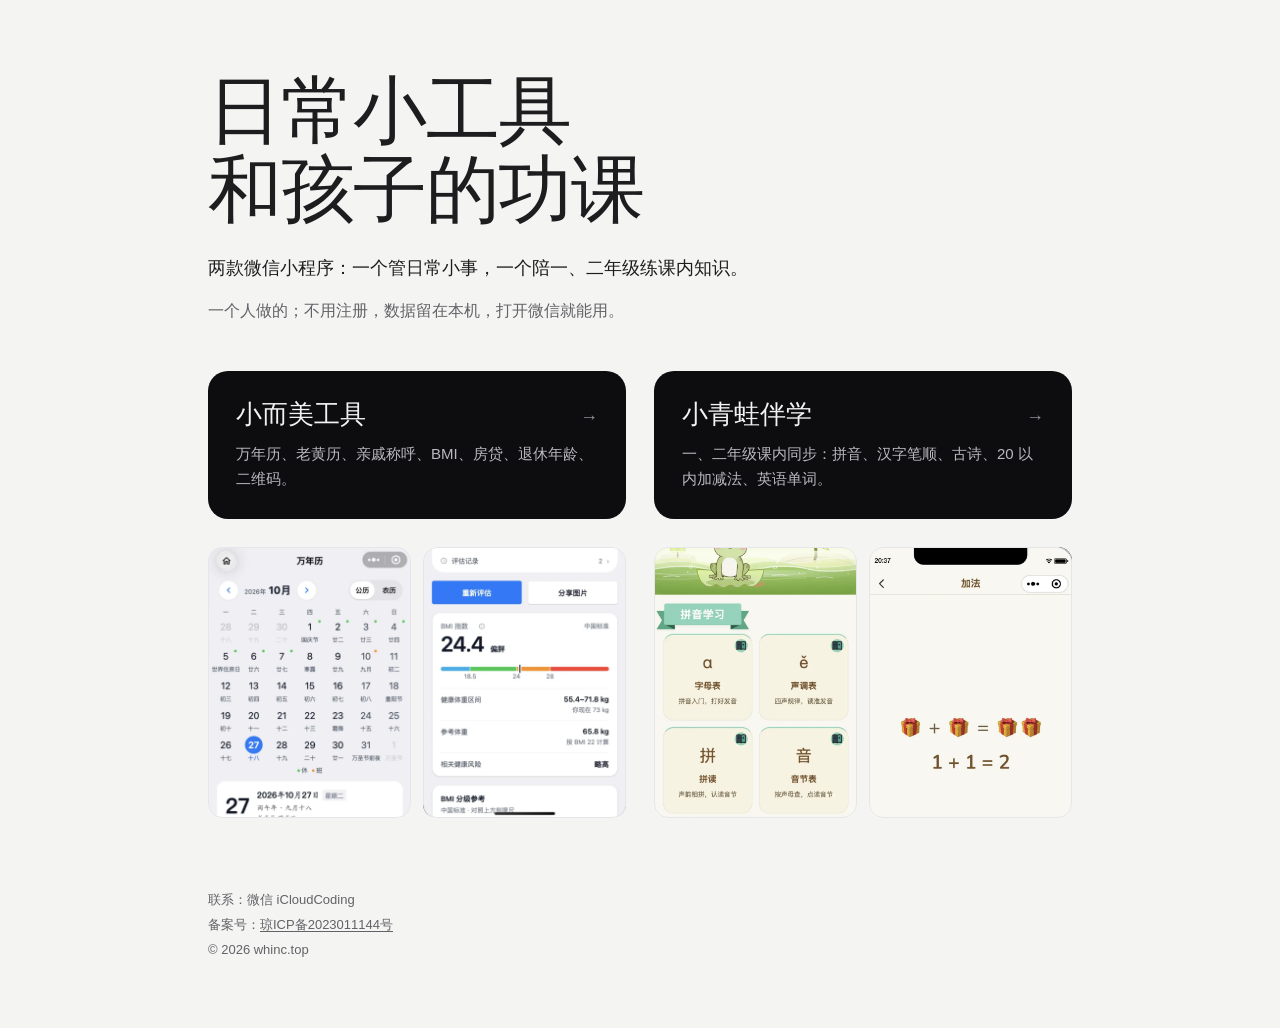
<file: site/index.html>
<!doctype html>
<html lang="zh-CN">
<head>
  <meta charset="utf-8">
  <meta name="viewport" content="width=device-width, initial-scale=1">
  <title>whinc.top — 两款微信小程序：日常小工具与儿童课内练习</title>
  <meta name="description" content="小而美工具管日常小事：万年历、房贷、BMI 等 27 款；小青蛙伴学陪一、二年级练拼音、汉字、古诗与加减法。都无需注册，数据留在本机。">
  <link rel="canonical" href="https://whinc.top/">
  <meta name="robots" content="index,follow">
  <meta name="theme-color" content="#f4f4f2">
  <link rel="icon" href="./xiaoermei/assets/brand/app-icon-144.png" sizes="144x144">
  <link rel="apple-touch-icon" href="./xiaoermei/assets/brand/app-icon-144.png">
  <meta property="og:type" content="website">
  <meta property="og:locale" content="zh_CN">
  <meta property="og:site_name" content="whinc.top">
  <meta property="og:title" content="whinc.top — 两款微信小程序：日常小工具与儿童课内练习">
  <meta property="og:description" content="小而美工具管日常小事：万年历、房贷、BMI 等 27 款；小青蛙伴学陪一、二年级练拼音、汉字、古诗与加减法。都无需注册，数据留在本机。">
  <meta property="og:url" content="https://whinc.top/">
  <meta property="og:image" content="https://whinc.top/xiaoermei/assets/brand/share.jpg">
  <link rel="stylesheet" href="./portal.css">
  <script type="application/ld+json">
  {
    "@context": "https://schema.org",
    "@graph": [
      {
        "@type": "WebSite",
        "@id": "https://whinc.top/#website",
        "url": "https://whinc.top/",
        "name": "whinc.top",
        "description": "两款微信小程序：日常小工具与儿童课内练习。",
        "inLanguage": "zh-CN"
      },
      {
        "@type": "ItemList",
        "name": "作品",
        "itemListElement": [
          {
            "@type": "ListItem",
            "position": 1,
            "name": "小而美工具",
            "url": "https://whinc.top/xiaoermei/"
          },
          {
            "@type": "ListItem",
            "position": 2,
            "name": "小青蛙伴学",
            "url": "https://whinc.top/xiaoqingwa/"
          }
        ]
      }
    ]
  }
  </script>
</head>
<body>
  <main class="page">
    <section class="intro">
      <h1>日常小工具<br>和孩子的功课</h1>
      <p class="lede">两款微信小程序：一个管日常小事，一个陪一、二年级练课内知识。</p>
      <p class="lede-sub">一个人做的；不用注册，数据留在本机，打开微信就能用。</p>
    </section>

    <section class="works" aria-label="作品">
      <h2 class="sr-only">两款小程序</h2>
      <a class="work" href="./xiaoermei/">
        <span class="work-head">
          <span class="work-name">小而美工具</span>
          <span class="work-go" aria-hidden="true">→</span>
        </span>
        <span class="work-desc">万年历、老黄历、亲戚称呼、BMI、房贷、退休年龄、二维码。</span>
      </a>
      <a class="work" href="./xiaoqingwa/">
        <span class="work-head">
          <span class="work-name">小青蛙伴学</span>
          <span class="work-go" aria-hidden="true">→</span>
        </span>
        <span class="work-desc">一、二年级课内同步：拼音、汉字笔顺、古诗、20 以内加减法、英语单词。</span>
      </a>
    </section>

    <div class="shots" role="group" aria-label="两款小程序的界面">
      <h2 class="sr-only">界面预览</h2>
      <div class="shot-group">
        <a class="shot-link" href="./xiaoermei/" aria-label="查看小而美工具">
          <figure data-ui><img src="./xiaoermei/assets/shots/preview-calendar.webp" alt="小而美工具万年历界面：公历农历、假期与节气" width="828" height="1104" decoding="async"></figure>
        </a>
        <a class="shot-link" href="./xiaoermei/" aria-label="查看小而美工具">
          <figure data-ui><img src="./xiaoermei/assets/shots/preview-bmi.webp" alt="小而美工具儿童身高体重界面：0–7 岁生长水平" width="828" height="1104" decoding="async"></figure>
        </a>
      </div>
      <div class="shot-group">
        <a class="shot-link" href="./xiaoqingwa/" aria-label="查看小青蛙伴学">
          <figure data-ui><img src="./xiaoqingwa/assets/shots/preview-home.webp" alt="小青蛙伴学首页：语文、数学、英语三个学习板块" width="698" height="930" decoding="async"></figure>
        </a>
        <a class="shot-link" href="./xiaoqingwa/" aria-label="查看小青蛙伴学">
          <figure data-ui><img src="./xiaoqingwa/assets/shots/preview-add.webp" alt="小青蛙伴学加法学习页：用图形演示加法" width="698" height="930" decoding="async"></figure>
        </a>
      </div>
    </div>

    <footer class="foot">
      <p>联系：微信 iCloudCoding</p>
      <p>备案号：<a class="icp" href="https://beian.miit.gov.cn/" target="_blank" rel="noopener">琼ICP备2023011144号</a></p>
      <p>© 2026 whinc.top</p>
    </footer>
  </main>
</body>
</html>
</file>
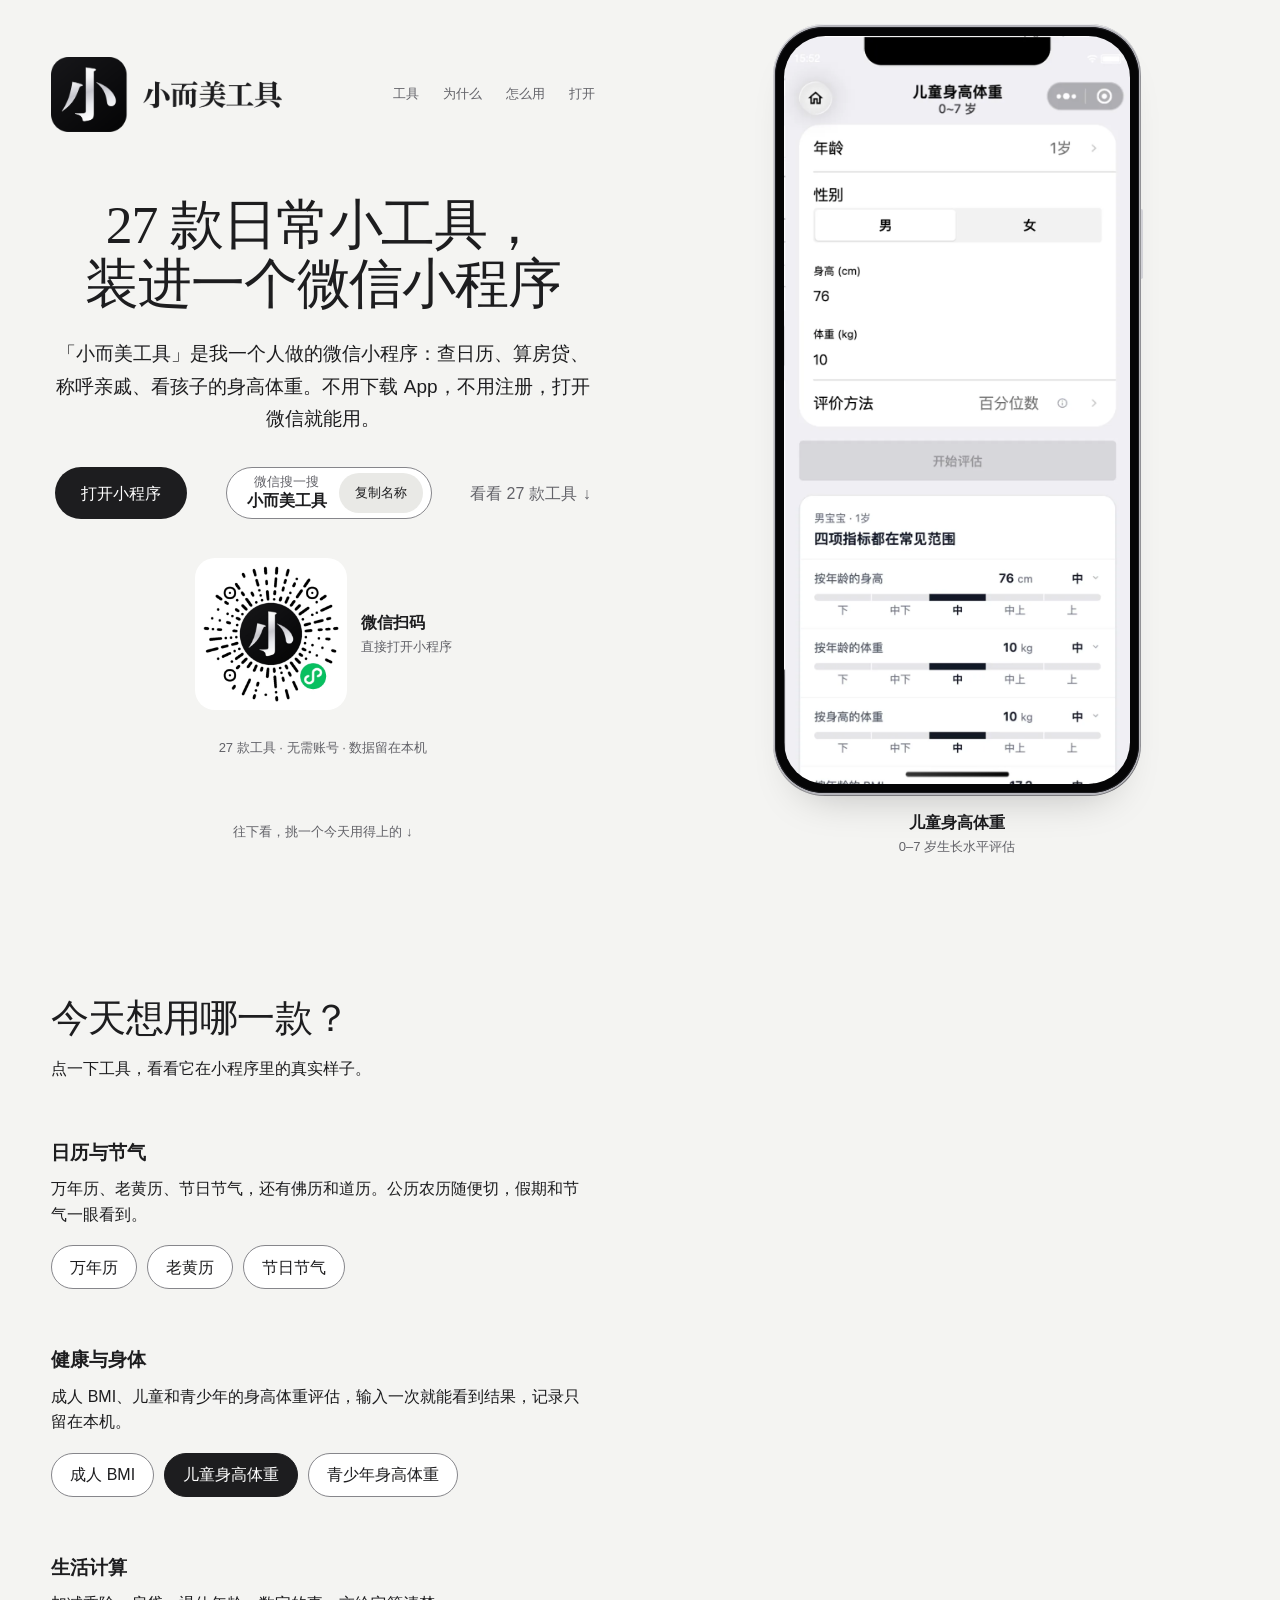
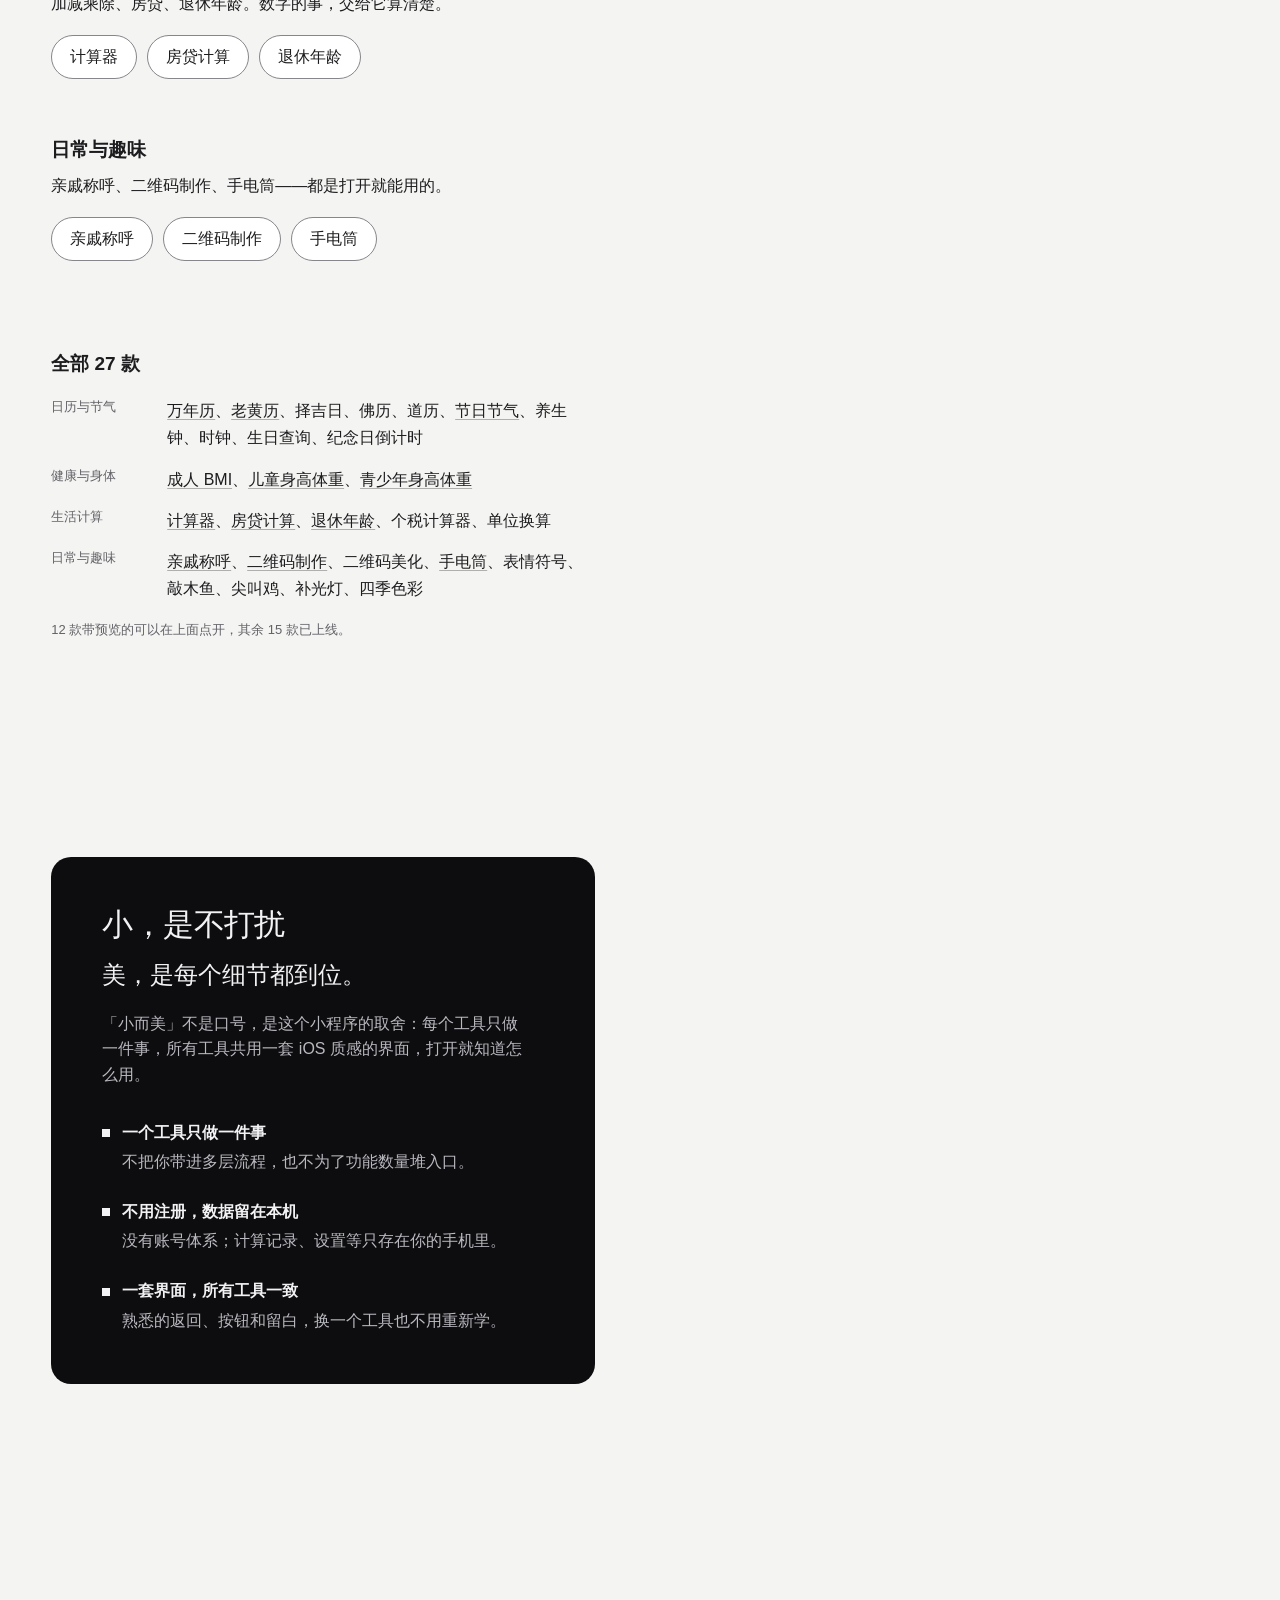
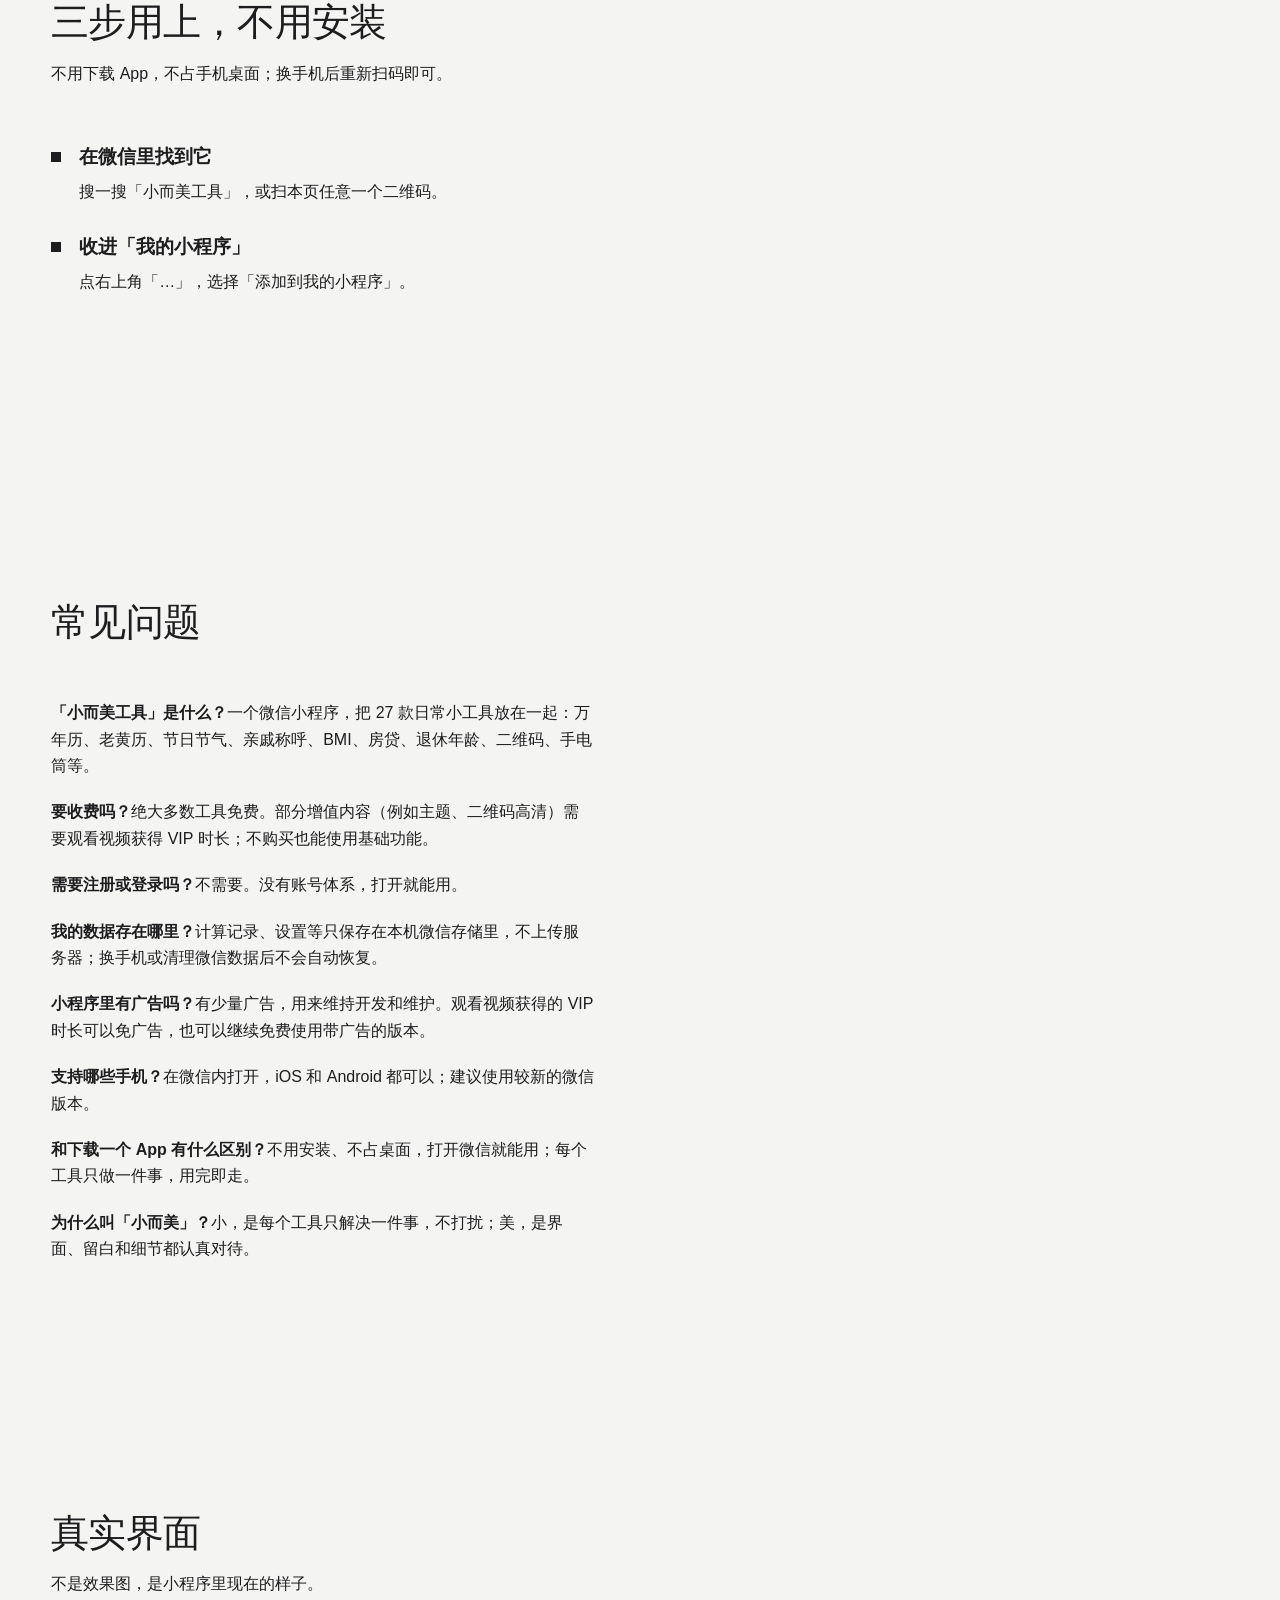
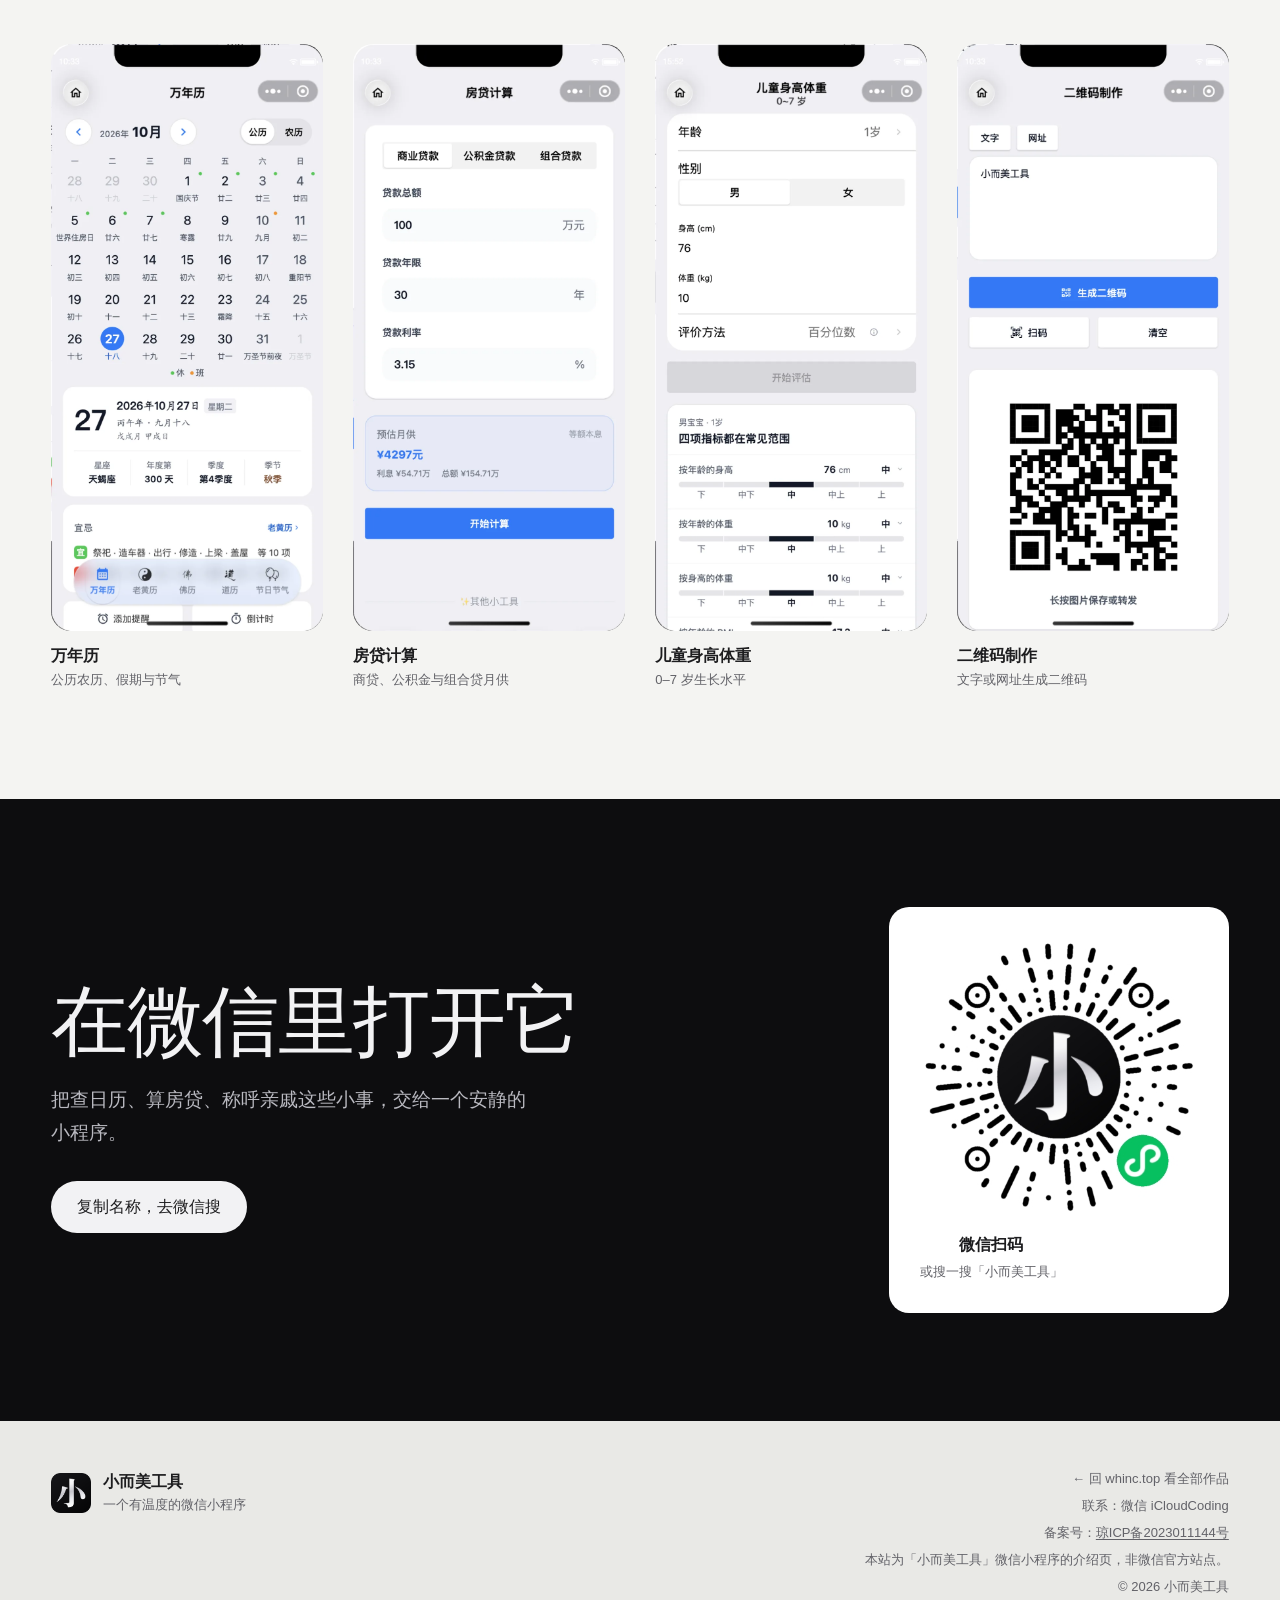
<file: site/xiaoermei/index.html>
<!doctype html>
<html lang="zh-CN">
<head>
  <meta charset="utf-8">
  <meta name="viewport" content="width=device-width, initial-scale=1">
  <title>小而美工具 - 27 款日常小工具微信小程序｜万年历·亲戚称呼·BMI·房贷</title>
  <meta name="description" content="小而美工具是一个微信小程序，集合万年历、老黄历、节日节气、亲戚称呼、BMI、房贷、退休年龄、二维码等 27 款日常工具。无需注册登录，数据留在本机，打开即用。">
  <link rel="canonical" href="https://whinc.top/xiaoermei/">
  <meta name="robots" content="index,follow,max-image-preview:large">
  <meta name="theme-color" content="#f4f4f2">
  <link rel="icon" href="./assets/brand/app-icon-144.png" sizes="144x144">
  <link rel="apple-touch-icon" href="./assets/brand/app-icon-144.png">
  <meta property="og:type" content="website">
  <meta property="og:locale" content="zh_CN">
  <meta property="og:site_name" content="小而美工具">
  <meta property="og:title" content="小而美工具 - 27 款日常小工具微信小程序">
  <meta property="og:description" content="万年历、老黄历、亲戚称呼、BMI、房贷、退休年龄、二维码等 27 款日常工具。无需注册登录，数据留在本机，打开即用。">
  <meta property="og:url" content="https://whinc.top/xiaoermei/">
  <meta property="og:image" content="https://whinc.top/xiaoermei/assets/brand/share.jpg">
  <meta property="og:image:width" content="500">
  <meta property="og:image:height" content="400">
  <meta name="twitter:card" content="summary_large_image">
  <meta name="twitter:title" content="小而美工具 - 27 款日常小工具微信小程序">
  <meta name="twitter:description" content="万年历、老黄历、亲戚称呼、BMI、房贷、退休年龄、二维码等 27 款日常工具。无需注册登录，数据留在本机。">
  <meta name="twitter:image" content="https://whinc.top/xiaoermei/assets/brand/share.jpg">
  <link rel="preload" as="image" href="./assets/shots/calendar.webp" fetchpriority="high">
  <link rel="stylesheet" href="./styles.css">
  <script type="application/ld+json">
  {
    "@context": "https://schema.org",
    "@graph": [
      {
        "@type": "WebSite",
        "@id": "https://whinc.top/#website",
        "url": "https://whinc.top/xiaoermei/",
        "name": "小而美工具",
        "description": "一个微信小程序，集合 27 款日常小工具。",
        "inLanguage": "zh-CN"
      },
      {
        "@type": "SoftwareApplication",
        "@id": "https://whinc.top/xiaoermei/#app",
        "name": "小而美工具",
        "url": "https://whinc.top/xiaoermei/",
        "image": "https://whinc.top/xiaoermei/assets/brand/share.jpg",
        "applicationCategory": "UtilitiesApplication",
        "operatingSystem": "微信小程序",
        "description": "集合万年历、老黄历、节日节气、亲戚称呼、BMI、房贷、退休年龄、二维码等 27 款日常工具的微信小程序。",
        "isAccessibleForFree": true,
        "offers": {
          "@type": "Offer",
          "price": "0",
          "priceCurrency": "CNY"
        },
        "featureList": [
          "万年历",
          "老黄历",
          "节日节气",
          "亲戚称呼",
          "成人 BMI",
          "儿童身高体重",
          "青少年身高体重",
          "计算器",
          "房贷",
          "退休年龄",
          "二维码制作",
          "手电筒"
        ]
      },
      {
        "@type": "FAQPage",
        "@id": "https://whinc.top/xiaoermei/#faq",
        "mainEntity": [
          {
            "@type": "Question",
            "name": "「小而美工具」是什么？",
            "acceptedAnswer": {
              "@type": "Answer",
              "text": "一个微信小程序，把 27 款日常小工具放在一起：万年历、老黄历、节日节气、亲戚称呼、BMI、房贷、退休年龄、二维码、手电筒等。"
            }
          },
          {
            "@type": "Question",
            "name": "要收费吗？",
            "acceptedAnswer": {
              "@type": "Answer",
              "text": "绝大多数工具免费。部分增值内容（例如主题、二维码高清）需要观看视频获得 VIP 时长；不购买也能使用基础功能。"
            }
          },
          {
            "@type": "Question",
            "name": "需要注册或登录吗？",
            "acceptedAnswer": {
              "@type": "Answer",
              "text": "不需要。没有账号体系，打开就能用。"
            }
          },
          {
            "@type": "Question",
            "name": "我的数据存在哪里？",
            "acceptedAnswer": {
              "@type": "Answer",
              "text": "计算记录、设置等只保存在本机微信存储里，不上传服务器；换手机或清理微信数据后不会自动恢复。"
            }
          },
          {
            "@type": "Question",
            "name": "小程序里有广告吗？",
            "acceptedAnswer": {
              "@type": "Answer",
              "text": "有少量广告，用来维持开发和维护。观看视频获得的 VIP 时长可以免广告，也可以继续免费使用带广告的版本。"
            }
          },
          {
            "@type": "Question",
            "name": "支持哪些手机？",
            "acceptedAnswer": {
              "@type": "Answer",
              "text": "在微信内打开，iOS 和 Android 都可以；建议使用较新的微信版本。"
            }
          },
          {
            "@type": "Question",
            "name": "和下载一个 App 有什么区别？",
            "acceptedAnswer": {
              "@type": "Answer",
              "text": "不用安装、不占桌面，打开微信就能用；每个工具只做一件事，用完即走。"
            }
          },
          {
            "@type": "Question",
            "name": "为什么叫「小而美」？",
            "acceptedAnswer": {
              "@type": "Answer",
              "text": "小，是每个工具只解决一件事，不打扰；美，是界面、留白和细节都认真对待。"
            }
          }
        ]
      }
    ]
  }
  </script>
</head>
<body>
  <a class="skip" href="#main">跳到正文</a>

  <div class="split">
    <main id="main" class="reading">
      <section class="hero" aria-labelledby="hero-title">
        <div class="hero-top">
          <img class="lockup" src="./assets/brand/lockup.png" alt="小而美工具" width="1200" height="393">
          <nav class="page-nav" aria-label="页面导航">
            <a href="#tools">工具</a>
            <a href="#why">为什么</a>
            <a href="#how">怎么用</a>
            <a href="#open">打开</a>
          </nav>
        </div>
        <div class="hero-body">
          <h1 id="hero-title">27 款日常小工具，<br>装进一个微信小程序</h1>
          <p class="lead">「小而美工具」是我一个人做的微信小程序：查日历、算房贷、称呼亲戚、看孩子的身高体重。不用下载 App，不用注册，打开微信就能用。</p>
          <div class="hero-actions">
            <button type="button" class="button" data-open-mini aria-haspopup="dialog" aria-expanded="false">打开小程序</button>
            <div class="search-pill">
              <span class="search-group">
                <span class="search-label">微信搜一搜</span>
                <strong>小而美工具</strong>
              </span>
              <button type="button" class="search-copy" id="copy-hero">复制名称</button>
              <span class="copy-status" id="copy-hero-status" role="status" aria-live="polite"></span>
            </div>
            <a class="text-link" href="#tools">看看 27 款工具 <span aria-hidden="true">↓</span></a>
            <button type="button" class="qr-inline" data-open-mini aria-haspopup="dialog" aria-expanded="false">
              <img src="./assets/brand/qrcode.png" alt="小而美工具微信小程序码，扫码打开" width="430" height="430">
              <span class="qr-cap">
                <strong class="only-desktop">微信扫码</strong>
                <strong class="only-mobile">长按识别</strong>
                <span class="only-desktop">直接打开小程序</span>
                <span class="only-mobile">或搜「小而美工具」</span>
              </span>
            </button>
          </div>
          <p class="facts">27 款工具 · 无需账号 · 数据留在本机</p>
        </div>
        <p class="scroll-note">往下看，挑一个今天用得上的 <span aria-hidden="true">↓</span></p>
      </section>

      <section id="tools" class="section" aria-labelledby="tools-title">
        <header class="section-head" data-reveal>
          <h2 id="tools-title">今天想用哪一款？</h2>
          <p>点一下工具，看看它在小程序里的真实样子。</p>
        </header>

        <div class="mobile-stage" data-stage aria-hidden="true">
          <div class="device" data-ui>
            <div class="device-body">
              <div class="stage-shot">
                <img class="shot is-active" src="./assets/shots/calendar.webp" alt="" width="828" height="1792" loading="lazy" decoding="async">
                <img class="shot" alt="" width="828" height="1792" loading="lazy" decoding="async">
              </div>
            </div>
          </div>
          <div class="mobile-stage-foot"><strong data-stage-title>万年历</strong><span data-stage-note>公历农历、假期与节气</span></div>
        </div>

        <div class="tool-groups" data-reveal-group>
          <article class="tool-group" data-reveal>
            <h3>日历与节气</h3>
            <p>万年历、老黄历、节日节气，还有佛历和道历。公历农历随便切，假期和节气一眼看到。</p>
            <div class="chips" role="group" aria-label="日历与节气工具">
              <button type="button" class="chip is-active" aria-pressed="true" data-shot="./assets/shots/calendar.webp" data-title="万年历" data-note="公历农历、假期与节气" data-alt="万年历界面：公历农历与假期">万年历</button>
              <button type="button" class="chip" aria-pressed="false" data-shot="./assets/shots/calendar_lunar.webp" data-title="老黄历" data-note="每日宜忌与农历信息" data-alt="老黄历界面：每日宜忌与农历信息">老黄历</button>
              <button type="button" class="chip" aria-pressed="false" data-shot="./assets/shots/calendar_query.webp" data-title="节日节气" data-note="节日、节气与放假安排" data-alt="节日节气界面：节日与节气查询">节日节气</button>
            </div>
          </article>

          <article class="tool-group" data-reveal>
            <h3>健康与身体</h3>
            <p>成人 BMI、儿童和青少年的身高体重评估，输入一次就能看到结果，记录只留在本机。</p>
            <div class="chips" role="group" aria-label="健康与身体工具">
              <button type="button" class="chip" aria-pressed="false" data-shot="./assets/shots/bmi_adult.webp" data-title="成人 BMI" data-note="输入身高体重，算出 BMI 与范围" data-alt="成人 BMI 界面：身高体重与结果">成人 BMI</button>
              <button type="button" class="chip" aria-pressed="false" data-shot="./assets/shots/bmi_child.webp" data-title="儿童身高体重" data-note="0–7 岁生长水平评估" data-alt="儿童身高体重界面：生长水平评估">儿童身高体重</button>
              <button type="button" class="chip" aria-pressed="false" data-shot="./assets/shots/bmi_teenager.webp" data-title="青少年身高体重" data-note="7–18 岁发育等级与遗传身高" data-alt="青少年身高体重界面：发育等级与遗传身高">青少年身高体重</button>
            </div>
          </article>

          <article class="tool-group" data-reveal>
            <h3>生活计算</h3>
            <p>加减乘除、房贷、退休年龄。数字的事，交给它算清楚。</p>
            <div class="chips" role="group" aria-label="生活计算工具">
              <button type="button" class="chip" aria-pressed="false" data-shot="./assets/shots/basic.webp" data-title="计算器" data-note="加减乘除、括号与历史记录" data-alt="计算器界面：按键与历史记录">计算器</button>
              <button type="button" class="chip" aria-pressed="false" data-shot="./assets/shots/mortgage.webp" data-title="房贷计算" data-note="商贷、公积金与组合贷月供" data-alt="房贷计算界面：贷款金额与月供结果">房贷计算</button>
              <button type="button" class="chip" aria-pressed="false" data-shot="./assets/shots/calc_retirement_age.webp" data-title="退休年龄" data-note="按出生年月测算退休时间" data-alt="退休年龄界面：出生年月与测算结果">退休年龄</button>
            </div>
          </article>

          <article class="tool-group" data-reveal>
            <h3>日常与趣味</h3>
            <p>亲戚称呼、二维码制作、手电筒——都是打开就能用的。</p>
            <div class="chips" role="group" aria-label="日常查询工具">
              <button type="button" class="chip" aria-pressed="false" data-shot="./assets/shots/relationship.webp" data-title="亲戚称呼" data-note="输入关系，算出该叫什么" data-alt="亲戚称呼界面：关系输入与称呼结果">亲戚称呼</button>
              <button type="button" class="chip" aria-pressed="false" data-shot="./assets/shots/qrcode.webp" data-title="二维码制作" data-note="生成并美化二维码" data-alt="二维码制作界面：二维码生成与美化">二维码制作</button>
              <button type="button" class="chip" aria-pressed="false" data-shot="./assets/shots/torch.webp" data-title="手电筒" data-note="一触即亮的补光工具" data-alt="手电筒界面：补光开关">手电筒</button>
            </div>
          </article>
        </div>

        <div class="tool-index" data-reveal>
          <h3>全部 27 款</h3>
          <dl>
            <div><dt>日历与节气</dt><dd><button type="button" class="tool-link" data-shot="./assets/shots/calendar.webp" data-title="万年历" data-note="公历农历、假期与节气" data-alt="万年历界面：公历农历与假期">万年历</button>、<button type="button" class="tool-link" data-shot="./assets/shots/calendar_lunar.webp" data-title="老黄历" data-note="每日宜忌与农历信息" data-alt="老黄历界面：每日宜忌与农历信息">老黄历</button>、择吉日、佛历、道历、<button type="button" class="tool-link" data-shot="./assets/shots/calendar_query.webp" data-title="节日节气" data-note="节日、节气与放假安排" data-alt="节日节气界面：节日与节气查询">节日节气</button>、养生钟、时钟、生日查询、纪念日倒计时</dd></div>
            <div><dt>健康与身体</dt><dd><button type="button" class="tool-link" data-shot="./assets/shots/bmi_adult.webp" data-title="成人 BMI" data-note="输入身高体重，算出 BMI 与范围" data-alt="成人 BMI 界面：身高体重与结果">成人 BMI</button>、<button type="button" class="tool-link" data-shot="./assets/shots/bmi_child.webp" data-title="儿童身高体重" data-note="0–7 岁生长水平评估" data-alt="儿童身高体重界面：生长水平评估">儿童身高体重</button>、<button type="button" class="tool-link" data-shot="./assets/shots/bmi_teenager.webp" data-title="青少年身高体重" data-note="7–18 岁发育等级与遗传身高" data-alt="青少年身高体重界面：发育等级与遗传身高">青少年身高体重</button></dd></div>
            <div><dt>生活计算</dt><dd><button type="button" class="tool-link" data-shot="./assets/shots/basic.webp" data-title="计算器" data-note="加减乘除、括号与历史记录" data-alt="计算器界面：按键与历史记录">计算器</button>、<button type="button" class="tool-link" data-shot="./assets/shots/mortgage.webp" data-title="房贷计算" data-note="商贷、公积金与组合贷月供" data-alt="房贷计算界面：贷款金额与月供结果">房贷计算</button>、<button type="button" class="tool-link" data-shot="./assets/shots/calc_retirement_age.webp" data-title="退休年龄" data-note="按出生年月测算退休时间" data-alt="退休年龄界面：出生年月与测算结果">退休年龄</button>、个税计算器、单位换算</dd></div>
            <div><dt>日常与趣味</dt><dd><button type="button" class="tool-link" data-shot="./assets/shots/relationship.webp" data-title="亲戚称呼" data-note="输入关系，算出该叫什么" data-alt="亲戚称呼界面：关系输入与称呼结果">亲戚称呼</button>、<button type="button" class="tool-link" data-shot="./assets/shots/qrcode.webp" data-title="二维码制作" data-note="生成并美化二维码" data-alt="二维码制作界面：二维码生成与美化">二维码制作</button>、二维码美化、<button type="button" class="tool-link" data-shot="./assets/shots/torch.webp" data-title="手电筒" data-note="一触即亮的补光工具" data-alt="手电筒界面：补光开关">手电筒</button>、表情符号、敲木鱼、尖叫鸡、补光灯、四季色彩</dd></div>
          </dl>
          <p class="tool-index-note">12 款带预览的可以在上面点开，其余 15 款已上线。</p>
        </div>
      </section>

      <section id="why" class="section" aria-labelledby="why-title" data-stage-shot="./assets/shots/calendar_lunar.webp" data-stage-title="老黄历" data-stage-note="每日宜忌与农历信息" data-stage-alt="老黄历界面：每日宜忌与农历信息">
        <div class="panel-dark" data-reveal>
          <h2 id="why-title">小，是不打扰</h2>
          <p class="statement">美，是每个细节都到位。</p>
          <p>「小而美」不是口号，是这个小程序的取舍：每个工具只做一件事，所有工具共用一套 iOS 质感的界面，打开就知道怎么用。</p>
          <ul class="principles">
            <li><strong>一个工具只做一件事</strong><span>不把你带进多层流程，也不为了功能数量堆入口。</span></li>
            <li><strong>不用注册，数据留在本机</strong><span>没有账号体系；计算记录、设置等只存在你的手机里。</span></li>
            <li><strong>一套界面，所有工具一致</strong><span>熟悉的返回、按钮和留白，换一个工具也不用重新学。</span></li>
          </ul>
        </div>
      </section>

      <section id="how" class="section" aria-labelledby="how-title" data-stage-shot="./assets/shots/qrcode.webp" data-stage-title="二维码制作" data-stage-note="生成并美化二维码" data-stage-alt="二维码制作界面：二维码生成与美化">
        <header class="section-head" data-reveal>
          <h2 id="how-title">三步用上，不用安装</h2>
          <p>不用下载 App，不占手机桌面；换手机后重新扫码即可。</p>
        </header>
        <ol class="steps" data-reveal-group>
          <li data-reveal>
            <h3>在微信里找到它</h3>
            <p>搜一搜「小而美工具」，或扫本页任意一个二维码。</p>
          </li>
          <li data-reveal>
            <h3>收进「我的小程序」</h3>
            <p>点右上角「…」，选择「添加到我的小程序」。</p>
          </li>
          <li data-reveal>
            <h3>下次下拉就打开</h3>
            <p>在微信首页下拉，从「我的小程序」里直接进来。</p>
          </li>
        </ol>
      </section>

      <section id="faq" class="section" aria-labelledby="faq-title" data-stage-shot="./assets/shots/bmi_child.webp" data-stage-title="儿童身高体重" data-stage-note="0–7 岁生长水平评估" data-stage-alt="儿童身高体重界面：生长水平评估">
        <header class="section-head" data-reveal>
          <h2 id="faq-title">常见问题</h2>
        </header>
        <div class="faq" data-reveal>
          <p><strong>「小而美工具」是什么？</strong>一个微信小程序，把 27 款日常小工具放在一起：万年历、老黄历、节日节气、亲戚称呼、BMI、房贷、退休年龄、二维码、手电筒等。</p>
          <p><strong>要收费吗？</strong>绝大多数工具免费。部分增值内容（例如主题、二维码高清）需要观看视频获得 VIP 时长；不购买也能使用基础功能。</p>
          <p><strong>需要注册或登录吗？</strong>不需要。没有账号体系，打开就能用。</p>
          <p><strong>我的数据存在哪里？</strong>计算记录、设置等只保存在本机微信存储里，不上传服务器；换手机或清理微信数据后不会自动恢复。</p>
          <p><strong>小程序里有广告吗？</strong>有少量广告，用来维持开发和维护。观看视频获得的 VIP 时长可以免广告，也可以继续免费使用带广告的版本。</p>
          <p><strong>支持哪些手机？</strong>在微信内打开，iOS 和 Android 都可以；建议使用较新的微信版本。</p>
          <p><strong>和下载一个 App 有什么区别？</strong>不用安装、不占桌面，打开微信就能用；每个工具只做一件事，用完即走。</p>
          <p><strong>为什么叫「小而美」？</strong>小，是每个工具只解决一件事，不打扰；美，是界面、留白和细节都认真对待。</p>
        </div>
      </section>
    </main>

    <aside class="stage" aria-label="小程序界面预览">
      <div class="device" data-ui>
        <div class="device-body">
          <div class="stage-shot" data-stage data-ui>
            <img class="shot is-active" src="./assets/shots/calendar.webp" alt="万年历界面：公历农历与假期" width="828" height="1792" fetchpriority="high" decoding="async">
            <img class="shot" alt="" width="828" height="1792" loading="lazy" decoding="async">
          </div>
        </div>
      </div>
      <div class="stage-foot" aria-live="polite">
        <strong data-stage-title>万年历</strong>
        <span data-stage-note>公历农历、假期与节气</span>
      </div>
    </aside>
  </div>

  <section class="strip" aria-labelledby="strip-title">
    <div class="strip-head" data-reveal>
      <h2 id="strip-title">真实界面</h2>
      <p>不是效果图，是小程序里现在的样子。</p>
    </div>
    <div class="strip-track" data-reveal-group>
      <figure data-reveal>
        <img src="./assets/shots/calendar.webp" alt="万年历界面：公历农历、假期与节气" width="828" height="1792" loading="lazy" decoding="async">
        <figcaption><strong>万年历</strong><span>公历农历、假期与节气</span></figcaption>
      </figure>
      <figure data-reveal>
        <img src="./assets/shots/mortgage.webp" alt="房贷计算界面：贷款金额、年限、利率与预估月供" width="828" height="1792" loading="lazy" decoding="async">
        <figcaption><strong>房贷计算</strong><span>商贷、公积金与组合贷月供</span></figcaption>
      </figure>
      <figure data-reveal>
        <img src="./assets/shots/bmi_child.webp" alt="儿童身高体重界面：0–7 岁生长水平评估" width="828" height="1792" loading="lazy" decoding="async">
        <figcaption><strong>儿童身高体重</strong><span>0–7 岁生长水平</span></figcaption>
      </figure>
      <figure data-reveal>
        <img src="./assets/shots/qrcode.webp" alt="二维码制作界面：输入文字并生成二维码" width="828" height="1792" loading="lazy" decoding="async">
        <figcaption><strong>二维码制作</strong><span>文字或网址生成二维码</span></figcaption>
      </figure>
    </div>
  </section>

  <section id="open" class="cta" aria-labelledby="cta-title">
    <div class="cta-inner">
      <div class="cta-copy" data-reveal>
        <h2 id="cta-title">在微信里打开它</h2>
        <p>把查日历、算房贷、称呼亲戚这些小事，交给一个安静的小程序。</p>
        <button type="button" class="button button-light" id="copy-name">复制名称，去微信搜</button>
        <span class="copy-status" id="copy-status" role="status" aria-live="polite"></span>
      </div>
      <button type="button" class="cta-qr" data-reveal data-open-mini aria-haspopup="dialog" aria-expanded="false">
        <img src="./assets/brand/qrcode.png" alt="小而美工具微信小程序码，扫码打开" width="430" height="430" loading="lazy" decoding="async">
        <span class="cta-qr-cap">
          <strong class="only-desktop">微信扫码</strong>
          <strong class="only-mobile">长按识别</strong>
          <span>或搜一搜「小而美工具」</span>
        </span>
      </button>
    </div>
  </section>

  <footer class="footer">
    <div class="footer-inner">
      <div class="footer-brand">
        <img src="./assets/brand/mark.png" alt="" width="288" height="288" loading="lazy" decoding="async">
        <div><strong>小而美工具</strong><span>一个有温度的微信小程序</span></div>
      </div>
      <div class="footer-meta">
        <p><a href="../">← 回 whinc.top 看全部作品</a></p>
        <p>联系：微信 iCloudCoding</p>
        <p>备案号：<a class="icp" href="https://beian.miit.gov.cn/" target="_blank" rel="noopener">琼ICP备2023011144号</a></p>
        <p>本站为「小而美工具」微信小程序的介绍页，非微信官方站点。</p>
        <p>© 2026 小而美工具</p>
      </div>
    </div>
  </footer>

  <div class="mini-modal" data-mini-modal hidden>
    <div class="mini-modal-backdrop" data-close-mini></div>
    <div class="mini-modal-card" role="dialog" aria-modal="true" aria-labelledby="mini-modal-title" tabindex="-1">
      <h2 id="mini-modal-title">在微信里打开</h2>
      <p class="mini-modal-lead">扫码，或复制名称去微信搜一搜。</p>
      <img class="mini-modal-qr" src="./assets/brand/qrcode.png" alt="小而美工具微信小程序码" width="430" height="430">
      <div class="mini-modal-actions">
        <button type="button" class="button" data-copy-mini>复制名称</button>
        <button type="button" class="button button-ghost" data-close-mini>关闭</button>
      </div>
      <p class="mini-modal-status" role="status" aria-live="polite"></p>
    </div>
  </div>

  <script src="./main.js" defer></script>
</body>
</html>
</file>
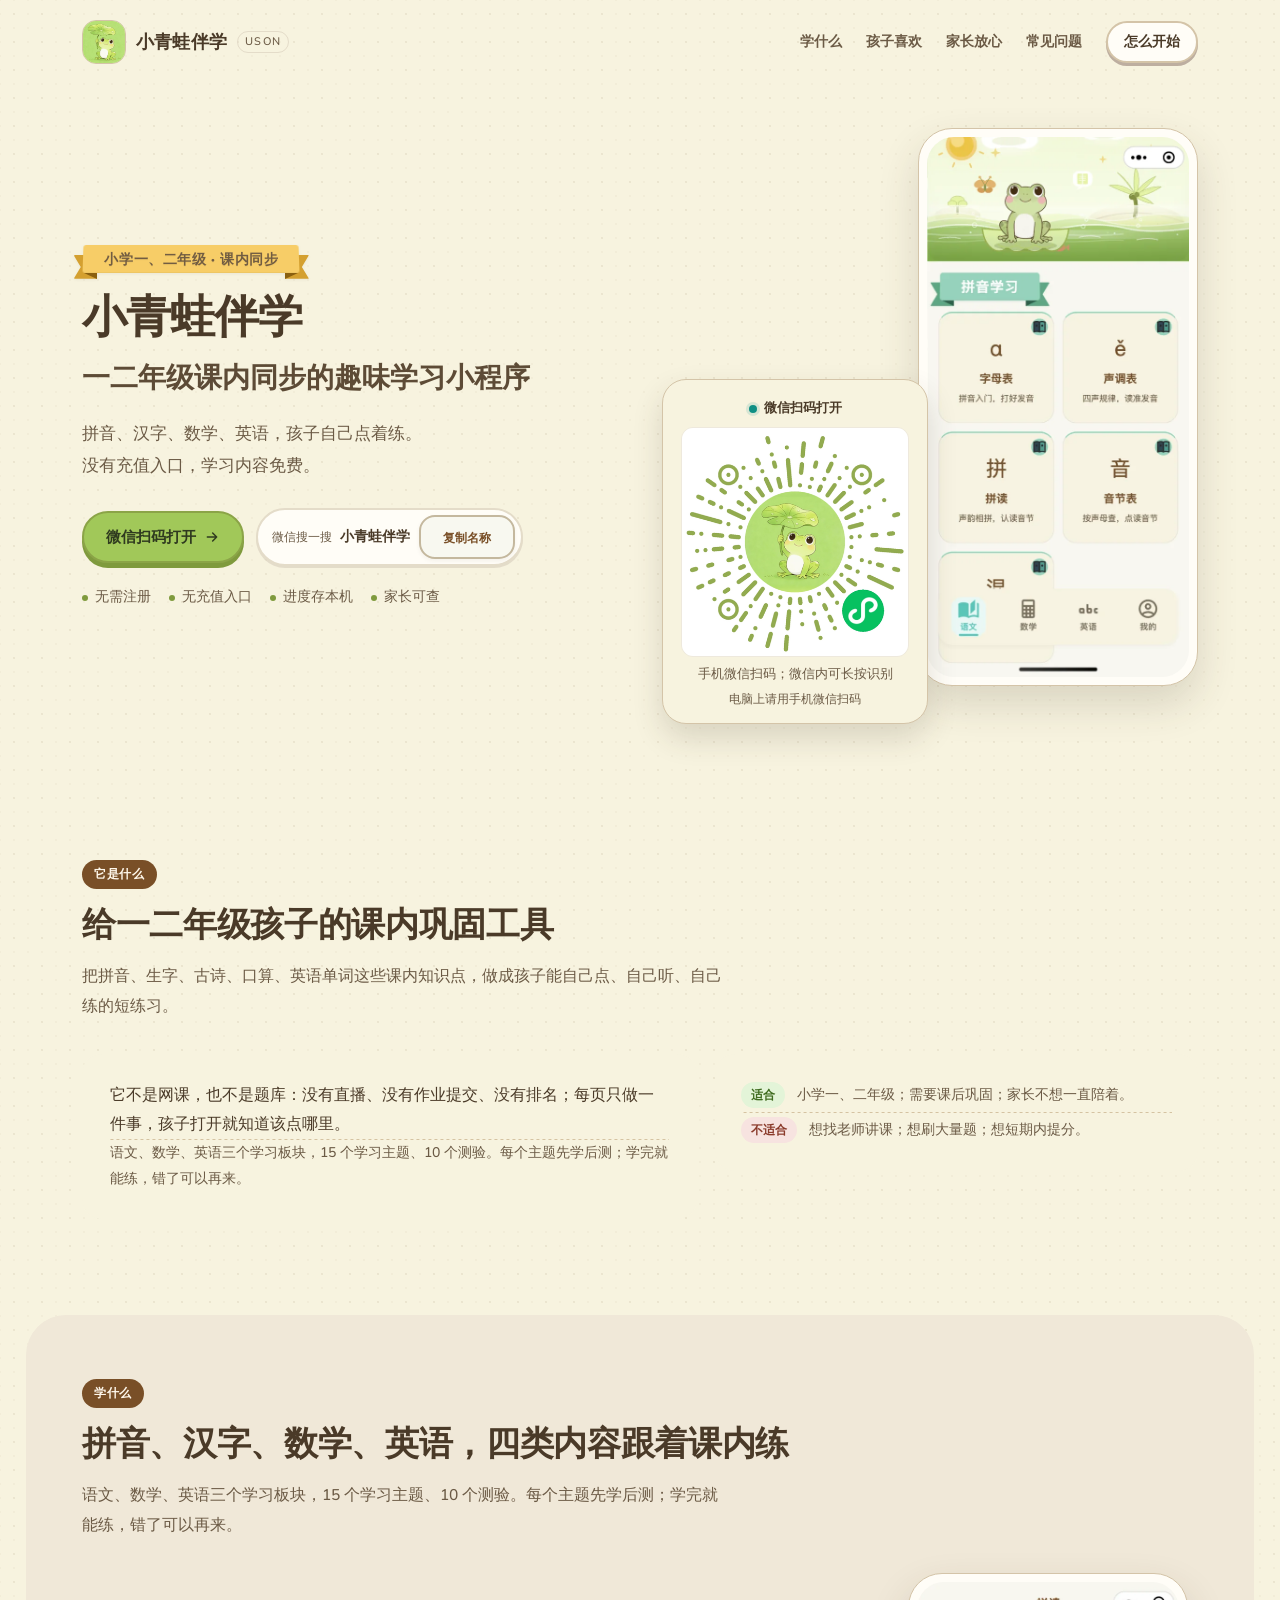
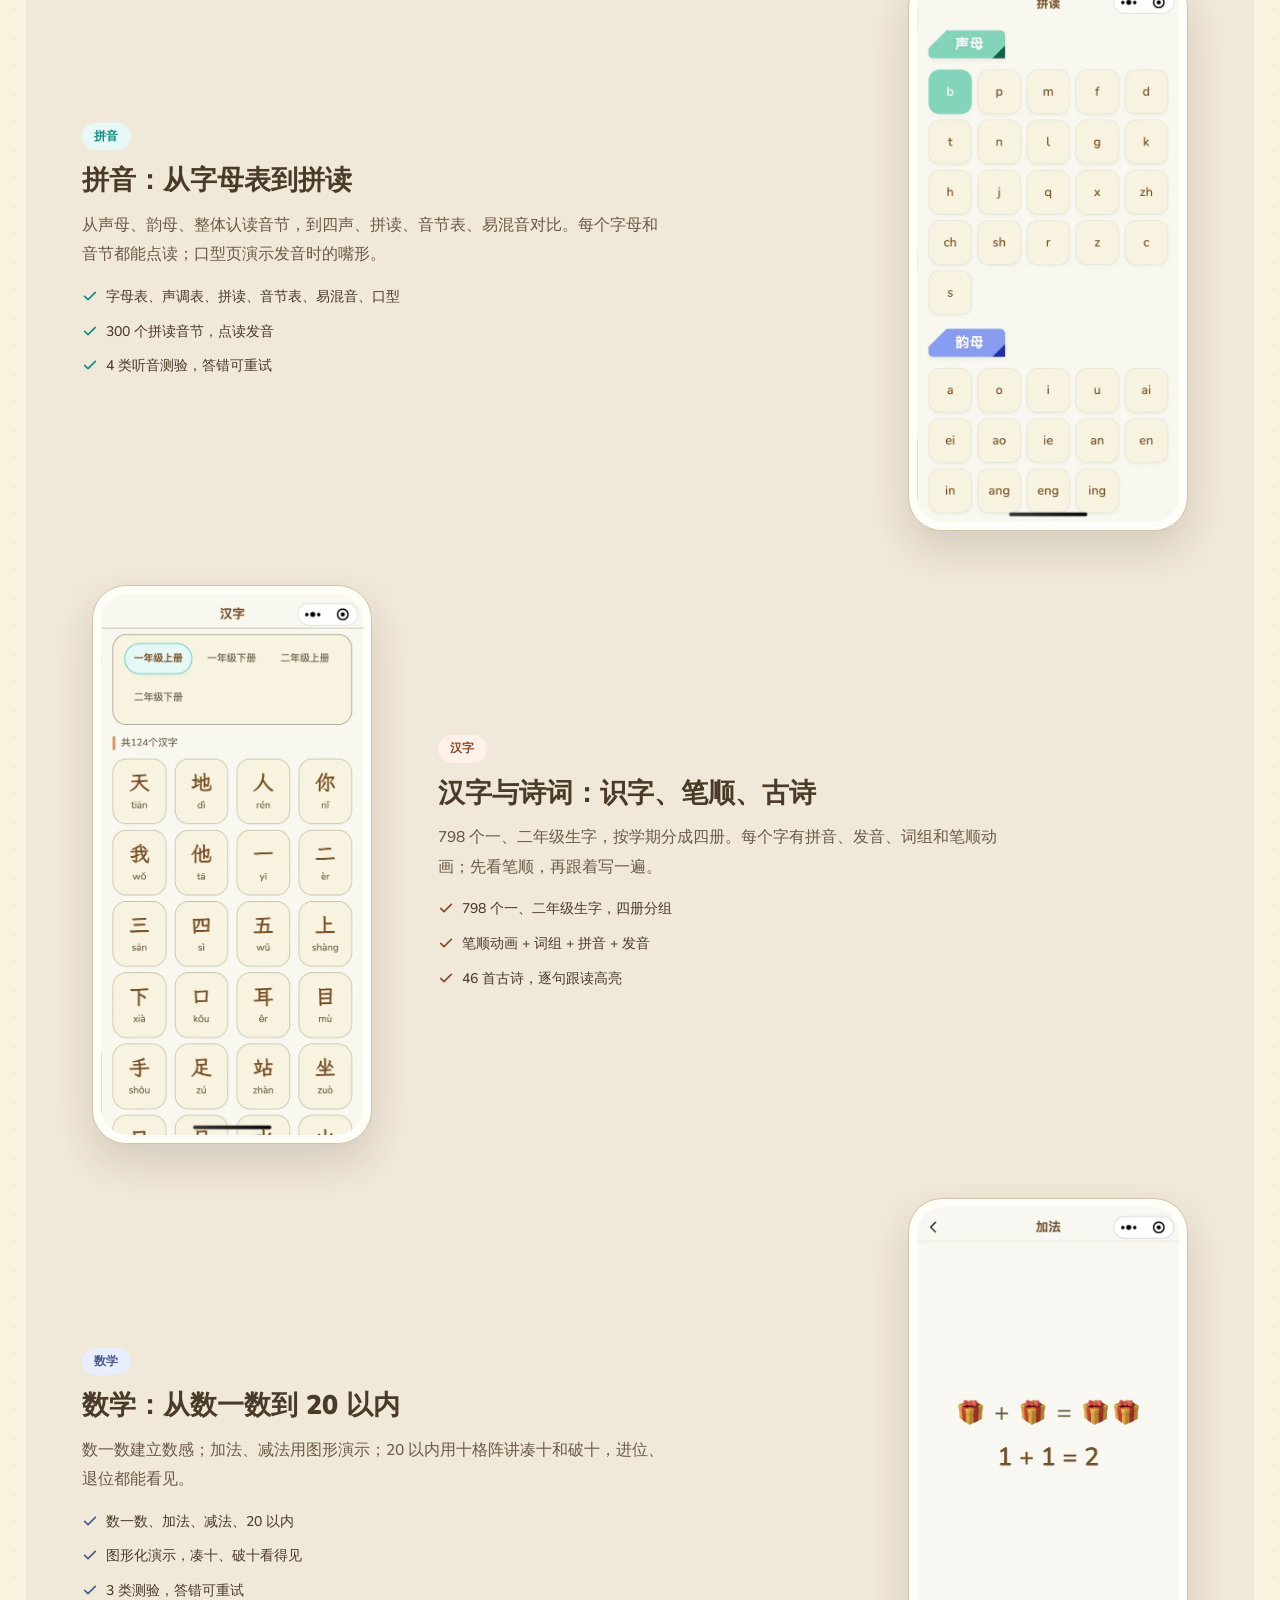
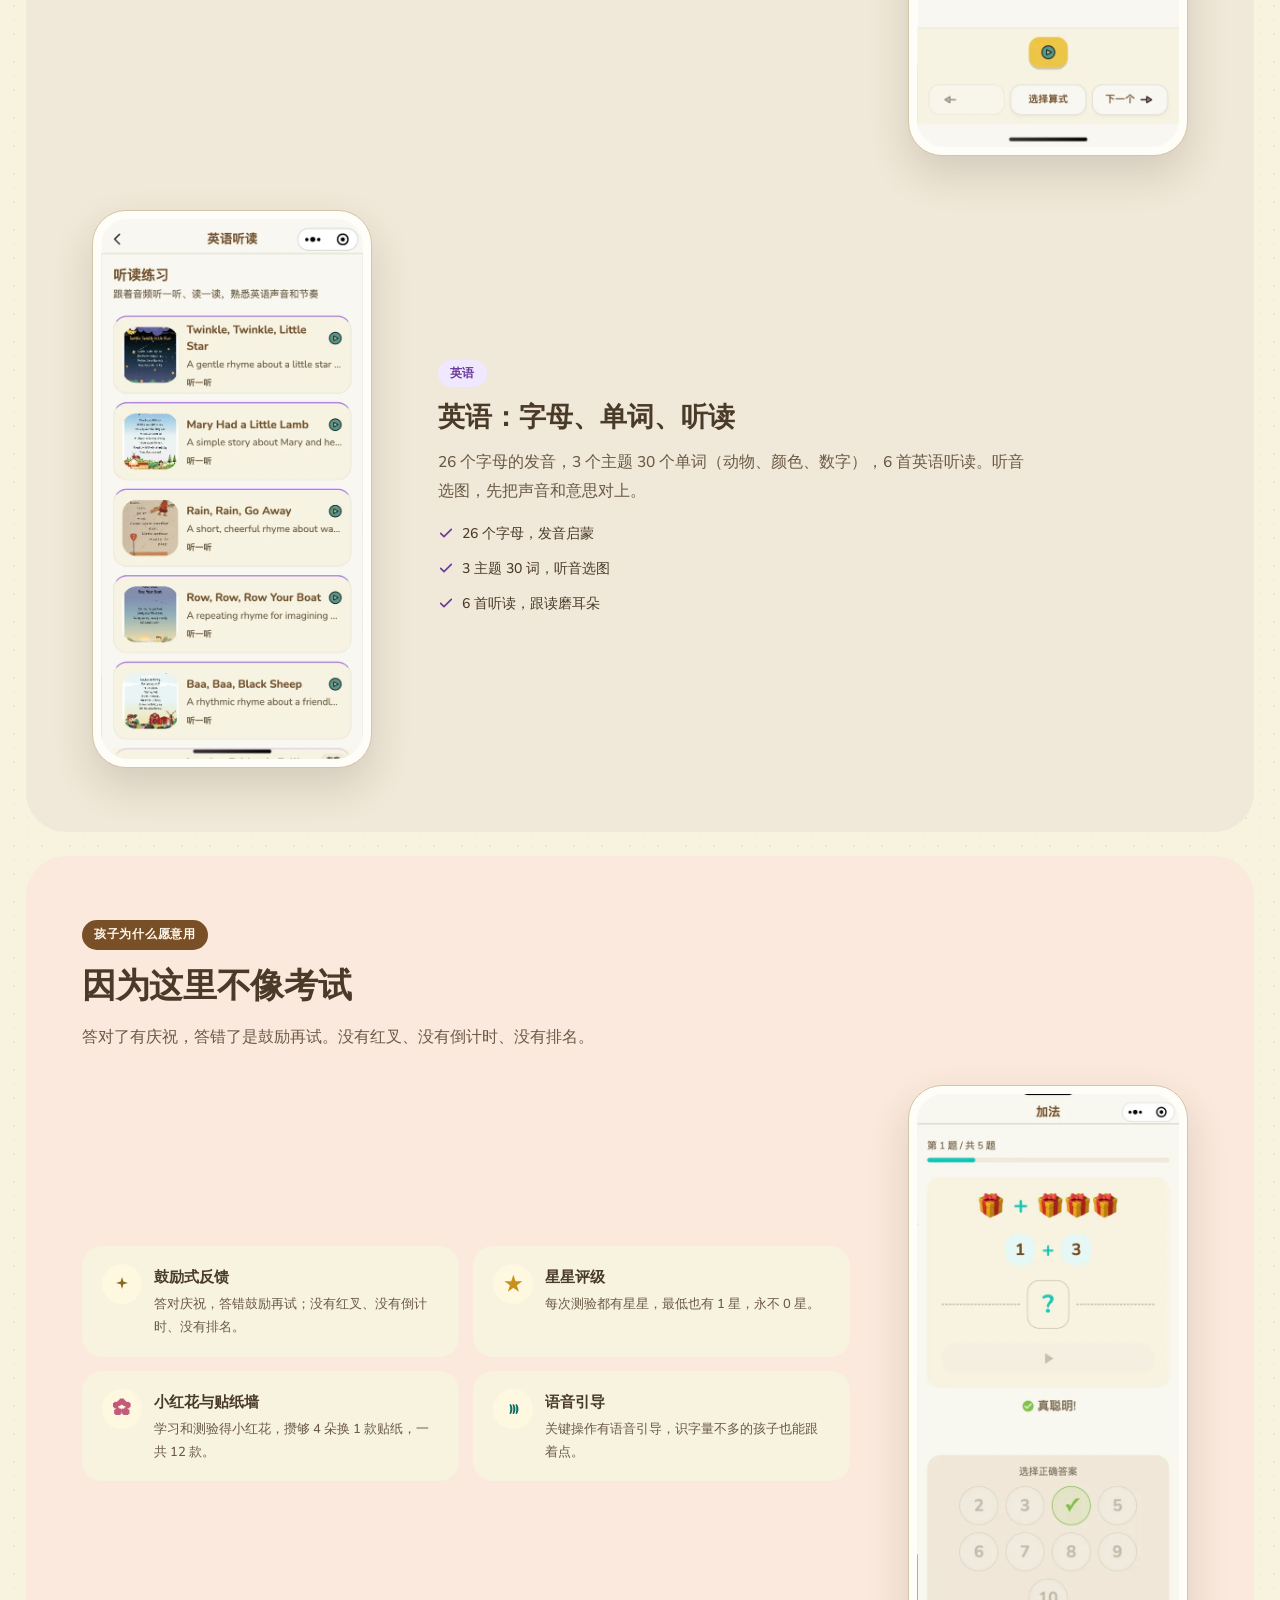
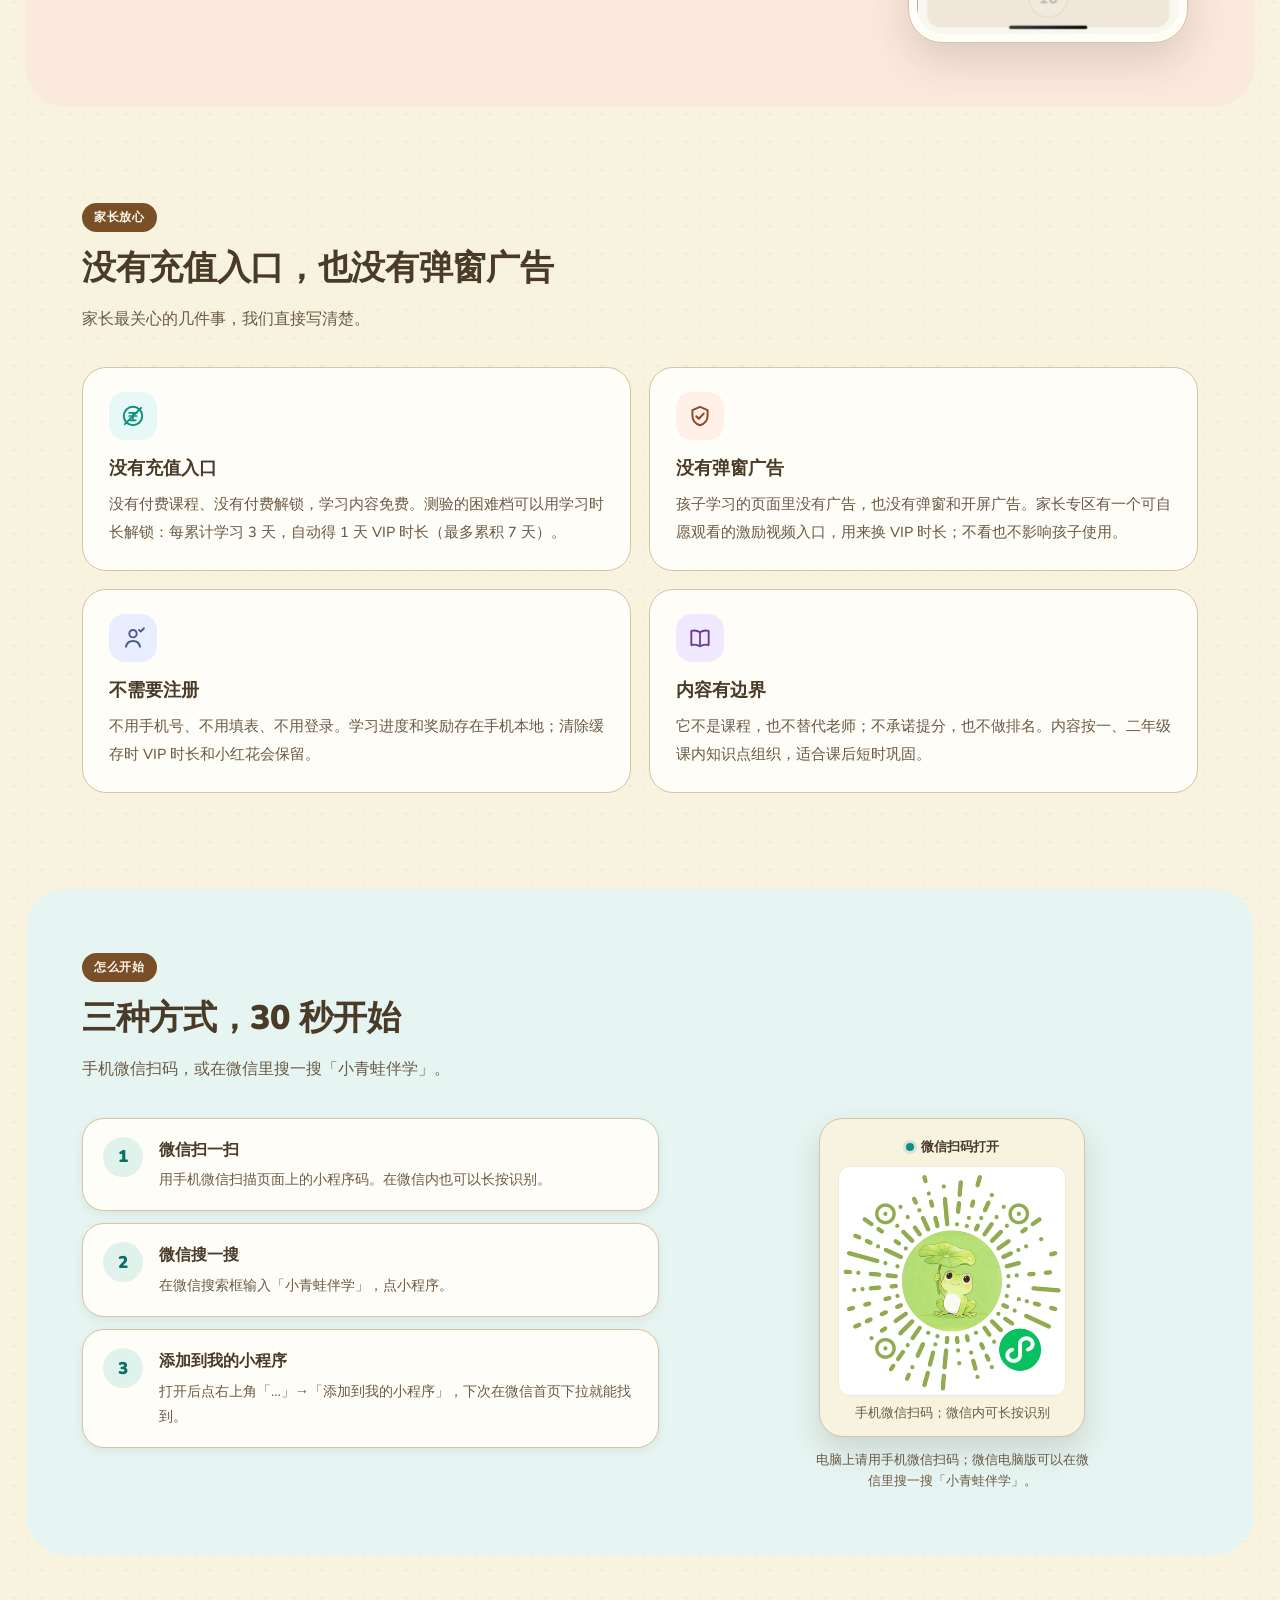
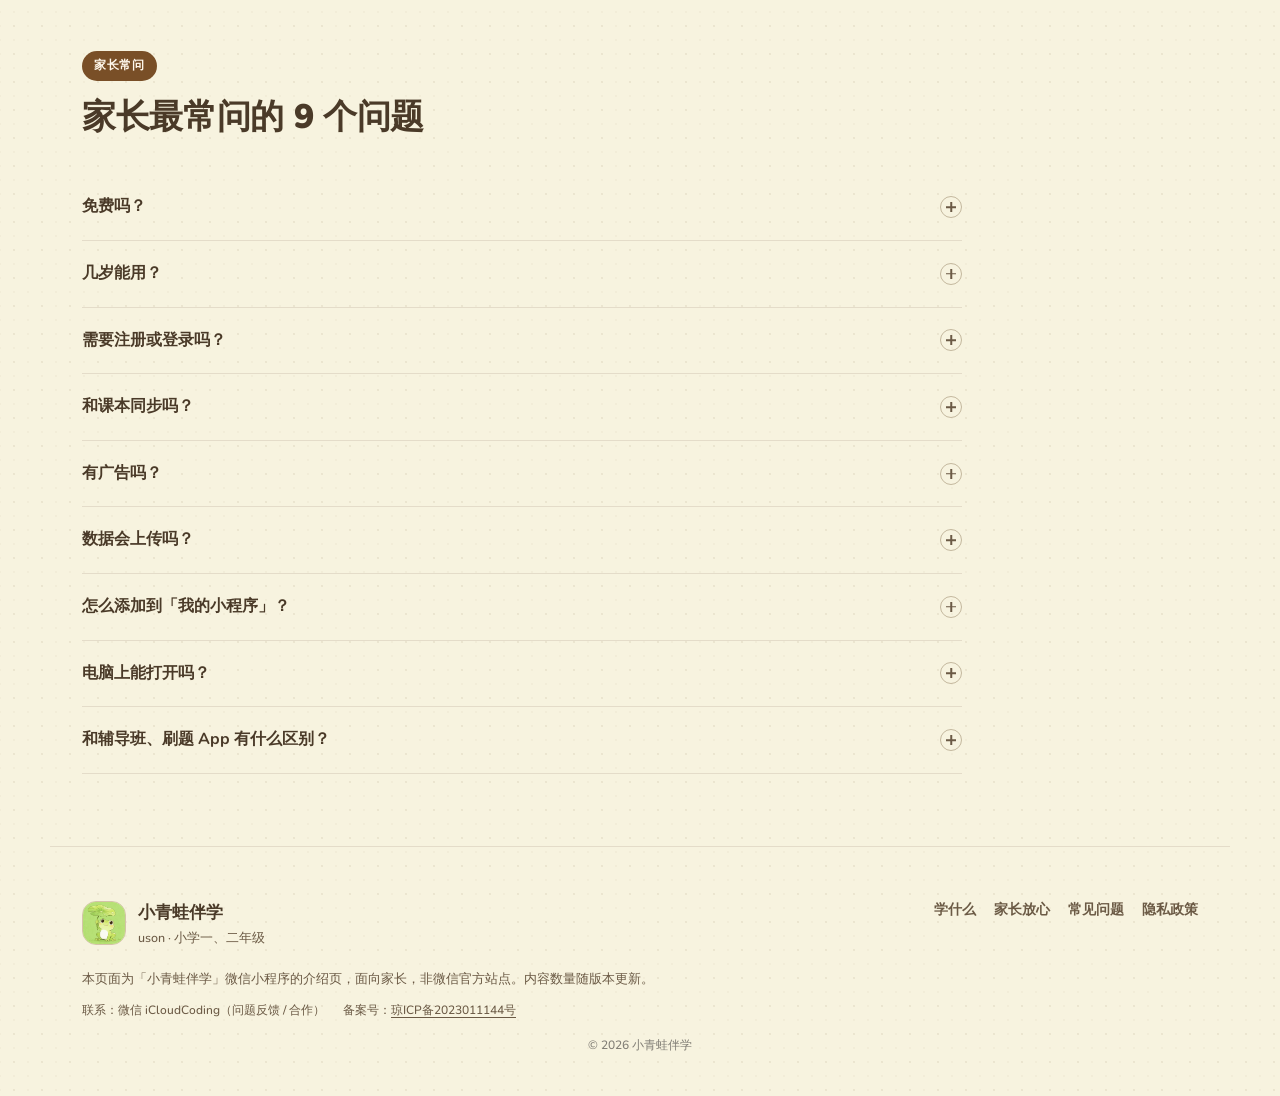
<file: site/xiaoqingwa/index.html>
<!doctype html>
<html lang="zh-CN">
<head>
<meta charset="utf-8" />
<meta name="viewport" content="width=device-width, initial-scale=1" />
<title>小青蛙伴学｜一二年级拼音·识字·口算·英语学习小程序</title>
<meta name="description" content="小青蛙伴学（uson）是面向小学一、二年级的课内同步学习小程序：拼音拼读、汉字识字与笔顺、20 以内加减法、英语字母与单词。没有充值入口，学习内容免费；微信搜一搜「小青蛙伴学」即可打开。" />
<link rel="canonical" href="https://whinc.top/xiaoqingwa/" />
<meta name="robots" content="index,follow" />
<meta name="theme-color" content="#f8f8f0" />
<meta property="og:title" content="小青蛙伴学｜一二年级课内同步学习小程序" />
<meta property="og:description" content="拼音、汉字、数学、英语，孩子自己点着练；没有充值入口，学习内容免费。" />
<meta property="og:type" content="website" />
<meta property="og:url" content="https://whinc.top/xiaoqingwa/" />
<meta property="og:image" content="https://whinc.top/xiaoqingwa/assets/og-1200x630.png" />
<meta property="og:locale" content="zh_CN" />
<meta name="twitter:card" content="summary_large_image" />
<link rel="preload" as="image" href="./assets/home.webp" />
<link rel="stylesheet" href="./assets/animal-island-ui.css" />
<link rel="stylesheet" href="./assets/extra.css" />
<script type="application/ld+json">{"@context":"https://schema.org","@graph":[{"@type":"Organization","name":"小青蛙伴学","url":"https://whinc.top/xiaoqingwa/","logo":"https://whinc.top/xiaoqingwa/assets/logo.webp"},{"@type":"WebSite","name":"小青蛙伴学","url":"https://whinc.top/xiaoqingwa/"},{"@type":"SoftwareApplication","name":"小青蛙伴学","applicationCategory":"EducationalApplication","operatingSystem":"微信小程序","url":"https://whinc.top/xiaoqingwa/","image":"https://whinc.top/xiaoqingwa/assets/home.webp","offers":{"@type":"Offer","price":"0","priceCurrency":"CNY"}}]}</script>
</head>
<body>
<div class="animal-background-tX6OV animal-bg-default-5auWm" style="min-height:100vh"><a class="skip" href="#main">跳到主要内容</a><header class="nav"><a class="brand" href="#top" aria-label="小青蛙伴学首页"><img src="./assets/logo.webp" width="44" height="44" alt="" class="brand-logo"/><span class="brand-name">小青蛙伴学</span><span class="brand-en">uson</span></a><nav class="nav-links" aria-label="页面导航"><a href="#subjects">学什么</a><a href="#why">孩子喜欢</a><a href="#trust">家长放心</a><a href="#faq">常见问题</a><a class="nav-cta" href="#how">怎么开始</a></nav></header><main id="main"><section class="hero hero-a" id="top"><div class="hero-copy"><div class="eyebrow"><span class="animal-title-3j08r"><span class="animal-ribbon-S4CL0 animal-color-app-yellow-JDjDu" style="font-size:14px"><span class="animal-ribbonBack-cW93o animal-ribbonBackLeft-TZiON" aria-hidden="true"></span><span class="animal-ribbonBack-cW93o animal-ribbonBackRight-AipiN" aria-hidden="true"></span><span class="animal-ribbonFold-qTBSV animal-ribbonFoldLeft-gVuCs" aria-hidden="true"></span><span class="animal-ribbonFold-qTBSV animal-ribbonFoldRight-94--n" aria-hidden="true"></span><span class="animal-ribbonFront-qihIp" aria-hidden="true"></span><span class="animal-ribbonText-FUXBT">小学一、二年级 · 课内同步</span></span></span></div><h1>小青蛙伴学<span class="h1-sub">一二年级课内同步的趣味学习小程序</span></h1><p class="lede">拼音、汉字、数学、英语，孩子自己点着练。<span class="nowrap">没有充值入口，学习内容免费。</span></p><div class="hero-actions"><a class="btn-cta" href="#how"><span class="cta-desktop">微信扫码打开</span><span class="cta-mobile">微信内长按识别</span><svg width="16" height="16" viewBox="0 0 24 24" fill="none" aria-hidden="true"><path d="M5 12h14M13 6l6 6-6 6" stroke="currentColor" stroke-width="2.2" stroke-linecap="round" stroke-linejoin="round"></path></svg></a><div class="search-pill"><span class="search-group"><span class="search-label">微信搜一搜</span><strong>小青蛙伴学</strong></span><button type="button" class="animal-btn-QoKe1 animal-btn-default-L7yE6 animal-btn-small-6Srsd" data-copy="小青蛙伴学"><span>复制名称</span></button></div></div><ul class="chips"><li>无需注册</li><li>无充值入口</li><li>进度存本机</li><li>家长可查</li></ul></div><div class="hero-visual hero-visual-a"><figure class="phone phone-hero"><img src="./assets/home.webp" width="280" height="578" alt="小青蛙伴学小程序首页：语文、数学、英语三个学习板块" loading="eager"/></figure><div class="animal-card-DJ515 qr-card" style="padding:18px 18px 14px"><div class="qr-title"><span class="qr-dot"></span>微信扫码打开</div><img class="qr-img" src="./assets/qr.png" width="230" height="230" alt="小青蛙伴学小程序码"/><p class="qr-note">手机微信扫码；微信内可长按识别</p><p class="qr-note qr-note-muted">电脑上请用手机微信扫码</p></div></div></section><section id="what" class="section section-what"><div class="section-head"><span class="kicker">它是什么</span><h2>给一二年级孩子的课内巩固工具</h2><p class="section-lead">把拼音、生字、古诗、口算、英语单词这些课内知识点，做成孩子能自己点、自己听、自己练的短练习。</p></div><div class="what-grid"><div class="animal-card-DJ515 what-card" style="padding:26px 28px"><p>它不是网课，也不是题库：没有直播、没有作业提交、没有排名；每页只做一件事，孩子打开就知道该点哪里。</p><div class="animal-divider-ZBhpE animal-hairline-J020Y"></div><p class="muted">语文、数学、英语三个学习板块，15 个学习主题、10 个测验。每个主题先学后测；学完就能练，错了可以再来。</p></div><div class="animal-card-DJ515 fit-card" style="padding:24px 26px"><div class="fit-row"><span class="fit-label fit-good">适合</span><p>小学一、二年级；需要课后巩固；家长不想一直陪着。</p></div><div class="animal-divider-ZBhpE animal-hairline-J020Y"></div><div class="fit-row"><span class="fit-label fit-bad">不适合</span><p>想找老师讲课；想刷大量题；想短期内提分。</p></div></div></div></section><section id="subjects" class="band band-sand"><div class="section-head"><span class="kicker">学什么</span><h2>拼音、汉字、数学、英语，四类内容跟着课内练</h2><p class="section-lead">语文、数学、英语三个学习板块，15 个学习主题、10 个测验。每个主题先学后测；学完就能练，错了可以再来。</p></div><div class="subjects"><article id="pinyin" class="subject-row"><div class="subject-copy"><span class="subject-pill" style="color:#0f8f84;background:#e6f9f6">拼音</span><h3>拼音：从字母表到拼读</h3><p>从声母、韵母、整体认读音节，到四声、拼读、音节表、易混音对比。每个字母和音节都能点读；口型页演示发音时的嘴形。</p><ul class="checks"><li><span style="color:#0f8f84"><svg width="16" height="16" viewBox="0 0 24 24" fill="none" aria-hidden="true"><path d="M4 12.5l5 5L20 6.5" stroke="currentColor" stroke-width="2.4" stroke-linecap="round" stroke-linejoin="round"></path></svg></span>字母表、声调表、拼读、音节表、易混音、口型</li><li><span style="color:#0f8f84"><svg width="16" height="16" viewBox="0 0 24 24" fill="none" aria-hidden="true"><path d="M4 12.5l5 5L20 6.5" stroke="currentColor" stroke-width="2.4" stroke-linecap="round" stroke-linejoin="round"></path></svg></span>300 个拼读音节，点读发音</li><li><span style="color:#0f8f84"><svg width="16" height="16" viewBox="0 0 24 24" fill="none" aria-hidden="true"><path d="M4 12.5l5 5L20 6.5" stroke="currentColor" stroke-width="2.4" stroke-linecap="round" stroke-linejoin="round"></path></svg></span>4 类听音测验，答错可重试</li></ul></div><figure class="phone phone-subject"><img src="./assets/pinyin.webp" width="280" height="578" alt="拼音拼读页：声母、韵母分组排列，点一下就能听发音" loading="lazy"/></figure></article><article id="hanzi" class="subject-row reverse"><div class="subject-copy"><span class="subject-pill" style="color:#8a4a2a;background:#fff0e8">汉字</span><h3>汉字与诗词：识字、笔顺、古诗</h3><p>798 个一、二年级生字，按学期分成四册。每个字有拼音、发音、词组和笔顺动画；先看笔顺，再跟着写一遍。</p><ul class="checks"><li><span style="color:#8a4a2a"><svg width="16" height="16" viewBox="0 0 24 24" fill="none" aria-hidden="true"><path d="M4 12.5l5 5L20 6.5" stroke="currentColor" stroke-width="2.4" stroke-linecap="round" stroke-linejoin="round"></path></svg></span>798 个一、二年级生字，四册分组</li><li><span style="color:#8a4a2a"><svg width="16" height="16" viewBox="0 0 24 24" fill="none" aria-hidden="true"><path d="M4 12.5l5 5L20 6.5" stroke="currentColor" stroke-width="2.4" stroke-linecap="round" stroke-linejoin="round"></path></svg></span>笔顺动画 + 词组 + 拼音 + 发音</li><li><span style="color:#8a4a2a"><svg width="16" height="16" viewBox="0 0 24 24" fill="none" aria-hidden="true"><path d="M4 12.5l5 5L20 6.5" stroke="currentColor" stroke-width="2.4" stroke-linecap="round" stroke-linejoin="round"></path></svg></span>46 首古诗，逐句跟读高亮</li></ul></div><figure class="phone phone-subject"><img src="./assets/hanzi.webp" width="280" height="578" alt="汉字页：按学期分册的生字，点开可看笔顺、拼音和词组" loading="lazy"/></figure></article><article id="math" class="subject-row"><div class="subject-copy"><span class="subject-pill" style="color:#4a5a8a;background:#e8edff">数学</span><h3>数学：从数一数到 20 以内</h3><p>数一数建立数感；加法、减法用图形演示；20 以内用十格阵讲凑十和破十，进位、退位都能看见。</p><ul class="checks"><li><span style="color:#4a5a8a"><svg width="16" height="16" viewBox="0 0 24 24" fill="none" aria-hidden="true"><path d="M4 12.5l5 5L20 6.5" stroke="currentColor" stroke-width="2.4" stroke-linecap="round" stroke-linejoin="round"></path></svg></span>数一数、加法、减法、20 以内</li><li><span style="color:#4a5a8a"><svg width="16" height="16" viewBox="0 0 24 24" fill="none" aria-hidden="true"><path d="M4 12.5l5 5L20 6.5" stroke="currentColor" stroke-width="2.4" stroke-linecap="round" stroke-linejoin="round"></path></svg></span>图形化演示，凑十、破十看得见</li><li><span style="color:#4a5a8a"><svg width="16" height="16" viewBox="0 0 24 24" fill="none" aria-hidden="true"><path d="M4 12.5l5 5L20 6.5" stroke="currentColor" stroke-width="2.4" stroke-linecap="round" stroke-linejoin="round"></path></svg></span>3 类测验，答错可重试</li></ul></div><figure class="phone phone-subject"><img src="./assets/math.webp" width="280" height="578" alt="加法学习页：用图形演示加法" loading="lazy"/></figure></article><article id="english" class="subject-row reverse"><div class="subject-copy"><span class="subject-pill" style="color:#6a3a9a;background:#f0e8ff">英语</span><h3>英语：字母、单词、听读</h3><p>26 个字母的发音，3 个主题 30 个单词（动物、颜色、数字），6 首英语听读。听音选图，先把声音和意思对上。</p><ul class="checks"><li><span style="color:#6a3a9a"><svg width="16" height="16" viewBox="0 0 24 24" fill="none" aria-hidden="true"><path d="M4 12.5l5 5L20 6.5" stroke="currentColor" stroke-width="2.4" stroke-linecap="round" stroke-linejoin="round"></path></svg></span>26 个字母，发音启蒙</li><li><span style="color:#6a3a9a"><svg width="16" height="16" viewBox="0 0 24 24" fill="none" aria-hidden="true"><path d="M4 12.5l5 5L20 6.5" stroke="currentColor" stroke-width="2.4" stroke-linecap="round" stroke-linejoin="round"></path></svg></span>3 主题 30 词，听音选图</li><li><span style="color:#6a3a9a"><svg width="16" height="16" viewBox="0 0 24 24" fill="none" aria-hidden="true"><path d="M4 12.5l5 5L20 6.5" stroke="currentColor" stroke-width="2.4" stroke-linecap="round" stroke-linejoin="round"></path></svg></span>6 首听读，跟读磨耳朵</li></ul></div><figure class="phone phone-subject"><img src="./assets/english.webp" width="280" height="578" alt="英语听读页：跟着音频听和读" loading="lazy"/></figure></article></div></section><section id="why" class="band band-peach"><div class="section-head"><span class="kicker">孩子为什么愿意用</span><h2>因为这里不像考试</h2><p class="section-lead">答对了有庆祝，答错了是鼓励再试。没有红叉、没有倒计时、没有排名。</p></div><div class="why-grid"><div class="why-cards"><div class="animal-card-DJ515 why-card" style="padding:18px 20px"><span class="why-icon"><svg width="18" height="18" viewBox="0 0 24 24" fill="currentColor" aria-hidden="true"><path d="M12 2.5l1.8 6.1 6.2 1.9-6.2 1.9-1.8 6.1-1.8-6.1L4 10.5l6.2-1.9L12 2.5z"></path></svg></span><div><h3>鼓励式反馈</h3><p>答对庆祝，答错鼓励再试；没有红叉、没有倒计时、没有排名。</p></div></div><div class="animal-card-DJ515 why-card" style="padding:18px 20px"><span class="why-icon"><span class="star">★</span></span><div><h3>星星评级</h3><p>每次测验都有星星，最低也有 1 星，永不 0 星。</p></div></div><div class="animal-card-DJ515 why-card" style="padding:18px 20px"><span class="why-icon"><span class="flower">✿</span></span><div><h3>小红花与贴纸墙</h3><p>学习和测验得小红花，攒够 4 朵换 1 款贴纸，一共 12 款。</p></div></div><div class="animal-card-DJ515 why-card" style="padding:18px 20px"><span class="why-icon"><span class="sound">)))</span></span><div><h3>语音引导</h3><p>关键操作有语音引导，识字量不多的孩子也能跟着点。</p></div></div></div><figure class="phone phone-why"><img src="./assets/quiz.webp" width="280" height="578" alt="加法测验页：答对后显示「真聪明！」的鼓励反馈" loading="lazy"/></figure></div></section><section id="trust" class="section section-trust"><div class="section-head"><span class="kicker">家长放心</span><h2>没有充值入口，也没有弹窗广告</h2><p class="section-lead">家长最关心的几件事，我们直接写清楚。</p></div><div class="trust-grid"><div class="animal-card-DJ515 trust-card" style="padding:24px 26px"><span class="trust-icon" style="color:#0f8f84;background:#e6f9f6"><svg width="26" height="26" viewBox="0 0 24 24" fill="none" aria-hidden="true"><circle cx="12" cy="12" r="8.5" stroke="currentColor" stroke-width="1.8"></circle><path d="M8.5 9.2h7M8.5 12h7M12 9.2V16M9.5 16h5" stroke="currentColor" stroke-width="1.6" stroke-linecap="round"></path><path d="M4.5 19.5l15-15" stroke="currentColor" stroke-width="1.8" stroke-linecap="round"></path></svg></span><h3>没有充值入口</h3><p>没有付费课程、没有付费解锁，学习内容免费。测验的困难档可以用学习时长解锁：每累计学习 3 天，自动得 1 天 VIP 时长（最多累积 7 天）。</p></div><div class="animal-card-DJ515 trust-card" style="padding:24px 26px"><span class="trust-icon" style="color:#8a4a2a;background:#fff0e8"><svg width="26" height="26" viewBox="0 0 24 24" fill="none" aria-hidden="true"><path d="M12 3.5l7 3v5.2c0 4.1-2.8 7.4-7 8.8-4.2-1.4-7-4.7-7-8.8V6.5l7-3z" stroke="currentColor" stroke-width="1.8" stroke-linejoin="round"></path><path d="M8.6 12.2l2.3 2.3 4.5-4.7" stroke="currentColor" stroke-width="1.9" stroke-linecap="round" stroke-linejoin="round"></path></svg></span><h3>没有弹窗广告</h3><p>孩子学习的页面里没有广告，也没有弹窗和开屏广告。家长专区有一个可自愿观看的激励视频入口，用来换 VIP 时长；不看也不影响孩子使用。</p></div><div class="animal-card-DJ515 trust-card" style="padding:24px 26px"><span class="trust-icon" style="color:#4a5a8a;background:#e8edff"><svg width="26" height="26" viewBox="0 0 24 24" fill="none" aria-hidden="true"><circle cx="12" cy="8" r="3.4" stroke="currentColor" stroke-width="1.8"></circle><path d="M5.5 20c.8-3.4 3.4-5.3 6.5-5.3 3.1 0 5.7 1.9 6.5 5.3" stroke="currentColor" stroke-width="1.8" stroke-linecap="round"></path><path d="M17.5 4.5l1.6 1.6 3-3.1" stroke="currentColor" stroke-width="1.7" stroke-linecap="round" stroke-linejoin="round"></path></svg></span><h3>不需要注册</h3><p>不用手机号、不用填表、不用登录。学习进度和奖励存在手机本地；清除缓存时 VIP 时长和小红花会保留。</p></div><div class="animal-card-DJ515 trust-card" style="padding:24px 26px"><span class="trust-icon" style="color:#6a3a9a;background:#f0e8ff"><svg width="26" height="26" viewBox="0 0 24 24" fill="none" aria-hidden="true"><path d="M4 5.5c2.6-.8 5.2-.6 8 1.2 2.8-1.8 5.4-2 8-1.2v13c-2.6-.8-5.2-.6-8 1.2-2.8-1.8-5.4-2-8-1.2v-13z" stroke="currentColor" stroke-width="1.7" stroke-linejoin="round"></path><path d="M12 6.7v13" stroke="currentColor" stroke-width="1.6"></path></svg></span><h3>内容有边界</h3><p>它不是课程，也不替代老师；不承诺提分，也不做排名。内容按一、二年级课内知识点组织，适合课后短时巩固。</p></div></div></section><section id="how" class="band band-mint"><div class="section-head"><span class="kicker">怎么开始</span><h2>三种方式，30 秒开始</h2><p class="section-lead">手机微信扫码，或在微信里搜一搜「小青蛙伴学」。</p></div><div class="how-grid"><ol class="steps"><li><span class="step-n">1</span><div><h3>微信扫一扫</h3><p>用手机微信扫描页面上的小程序码。在微信内也可以长按识别。</p></div></li><li><span class="step-n">2</span><div><h3>微信搜一搜</h3><p>在微信搜索框输入「小青蛙伴学」，点小程序。</p></div></li><li><span class="step-n">3</span><div><h3>添加到我的小程序</h3><p>打开后点右上角「…」→「添加到我的小程序」，下次在微信首页下拉就能找到。</p></div></li></ol><div class="how-qr"><div class="animal-card-DJ515 qr-card" style="padding:18px 18px 14px"><div class="qr-title"><span class="qr-dot"></span>微信扫码打开</div><img class="qr-img" src="./assets/qr.png" width="230" height="230" alt="小青蛙伴学小程序码"/><p class="qr-note">手机微信扫码；微信内可长按识别</p><p class="qr-note qr-note-muted">电脑上请用手机微信扫码</p></div><p class="how-note">电脑上请用手机微信扫码；微信电脑版可以在微信里搜一搜「小青蛙伴学」。</p></div></div></section><section id="faq" class="section section-faq"><div class="section-head"><span class="kicker">家长常问</span><h2>家长最常问的 9 个问题</h2></div><div class="faq"><details><summary><span>免费吗？</span><span class="faq-plus" aria-hidden="true"></span></summary><p>学习内容免费，没有充值入口。测验的困难档需要 VIP 时长，可以用学习时长解锁：每累计学习 3 天，自动得 1 天；家长也可以在家长专区自愿看激励视频换时长。VIP 时长最多累积 7 天。</p></details><details><summary><span>几岁能用？</span><span class="faq-plus" aria-hidden="true"></span></summary><p>小学一、二年级（6-8 岁）。内容按一年级识字量设计，学龄前可以向下兼容；如果孩子还没学拼音，建议家长陪第一遍。</p></details><details><summary><span>需要注册或登录吗？</span><span class="faq-plus" aria-hidden="true"></span></summary><p>不需要。没有账号、手机号或表单；学习进度和奖励存在手机本地。</p></details><details><summary><span>和课本同步吗？</span><span class="faq-plus" aria-hidden="true"></span></summary><p>内容按一、二年级课内知识点组织：拼音、识字、20 以内加减法、英语字母和单词。不是某一版教材的逐页配套，也不按学校进度自动推送。</p></details><details><summary><span>有广告吗？</span><span class="faq-plus" aria-hidden="true"></span></summary><p>孩子学习的页面里没有广告，也没有弹窗和开屏广告。家长专区有一个可自愿观看的激励视频入口，用来换 VIP 时长；不看也不影响孩子使用。</p></details><details><summary><span>数据会上传吗？</span><span class="faq-plus" aria-hidden="true"></span></summary><p>不需要账号，学习进度、VIP 时长和小红花都存在本机，不上传服务器。清除缓存时 VIP 时长和小红花会保留，其他进度会清空。</p></details><details><summary><span>怎么添加到「我的小程序」？</span><span class="faq-plus" aria-hidden="true"></span></summary><p>在微信里打开小程序后，点右上角「…」→「添加到我的小程序」；以后在微信首页下拉就能找到。</p></details><details><summary><span>电脑上能打开吗？</span><span class="faq-plus" aria-hidden="true"></span></summary><p>落地页可以在电脑上看；小程序要在手机微信里打开。电脑上用手机微信扫小程序码，或用微信电脑版搜一搜「小青蛙伴学」。</p></details><details><summary><span>和辅导班、刷题 App 有什么区别？</span><span class="faq-plus" aria-hidden="true"></span></summary><p>它不是课程，也不是题库；是把课内知识点做成孩子能自己操作的短练习，重点在愿意练、练得懂，不承诺提分。</p></details></div></section></main><div class="footer"><div class="footer-main"><div class="footer-brand"><img src="./assets/logo.webp" width="52" height="52" alt="" class="brand-logo"/><div><strong>小青蛙伴学</strong><span>uson · 小学一、二年级</span></div></div><nav class="footer-links" aria-label="页脚导航"><a href="#subjects">学什么</a><a href="#trust">家长放心</a><a href="#faq">常见问题</a><a href="./privacy.html">隐私政策</a></nav></div><p class="footer-note">本页面为「小青蛙伴学」微信小程序的介绍页，面向家长，非微信官方站点。内容数量随版本更新。</p><div class="footer-legal"><span>联系：微信 iCloudCoding（问题反馈 / 合作）</span><span>备案号：<a class="icp" href="https://beian.miit.gov.cn/" target="_blank" rel="noopener">琼ICP备2023011144号</a></span></div><footer class="animal-footer-5DMOR">© 2026 小青蛙伴学</footer></div></div>
<script>
(function () {
  function fallback(text, done) {
    var a = document.createElement('textarea');
    a.value = text;
    a.style.position = 'fixed';
    a.style.opacity = '0';
    document.body.appendChild(a);
    a.select();
    try { document.execCommand('copy'); done(); } catch (e) {}
    document.body.removeChild(a);
  }
  var btns = document.querySelectorAll('[data-copy]');
  for (var i = 0; i < btns.length; i++) {
    (function (b) {
      b.addEventListener('click', function () {
        var text = b.getAttribute('data-copy');
        var old = b.innerHTML;
        function done() {
          b.innerHTML = '已复制';
          setTimeout(function () { b.innerHTML = old; }, 1600);
        }
        if (navigator.clipboard && navigator.clipboard.writeText) {
          navigator.clipboard.writeText(text).then(done).catch(function () { fallback(text, done); });
        } else {
          fallback(text, done);
        }
      });
    })(btns[i]);
  }
})();
</script>
</body>
</html>
</file>
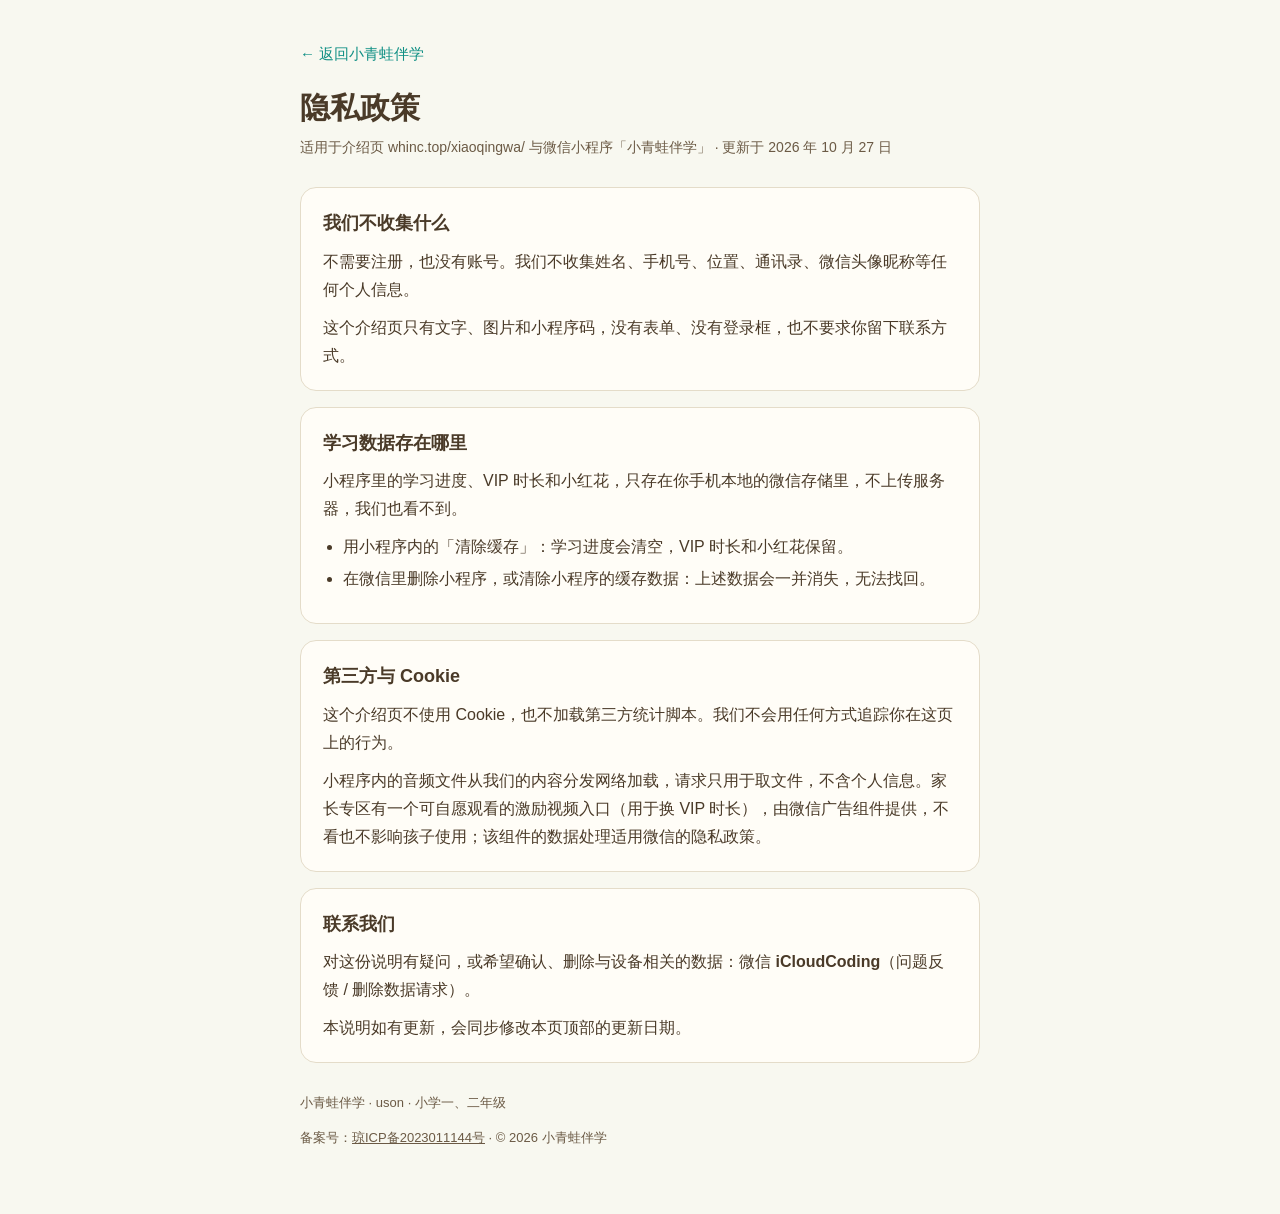
<file: site/xiaoqingwa/privacy.html>
<!doctype html>
<html lang="zh-CN">
<head>
<meta charset="utf-8" />
<meta name="viewport" content="width=device-width, initial-scale=1" />
<title>隐私政策｜小青蛙伴学</title>
<meta name="description" content="小青蛙伴学的隐私说明：不收集个人信息，学习数据只存在手机本地。" />
<meta name="robots" content="noindex,follow" />
<meta name="theme-color" content="#f8f8f0" />
<link rel="icon" href="./assets/logo.webp" />
<style>
:root {
  --ink: #4a3a28;
  --ink-2: #6b5a45;
  --cream: #f8f8f0;
  --paper: #fffdf7;
  --line: #e4dcc9;
  --teal: #0f8f84;
}
* { box-sizing: border-box; }
body {
  margin: 0;
  background: var(--cream);
  color: var(--ink);
  font-family: -apple-system, BlinkMacSystemFont, "PingFang SC", "Hiragino Sans GB", "Microsoft YaHei", "Noto Sans SC", sans-serif;
  line-height: 1.75;
  -webkit-font-smoothing: antialiased;
}
a { color: var(--teal); }
.wrap {
  max-width: 720px;
  margin: 0 auto;
  padding: 32px 20px 64px;
}
.back {
  display: inline-flex;
  align-items: center;
  min-height: 44px;
  font-size: 15px;
  text-decoration: none;
}
h1 {
  font-size: 30px;
  line-height: 1.35;
  margin: 12px 0 6px;
}
.meta {
  margin: 0 0 28px;
  color: var(--ink-2);
  font-size: 14px;
}
section {
  background: var(--paper);
  border: 1.5px solid var(--line);
  border-radius: 16px;
  padding: 20px 22px;
  margin-bottom: 16px;
}
h2 {
  font-size: 18px;
  margin: 0 0 8px;
}
p { margin: 0 0 10px; }
p:last-child { margin-bottom: 0; }
ul { margin: 0 0 10px; padding-left: 20px; }
li { margin-bottom: 4px; }
.foot {
  margin-top: 28px;
  color: var(--ink-2);
  font-size: 13px;
  line-height: 1.9;
}
.foot a { color: inherit; }
</style>
</head>
<body>
<main class="wrap">
  <a class="back" href="./">← 返回小青蛙伴学</a>
  <h1>隐私政策</h1>
  <p class="meta">适用于介绍页 whinc.top/xiaoqingwa/ 与微信小程序「小青蛙伴学」 · 更新于 2026 年 10 月 27 日</p>

  <section>
    <h2>我们不收集什么</h2>
    <p>不需要注册，也没有账号。我们不收集姓名、手机号、位置、通讯录、微信头像昵称等任何个人信息。</p>
    <p>这个介绍页只有文字、图片和小程序码，没有表单、没有登录框，也不要求你留下联系方式。</p>
  </section>

  <section>
    <h2>学习数据存在哪里</h2>
    <p>小程序里的学习进度、VIP 时长和小红花，只存在你手机本地的微信存储里，不上传服务器，我们也看不到。</p>
    <ul>
      <li>用小程序内的「清除缓存」：学习进度会清空，VIP 时长和小红花保留。</li>
      <li>在微信里删除小程序，或清除小程序的缓存数据：上述数据会一并消失，无法找回。</li>
    </ul>
  </section>

  <section>
    <h2>第三方与 Cookie</h2>
    <p>这个介绍页不使用 Cookie，也不加载第三方统计脚本。我们不会用任何方式追踪你在这页上的行为。</p>
    <p>小程序内的音频文件从我们的内容分发网络加载，请求只用于取文件，不含个人信息。家长专区有一个可自愿观看的激励视频入口（用于换 VIP 时长），由微信广告组件提供，不看也不影响孩子使用；该组件的数据处理适用微信的隐私政策。</p>
  </section>

  <section>
    <h2>联系我们</h2>
    <p>对这份说明有疑问，或希望确认、删除与设备相关的数据：微信 <strong>iCloudCoding</strong>（问题反馈 / 删除数据请求）。</p>
    <p>本说明如有更新，会同步修改本页顶部的更新日期。</p>
  </section>

  <div class="foot">
    <p>小青蛙伴学 · uson · 小学一、二年级</p>
    <p>备案号：<a class="icp" href="https://beian.miit.gov.cn/" target="_blank" rel="noopener">琼ICP备2023011144号</a> · © 2026 小青蛙伴学</p>
  </div>
</main>
</body>
</html>
</file>
<file: site/portal.css>
:root {
  --paper: #f4f4f2;
  --ink: #1d1d1f;
  --muted: #626268;
  --board: #0d0d0f;
  --silver: #f2f2f4;
  --dim: #b9b9c0;
  --font-display:
    "Songti SC", "STSong", "Noto Serif CJK SC", "Source Han Serif SC", serif;
  --font-text:
    -apple-system, BlinkMacSystemFont, "PingFang SC", "Hiragino Sans GB",
    "Microsoft YaHei", sans-serif;
}

*,
*::before,
*::after {
  box-sizing: border-box;
}

html {
  background: var(--paper);
}

body {
  margin: 0;
  background: var(--paper);
  color: var(--ink);
  font-family: var(--font-text);
  font-size: 16px;
  line-height: 1.6;
  -webkit-font-smoothing: antialiased;
}

img {
  display: block;
  max-width: 100%;
}

a {
  color: inherit;
  text-decoration: none;
}

.sr-only {
  position: absolute;
  width: 1px;
  height: 1px;
  margin: -1px;
  padding: 0;
  overflow: hidden;
  clip: rect(0 0 0 0);
  clip-path: inset(50%);
  border: 0;
  white-space: nowrap;
}

::selection {
  background: var(--ink);
  color: var(--paper);
}

:focus-visible {
  outline: 2px solid #007aff;
  outline-offset: 3px;
}

.page {
  max-width: 960px;
  margin: 0 auto;
  padding: clamp(48px, 8vh, 88px) clamp(20px, 4vw, 48px) 64px;
}

h1 {
  margin: 0 0 22px;
  font-family: var(--font-display);
  font-size: clamp(2.6rem, 6.2vw, 4.6rem);
  font-weight: 400;
  line-height: 1.08;
  letter-spacing: -0.02em;
}

.lede {
  max-width: 34em;
  margin: 0;
  color: var(--ink);
  font-size: 18px;
  line-height: 1.7;
}

.lede-sub {
  max-width: 32em;
  margin: 14px 0 0;
  color: var(--muted);
  font-size: 16px;
}

.works {
  display: grid;
  grid-template-columns: repeat(2, minmax(0, 1fr));
  gap: 28px;
  margin-top: 48px;
}

.work {
  display: flex;
  flex-direction: column;
  width: 100%;
  padding: 28px;
  border-radius: 20px;
  background: var(--board);
  color: var(--silver);
  transition: transform 0.2s ease;
}

.work:hover {
  transform: translateY(-2px);
}

.work:active {
  transform: scale(0.995);
}

.work-go {
  color: #8e8e96;
  font-size: 18px;
}

.work:hover .work-go {
  color: var(--silver);
}

.work-name {
  font-family: var(--font-display);
  font-size: 26px;
  line-height: 1.2;
}

.work-desc {
  margin-top: 10px;
  color: var(--dim);
  font-size: 15px;
  line-height: 1.65;
}

.work-head {
  display: flex;
  align-items: baseline;
  justify-content: space-between;
  gap: 12px;
}

.shots {
  display: grid;
  grid-template-columns: repeat(2, minmax(0, 1fr));
  gap: 28px;
  margin-top: 28px;
}

.shot-group {
  display: grid;
  grid-template-columns: repeat(2, minmax(0, 1fr));
  gap: 12px;
}

.shot-group figure {
  margin: 0;
}

.shot-link {
  display: block;
  border-radius: inherit;
  color: inherit;
}

.shot-link:focus-visible {
  outline: 2px solid #007aff;
  outline-offset: 3px;
}

.shot-link img {
  transition:
    transform 0.2s ease,
    filter 0.2s ease;
}

.shot-link:hover img {
  transform: translateY(-2px);
  filter: brightness(1.03);
}

.shot-group img {
  outline: 1px solid #e6e5e9;
  outline-offset: -1px;
}

.shot-group img {
  width: 100%;
  height: auto;
  aspect-ratio: 3 / 4;
  object-fit: cover;
  object-position: top center;
  border-radius: 14px;
  background: #fff;
}

.foot {
  margin-top: 72px;
  color: var(--muted);
  font-size: 13px;
}

.foot p {
  margin: 0 0 4px;
}

.foot .icp {
  text-decoration: underline;
  text-underline-offset: 2px;
}

@media (max-width: 720px) {
  .works {
    grid-template-columns: 1fr;
  }

  .shots {
    grid-template-columns: 1fr;
  }
}

@media (prefers-reduced-motion: reduce) {
  .work {
    transition: none;
  }

  .shot-link img {
    transition: none;
  }
}

@keyframes rise {
  from {
    opacity: 0;
    transform: translateY(14px);
  }
  to {
    opacity: 1;
    transform: none;
  }
}

.intro > *,
.works > *,
.shot-group > * {
  animation: rise 0.7s cubic-bezier(0.2, 0.7, 0.2, 1) both;
}

.intro > *:nth-child(2) {
  animation-delay: 0.06s;
}
.intro > *:nth-child(3) {
  animation-delay: 0.12s;
}
.intro > *:nth-child(4) {
  animation-delay: 0.18s;
}
.intro > *:nth-child(5) {
  animation-delay: 0.24s;
}
.works > *:nth-child(2) {
  animation-delay: 0.1s;
}
.works > *:nth-child(3) {
  animation-delay: 0.16s;
}
.works > *:nth-child(4) {
  animation-delay: 0.22s;
}

@media (prefers-reduced-motion: reduce) {
  .intro > *,
  .works > *,
  .shot-group > * {
    animation: none;
  }
}

.foot a {
  text-decoration: none;
}

.foot a:hover {
  text-decoration: underline;
}
</file>
<file: site/xiaoermei/styles.css>
:root {
  --paper: #f4f4f2;
  --paper-2: #e9e9e6;
  --white: #ffffff;
  --ink: #1d1d1f;
  --muted: #626268;
  --stage: #0d0d0f;
  --silver: #f2f2f4;
  --silver-2: #b9b9c0;
  --accent: #007aff;
  --radius: 20px;
  --pad: clamp(20px, 4vw, 64px);
  --font-display:
    "Songti SC", "STSong", "Noto Serif CJK SC", "Source Han Serif SC", serif;
  --font-text:
    -apple-system, BlinkMacSystemFont, "PingFang SC", "Hiragino Sans GB",
    "Microsoft YaHei", sans-serif;
}

*,
*::before,
*::after {
  box-sizing: border-box;
}

html {
  background: var(--paper);
  scroll-behavior: smooth;
}

body {
  margin: 0;
  background: var(--paper);
  color: var(--ink);
  font-family: var(--font-text);
  font-size: 16px;
  line-height: 1.6;
  -webkit-font-smoothing: antialiased;
  text-rendering: optimizeLegibility;
}

img {
  display: block;
  max-width: 100%;
}

a {
  color: inherit;
}

button {
  font: inherit;
  color: inherit;
}

::selection {
  background: var(--ink);
  color: var(--paper);
}

:focus-visible {
  outline: 2px solid var(--accent);
  outline-offset: 3px;
}

.skip {
  position: fixed;
  top: 12px;
  left: 12px;
  z-index: 50;
  padding: 10px 16px;
  border-radius: 999px;
  background: var(--ink);
  color: var(--white);
  text-decoration: none;
  transform: translateY(-200%);
  transition: transform 0.2s ease;
}

.skip:focus {
  transform: none;
}

/* The split stage */
.split {
  display: grid;
  grid-template-columns: minmax(0, 1fr) minmax(0, 1fr);
  gap: 12px;
  align-items: start;
  max-width: 1600px;
  margin: 0 auto;
  padding: 12px;
}

.reading {
  min-width: 0;
}

.stage {
  position: sticky;
  top: 12px;
  display: flex;
  flex-direction: column;
  align-items: center;
  justify-content: center;
  height: calc(100svh - 24px);
  color: var(--ink);
  align-self: start;
  padding: 12px 16px;
}

/* iPhone 13 外壳：屏幕 390x844 逻辑像素 + 10px 黑内框 + 3px 金属边 */
.device {
  /* 130px = 舞台上下内边距 24 + 说明区 80 + 设备内框 26，保证最长说明下手机不被压扁 */
  --screen-h: min(844px, calc(100svh - 24px - 130px));
  /* 外壳几何随整机等比缩放：--device-h 等于设计高度 870 时即 1:1。
     固定 px 会让窄屏（宽 150–230px）的圆角占宽 39%、内框吃掉 17%，
     手机框读成胶囊、屏幕被挤成 1:2.32 而出现黑边。
     （CSS 里长度不能除以长度，所以用 --device-h × 比例，而不是一个无单位系数） */
  --device-h: calc(var(--screen-h) + 26px);
  position: relative;
  flex: 0 1 auto;
  min-height: 0;
  height: var(--device-h);
  aspect-ratio: 416 / 870;
  /* 金属边有下限：缩到 150px 宽时 1.08px 会渲染成亚像素，边框退化成纯黑一圈 */
  padding: max(1.5px, calc(var(--device-h) * 3 / 870));
  border-radius: calc(var(--device-h) * 58 / 870);
  background: #b4b4ba;
  box-shadow: /* taste-skill-ignore: 金属边高光与设备落地阴影，设备框例外已登记 */
    0 24px 44px -28px rgba(0, 0, 0, 0.28),
    inset 0 calc(var(--device-h) / 870) 0 rgba(255, 255, 255, 0.72),
    inset 0 calc(var(--device-h) / -870) 0 rgba(0, 0, 0, 0.32),
    inset calc(var(--device-h) / 870) 0 0 rgba(255, 255, 255, 0.4),
    inset calc(var(--device-h) / -870) 0 0 rgba(0, 0, 0, 0.22);
  --metal: #d2d2d7;
}

/* 左侧静音 + 音量上下，右侧电源 */
.device::before,
.device::after {
  content: "";
  position: absolute;
  width: calc(var(--device-h) * 3 / 870);
}

.device::before {
  left: calc(var(--device-h) * -2 / 870);
  top: 12%;
  height: 36%;
  border-radius: calc(var(--device-h) * 2 / 870) 0 0 calc(var(--device-h) * 2 / 870);
  background:
    var(--metal) 50% 0 / 100% 12% no-repeat,
    var(--metal) 50% 26% / 100% 26% no-repeat,
    var(--metal) 50% 60% / 100% 26% no-repeat;
}

.device::after {
  right: calc(var(--device-h) * -2 / 870);
  top: 24%;
  height: 9%;
  border-radius: 0 calc(var(--device-h) * 2 / 870) calc(var(--device-h) * 2 / 870) 0;
  background: var(--metal);
}

.device-body {
  height: 100%;
  padding: calc(var(--device-h) * 10 / 870);
  border-radius: calc(var(--device-h) * 55 / 870);
  background: #050506;
  box-shadow: 0 0 0 calc(var(--device-h) * 1 / 870) #1c1c20 inset; /* taste-skill-ignore: 内框高光 */
}

.stage-shot {
  position: relative;
  height: 100%;
  margin: 0;
  overflow: hidden;
  border-radius: calc(var(--device-h) * 47 / 870);
  background: #000;
}

.shot {
  position: absolute;
  inset: 0;
  width: 100%;
  height: 100%;
  object-fit: cover;
  object-position: top center;
  opacity: 0;
  transition: opacity 0.55s ease;
}

.shot.is-active {
  opacity: 1;
}

.stage-foot {
  display: flex;
  flex: 0 0 auto;
  flex-direction: column;
  gap: 2px;
  padding: 14px 22px 18px;
  text-align: center;
}

.stage-foot strong {
  color: var(--ink);
  font-size: 16px;
  font-weight: 600;
}

.stage-foot span {
  color: var(--muted);
  font-size: 13px;
}

/* Hero */
.hero {
  display: flex;
  flex-direction: column;
  justify-content: space-between;
  min-height: calc(100svh - 24px);
  padding: clamp(32px, 5vh, 56px) var(--pad);
}

.hero-top {
  display: flex;
  flex-wrap: wrap;
  align-items: center;
  gap: 12px 24px;
}

.page-nav {
  display: flex;
  flex: 0 0 auto;
  align-items: center;
  gap: clamp(16px, 2vw, 24px);
  margin-left: auto;
}

.page-nav a {
  color: var(--muted);
  font-size: 13px;
  text-decoration: none;
  white-space: nowrap;
  transition: color 0.2s ease;
}

.page-nav a:hover {
  color: var(--ink);
}

.lockup {
  width: clamp(180px, 18vw, 260px);
  height: auto;
}

.hero-body {
  width: 100%;
  max-width: 40rem;
  margin: 0 auto;
  text-align: center;
}

h1,
h2,
h3,
p {
  text-wrap: pretty;
}

h1 {
  margin: 0 0 24px;
  font-family: var(--font-display);
  font-size: clamp(2.4rem, 4.2vw, 4.1rem);
  font-weight: 400;
  line-height: 1.1;
  letter-spacing: -0.02em;
}

.lead {
  max-width: 34rem;
  margin: 0 auto 32px;
  color: var(--ink);
  font-size: 19px;
  line-height: 1.7;
}

.hero-actions {
  display: flex;
  flex-wrap: wrap;
  align-items: center;
  justify-content: center;
  gap: clamp(20px, 3vw, 40px);
}

.button {
  display: inline-flex;
  align-items: center;
  justify-content: center;
  gap: 10px;
  min-height: 52px;
  padding: 0 26px;
  border: 0;
  border-radius: 999px;
  background: var(--ink);
  color: var(--white);
  font-size: 16px;
  font-weight: 500;
  text-decoration: none;
  cursor: pointer;
  transition:
    transform 0.2s ease,
    background 0.2s ease;
}

.button:hover {
  background: #000;
}

.button:active {
  transform: scale(0.98);
}

.text-link {
  display: inline-flex;
  align-items: center;
  gap: 6px;
  color: var(--muted);
  font-size: 16px;
  text-decoration: none;
  text-underline-offset: 3px;
}

.text-link:hover,
.text-link:focus-visible {
  color: var(--ink);
  text-decoration: underline;
}

.search-pill {
  display: inline-flex;
  align-items: center;
  gap: 12px;
  min-height: 52px;
  padding: 0 8px 0 20px;
  border: 1px solid #86868b; /* taste-skill-ignore: 胶囊是控件不是盒子；边界对纸面 3.2:1，满足 WCAG 1.4.11 */
  border-radius: 999px;
  background: var(--white);
}

.search-group {
  display: flex;
  flex-direction: column;
  line-height: 1.3;
}

.search-label {
  color: var(--muted);
  font-size: 13px;
}

.search-group strong {
  font-size: 16px;
  font-weight: 600;
}

.search-copy {
  min-height: 40px;
  padding: 0 16px;
  border: 0;
  border-radius: 999px;
  background: var(--paper-2);
  color: var(--ink);
  font-size: 13px;
  white-space: nowrap;
  cursor: pointer;
  transition: background 0.2s ease;
}

.search-copy:hover {
  background: #dededa;
}

.qr-inline {
  display: flex;
  align-items: center;
  gap: 14px;
  margin: 0;
  padding: 0;
  border: 0;
  background: transparent;
  color: inherit;
  font: inherit;
  text-align: left;
  cursor: pointer;
}

.qr-inline img {
  width: 152px;
  height: 152px;
  padding: 6px;
  border-radius: var(--radius);
  background: var(--white);
}

.qr-cap {
  display: flex;
  flex-direction: column;
  gap: 2px;
}

.qr-cap strong {
  font-size: 16px;
  font-weight: 600;
}

.qr-cap span {
  color: var(--muted);
  font-size: 13px;
}

.only-mobile {
  display: none;
}

@media (max-width: 820px) {
  .only-desktop {
    display: none;
  }

  .only-mobile {
    display: inline;
  }
}

.facts {
  margin: 28px 0 0;
  color: var(--muted);
  font-size: 13px;
}

.scroll-note {
  margin: 0;
  color: var(--muted);
  font-size: 13px;
  text-align: center;
}

/* The reading column sits inside a 12px split gutter; subtract it so its text edge
   lines up with the full-width sections below. */
@media (min-width: 821px) {
  .reading {
    --pad: calc(clamp(20px, 4vw, 64px) - 12px);
  }
}

/* Sections */
.section {
  padding: clamp(80px, 12vh, 140px) var(--pad);
}

.section-head {
  max-width: 42rem;
  margin: 0 auto 56px;
}

h2 {
  margin: 0 0 16px;
  font-family: var(--font-display);
  font-size: clamp(2rem, 3vw, 3rem);
  font-weight: 400;
  line-height: 1.15;
  letter-spacing: -0.02em;
}

.section-head p {
  max-width: 34em;
  margin: 0;
  color: var(--ink);
}

.tool-groups {
  display: flex;
  flex-direction: column;
  gap: 56px;
  max-width: 42rem;
  margin: 0 auto;
}

.tool-group h3 {
  margin: 0 0 8px;
  font-size: 19px;
  font-weight: 600;
}

.tool-group p {
  max-width: 34em;
  margin: 0 0 18px;
  color: var(--ink);
  font-size: 16px;
}

.chips {
  display: flex;
  flex-wrap: wrap;
  gap: 10px;
}

.chip {
  min-height: 44px;
  padding: 0 18px;
  border: 1px solid #86868b; /* taste-skill-ignore: chip 是控件不是盒子；边界对纸面 3.2:1，满足 WCAG 1.4.11 */
  border-radius: 999px;
  background: var(--white);
  color: var(--ink);
  font-size: 16px;
  cursor: pointer;
  transition:
    background 0.2s ease,
    color 0.2s ease,
    border-color 0.2s ease,
    transform 0.2s ease;
}

.chip:hover {
  border-color: var(--ink);
  transform: translateY(-1px);
}

.chip:active {
  transform: scale(0.98);
}

.chip[aria-pressed="true"] {
  background: var(--ink);
  color: var(--white);
  border-color: var(--ink);
}

.tool-index {
  max-width: 42rem;
  margin: 88px auto 0;
}

.tool-index h3 {
  margin: 0 0 18px;
  font-size: 19px;
  font-weight: 600;
}

.tool-index dl {
  display: grid;
  gap: 14px;
  margin: 0;
}

.tool-index dl > div {
  display: grid;
  grid-template-columns: 6.5rem minmax(0, 1fr);
  gap: 12px;
}

.tool-index dt {
  color: var(--muted);
  font-size: 13px;
}

.tool-index dd {
  margin: 0;
  font-size: 16px;
  line-height: 1.7;
}

.tool-link {
  padding: 0;
  border: 0;
  background: none;
  color: inherit;
  font: inherit;
  cursor: pointer;
  text-decoration: underline;
  text-decoration-color: rgba(29, 29, 31, 0.32);
  text-underline-offset: 3px;
  transition: text-decoration-color 0.2s ease;
}

.tool-link:hover,
.tool-link:focus-visible {
  text-decoration-color: currentColor;
}

.tool-index-note {
  margin: 18px 0 0;
  color: var(--muted);
  font-size: 13px;
}

/* Mobile preview inside the tool section */
.mobile-stage {
  display: none;
}

/* Why panel */
.panel-dark {
  max-width: 42rem;
  margin: 0 auto;
  padding: clamp(28px, 4vw, 56px);
  border-radius: var(--radius);
  background: var(--stage);
  color: var(--silver);
}

.panel-dark h2 {
  color: var(--silver);
  font-size: clamp(1.75rem, 2.4vw, 2.25rem);
}

.panel-dark .statement {
  margin: 0 0 20px;
  color: var(--silver);
  font-family: var(--font-display);
  font-size: 24px;
  font-weight: 400;
  line-height: 1.3;
}

.panel-dark > p {
  max-width: 34em;
  color: var(--silver-2);
  font-size: 16px;
}

.principles {
  display: flex;
  flex-direction: column;
  gap: 24px;
  margin: 32px 0 0;
  padding: 0;
  list-style: none;
}

.principles li {
  position: relative;
  display: flex;
  flex-direction: column;
  gap: 4px;
  padding-left: 20px;
}

.principles li::before {
  content: "";
  position: absolute;
  top: 0.6em;
  left: 0;
  width: 8px;
  height: 8px;
  background: var(--silver);
}

.principles strong {
  font-weight: 600;
}

.principles span {
  color: var(--silver-2);
  font-size: 16px;
}

/* How it works */
.steps {
  display: flex;
  flex-direction: column;
  gap: 28px;
  max-width: 42rem;
  margin: 0 auto;
  padding: 0;
  list-style: none;
}

.steps li {
  position: relative;
  padding-left: 28px;
}

.steps li::before {
  content: "";
  position: absolute;
  top: 0.6em;
  left: 0;
  width: 10px;
  height: 10px;
  background: var(--ink);
}

.steps h3 {
  margin: 0 0 6px;
  font-size: 19px;
  font-weight: 600;
}

.steps p {
  max-width: 34em;
  margin: 0;
  color: var(--ink);
  font-size: 16px;
}

/* FAQ */
.faq {
  max-width: 42rem;
  margin: 0 auto;
}

.faq p {
  max-width: 34em;
  margin: 0 0 20px;
  color: var(--ink);
  font-size: 16px;
  line-height: 1.65;
}

.faq strong {
  font-weight: 600;
}

/* Real screens band */
.strip {
  padding: clamp(80px, 12vh, 140px) var(--pad);
}

.strip-head {
  max-width: 1325px;
  margin: 0 auto 48px;
}

.strip-head p {
  max-width: 34em;
  margin: 0;
  color: var(--ink);
}

.strip-track {
  display: grid;
  grid-template-columns: repeat(4, minmax(0, 1fr));
  gap: clamp(16px, 2.4vw, 32px);
  max-width: 1325px;
  margin: 0 auto;
}

.strip figure {
  margin: 0;
}

.strip img {
  width: 100%;
  height: auto;
  border-radius: var(--radius);
  background: var(--white);
}

.strip figcaption {
  display: flex;
  flex-direction: column;
  gap: 2px;
  margin-top: 12px;
}

.strip figcaption strong {
  font-size: 16px;
  font-weight: 600;
}

.strip figcaption span {
  color: var(--muted);
  font-size: 13px;
}

/* Closing call */
.cta {
  padding: clamp(72px, 12vh, 140px) var(--pad);
  background: var(--stage);
  color: var(--silver);
}

.cta-inner {
  display: grid;
  grid-template-columns: minmax(0, 1.1fr) minmax(280px, 0.9fr);
  gap: clamp(40px, 8vw, 120px);
  align-items: center;
  max-width: 1325px;
  margin: 0 auto;
}

.cta h2 {
  margin: 0 0 24px;
  color: var(--silver);
  font-size: clamp(3.2rem, 6vw, 6rem);
  line-height: 0.95;
}

.cta-copy > p {
  max-width: 30rem;
  margin: 0 0 32px;
  color: var(--silver-2);
  font-size: 19px;
  line-height: 1.7;
}

.button-light {
  background: var(--silver);
  color: var(--ink);
}

.button-light:hover {
  background: var(--white);
}

.copy-status {
  position: absolute;
  width: 1px;
  height: 1px; /* taste-skill-ignore: 读屏专用状态区，视觉反馈由按钮文案承担 */
  margin: -1px;
  overflow: hidden;
  clip-path: inset(50%);
  white-space: nowrap;
}

.cta-qr {
  display: flex;
  flex-direction: column;
  justify-self: end;
  width: 100%;
  max-width: 340px;
  margin: 0;
  padding: clamp(20px, 2.4vw, 32px);
  border: 0;
  border-radius: var(--radius);
  background: var(--white);
  color: var(--ink);
  font: inherit;
  text-align: center;
  cursor: pointer;
}

.cta-qr img {
  width: 100%;
  height: auto;
}

.cta-qr-cap {
  display: flex;
  flex-direction: column;
  gap: 4px;
  margin-top: 16px;
}

.cta-qr-cap strong {
  font-size: 16px;
  font-weight: 600;
}

.cta-qr-cap span {
  color: var(--muted);
  font-size: 13px;
}

/* Mini program modal */
.mini-modal {
  position: fixed;
  inset: 0;
  z-index: 100;
  display: grid;
  place-items: center;
  padding: 24px;
}

.mini-modal[hidden] {
  display: none;
}

.mini-modal-backdrop {
  position: absolute;
  inset: 0;
  background: rgba(13, 13, 15, 0.72);
}

.mini-modal-card {
  position: relative;
  width: 100%;
  max-width: 380px;
  padding: clamp(24px, 5vw, 36px);
  border-radius: 24px;
  background: var(--paper);
  color: var(--ink);
  text-align: center;
  box-shadow: 0 24px 60px -20px rgba(0, 0, 0, 0.55); /* taste-skill-ignore: 真弹层例外 */
}

.mini-modal-card:focus,
.mini-modal-card:focus-visible {
  outline: none; /* 对话框容器接收初始焦点，不画焦点环 */
}

.mini-modal-card h2 {
  margin: 0 0 8px;
  font-size: 24px;
}

.mini-modal-lead {
  margin: 0 0 20px;
  color: var(--muted);
  font-size: 14px;
}

.mini-modal-qr {
  width: 200px;
  height: 200px;
  margin: 0 auto 20px;
  border-radius: 12px;
  background: var(--white);
}

.mini-modal-actions {
  display: flex;
  justify-content: center;
  gap: 12px;
}

.mini-modal-actions .button {
  flex: 1 1 0;
  min-height: 48px;
  padding: 0 18px;
  font-size: 15px;
}

.button-ghost {
  background: var(--paper-2);
  color: var(--ink);
}

.button-ghost:hover {
  background: #dededa;
}

.button.is-error {
  background: #b3261e;
  color: var(--white);
}

.mini-modal-status {
  min-height: 20px;
  margin: 12px 0 0;
  color: var(--muted);
  font-size: 13px;
}

@media (max-width: 820px) {
  .mini-modal-actions {
    flex-direction: column;
  }
}

/* Footer */
.footer {
  padding: 48px var(--pad);
  background: var(--paper-2);
}

.footer-inner {
  display: flex;
  align-items: flex-start;
  justify-content: space-between;
  gap: 32px;
  max-width: 1325px;
  margin: 0 auto;
}

.footer-brand {
  display: flex;
  align-items: center;
  gap: 12px;
}

.footer-brand img {
  width: 40px;
  height: 40px;
}

.footer-brand div {
  display: flex;
  flex-direction: column;
}

.footer-brand strong {
  font-size: 16px;
  font-weight: 600;
}

.footer-brand span {
  color: var(--muted);
  font-size: 13px;
}

.footer-meta {
  color: var(--muted);
  font-size: 13px;
  text-align: right;
}

.footer-meta p {
  margin: 0 0 6px;
}

.footer-meta .icp {
  text-decoration: underline;
  text-underline-offset: 2px;
}

.footer-meta a {
  text-decoration: none;
}

.footer-meta a:hover {
  text-decoration: underline;
}

/* Motion */
.js-reveal [data-reveal] {
  opacity: 0;
  transform: translateY(20px);
  transition:
    opacity 0.7s cubic-bezier(0.2, 0.7, 0.2, 1),
    transform 0.7s cubic-bezier(0.2, 0.7, 0.2, 1);
  transition-delay: var(--d, 0ms);
}

.js-reveal [data-reveal].is-in {
  opacity: 1;
  transform: none;
}

.js-reveal .hero-body > * {
  animation: rise 0.8s cubic-bezier(0.2, 0.7, 0.2, 1) both;
}

.js-reveal .hero-body > *:nth-child(1) {
  animation-delay: 0.05s;
}
.js-reveal .hero-body > *:nth-child(2) {
  animation-delay: 0.13s;
}
.js-reveal .hero-body > *:nth-child(3) {
  animation-delay: 0.21s;
}
.js-reveal .hero-body > *:nth-child(4) {
  animation-delay: 0.29s;
}

@keyframes rise {
  from {
    opacity: 0;
    transform: translateY(16px);
  }
  to {
    opacity: 1;
    transform: none;
  }
}

/* Tablet and phone */
@media (max-width: 820px) {
  .split {
    display: flex;
    flex-direction: column;
    align-items: stretch;
    gap: 0;
    padding: 0;
  }

  .stage {
    order: -1;
    position: static;
    width: min(calc(100% - 24px), 420px);
    height: auto;
    margin: 12px auto 0;
    padding: 12px 16px 0;
    z-index: 0;
  }

  .device {
    /* 手机预览整屏可见：高度受视口约束，比例由外壳自身维持。
       100svh - 380px = 给说明区 108 + 品牌/导航/标题 240 留出的上屏预算，短屏先让手机变小而不是把标题挤出首屏 */
    --screen-h: min(460px, calc(52svh - 26px), calc(100svh - 380px));
  }

  /* 缩到 200px 宽时，3px 的侧键读起来像贴在纸上的杂点 */
  .device::before,
  .device::after {
    display: none;
  }

  .stage-shot {
    margin: 0;
  }

  .reading {
    position: relative;
    z-index: 1;
    width: 100%;
    margin-top: -24px;
    border-radius: 24px 24px 0 0;
    background: var(--paper);
  }

  .hero {
    min-height: auto;
    padding: 40px var(--pad) 48px;
  }

  .lockup {
    width: clamp(160px, 44vw, 210px);
  }

  h1 {
    font-size: clamp(2rem, 9vw, 2.7rem);
  }

  .lead {
    margin-bottom: 28px;
  }

  .hero-top {
    flex-wrap: wrap;
    justify-content: center;
    gap: 16px;
  }

  .page-nav {
    flex-wrap: wrap;
    justify-content: center;
    width: 100%;
    margin-left: 0;
  }

  .hero-actions {
    flex-direction: column;
    gap: 24px;
  }

  .button {
    width: 100%;
    max-width: 320px;
  }

  .qr-inline {
    justify-content: center;
  }

  .facts {
    text-align: center;
  }

  .scroll-note {
    display: none;
  }

  .section {
    padding: 72px var(--pad);
  }

  .section-head {
    margin-bottom: 40px;
  }

  .tool-groups {
    gap: 40px;
  }

  .mobile-stage {
    display: flex;
    align-items: center;
    gap: 16px;
    position: sticky;
    top: 0;
    z-index: 4;
    width: 100%;
    max-width: 360px;
    height: 40svh;
    margin: 0 auto 28px;
    padding: 12px;
    background: var(--paper); /* 吸顶时遮住从其下方滚过的工具列表 */
  }

  .mobile-stage .device {
    --screen-h: calc(40svh - 50px);
    flex: 0 0 auto;
  }

  .mobile-stage .stage-shot {
    margin: 0;
  }

  /* 移动端整屏可见：外壳比例与实际屏幕略有出入，用 contain 保证不裁画面 */
  .stage .shot,
  .mobile-stage .shot {
    object-fit: contain;
  }

  .mobile-stage-foot {
    display: flex;
    flex-direction: column;
    gap: 2px;
    padding: 0;
  }

  .mobile-stage-foot strong {
    color: var(--ink);
    font-size: 16px;
    font-weight: 600;
  }

  .mobile-stage-foot span {
    color: var(--muted);
    font-size: 13px;
  }

  .panel-dark {
    padding: 28px 24px;
  }

  .strip-track {
    grid-template-columns: repeat(2, minmax(0, 1fr));
    gap: 16px;
  }

  .strip-head {
    margin-bottom: 32px;
  }

  .tool-index dl > div {
    grid-template-columns: 1fr;
    gap: 2px;
  }

  .cta-inner {
    grid-template-columns: 1fr;
    gap: 40px;
  }

  .cta h2 {
    font-size: clamp(2.1rem, 11vw, 3.2rem);
    line-height: 1.02;
  }

  .cta-qr {
    justify-self: start;
    max-width: 300px;
  }

  .footer-inner {
    flex-direction: column;
  }

  .footer-meta {
    text-align: left;
  }
}

@media (max-width: 820px) {
  .stage-foot {
    padding-bottom: 46px;
  }
}

@media (prefers-reduced-motion: reduce) {
  html {
    scroll-behavior: auto;
  }

  *,
  *::before,
  *::after {
    animation-duration: 0.001ms !important;
    animation-iteration-count: 1 !important;
    transition-duration: 0.001ms !important;
  }

  .js-reveal [data-reveal] {
    opacity: 1;
    transform: none;
  }
}
</file>
<file: site/xiaoqingwa/assets/animal-island-ui.css>
@font-face{font-family:Nunito;font-style:normal;font-weight:500;font-display:swap;src:url("files/nunito-latin-500-normal.78b3b3a4.woff2") format("woff2")}@font-face{font-family:Nunito;font-style:normal;font-weight:700;font-display:swap;src:url("files/nunito-latin-700-normal.0b62b606.woff2") format("woff2")}@font-face{font-family:Nunito;font-style:normal;font-weight:900;font-display:swap;src:url("files/nunito-latin-900-normal.8b5d13b8.woff2") format("woff2")}@font-face{font-family:Noto Sans SC;font-style:normal;font-weight:400;font-display:swap;src:url("files/noto-sans-sc-latin-400-normal.d0072abd.woff2") format("woff2")}@font-face{font-family:Noto Sans SC;font-style:normal;font-weight:500;font-display:swap;src:url("files/noto-sans-sc-latin-500-normal.df58f967.woff2") format("woff2")}@font-face{font-family:Noto Sans SC;font-style:normal;font-weight:700;font-display:swap;src:url("files/noto-sans-sc-latin-700-normal.11e48442.woff2") format("woff2")}:root{--animal-primary-color: #19c8b9;--animal-primary-color-hover: #3dd4c6;--animal-primary-color-active: #50b9ab;--animal-primary-color-bg: #e6f9f6;--animal-success-color: #6fba2c;--animal-success-color-hover: #85cc45;--animal-success-color-active: #5a9e1e;--animal-warning-color: #f5c31c;--animal-warning-color-hover: #f7d04a;--animal-warning-color-active: #dba90e;--animal-error-color: #e05a5a;--animal-error-color-hover: #e87878;--animal-error-color-active: #c94444;--animal-text-color: #794f27;--animal-text-color-secondary: #9f927d;--animal-text-color-muted: #794f27;--animal-text-color-disabled: #c4b89e;--animal-border-color: #dcd8d1;--animal-border-color-hover: #827157;--animal-border-color-light: #e8e2d6;--animal-bg-color: #f8f8f0;--animal-bg-color-secondary: #f0e8d8;--animal-bg-color-disabled: #f0ece2;--animal-mask-bg: rgba(0, 0, 0, .35);--animal-font-family: Nunito, "Noto Sans SC", -apple-system, "PingFang SC", "Hiragino Sans GB", "Microsoft YaHei", sans-serif !important;--animal-font-size-sm: 12px;--animal-font-size-base: 14px;--animal-font-size-lg: 16px;--animal-line-height-base: 1.5715;--animal-spacing-xs: 4px;--animal-spacing-sm: 8px;--animal-spacing-md: 12px;--animal-spacing-lg: 16px;--animal-spacing-xl: 24px;--animal-border-radius-sm: 16px;--animal-border-radius-base: 18px;--animal-border-radius-lg: 24px;--animal-border-width: 2px;--animal-shadow-sm: 0 2px 4px 0 rgba(61, 52, 40, .06);--animal-shadow-base: 0 3px 10px 0 rgba(61, 52, 40, .1);--animal-shadow-lg: 0 8px 24px 0 rgba(61, 52, 40, .14);--animal-motion-duration-fast: .15s;--animal-motion-duration-base: .25s;--animal-motion-duration-slow: .35s;--animal-motion-ease: cubic-bezier(.4, 0, .2, 1);--animal-height-sm: 32px;--animal-height-base: 40px;--animal-height-lg: 48px}*,*:before,*:after{box-sizing:border-box}[class^=animal-]{font-family:var(--animal-font-family);color:var(--animal-text-color);-webkit-font-smoothing:antialiased;-moz-osx-font-smoothing:grayscale}

.animal-avatar-UB81K{position:relative;display:inline-flex;align-items:center;justify-content:center;flex-shrink:0;overflow:hidden;vertical-align:middle;user-select:none;background:var(--animal-primary-color-bg);color:var(--animal-primary-color);font-weight:600;border-radius:999px}.animal-shape-square-pqD63{border-radius:8px}.animal-img-AhJ5z{display:block;width:100%;height:100%;object-fit:cover}.animal-string-5sdmX{display:inline-flex;align-items:center;justify-content:center;line-height:1;white-space:nowrap}.animal-placeholder--Q2Nv{border:2px solid var(--animal-bg-color)}.animal-group-tibzy{display:inline-flex;align-items:center;--avatar-group-gap: 8px}.animal-group-tibzy>.animal-avatar-UB81K{border:2px solid var(--animal-bg-color)}.animal-group-tibzy>.animal-avatar-UB81K+.animal-avatar-UB81K{margin-left:calc(-1 * var(--avatar-group-gap))}.animal-group-more-RWjTp{font-size:14px}

.animal-backtop-5ePXP{position:fixed;bottom:32px;right:24px;z-index:1000;cursor:pointer;border:none;outline:none;background:none;padding:0;margin:0;line-height:1;user-select:none;transition:opacity .3s cubic-bezier(.4,0,.2,1),transform .3s cubic-bezier(.4,0,.2,1),visibility .3s cubic-bezier(.4,0,.2,1);opacity:0;visibility:hidden;transform:translateY(10px)}.animal-backtop-5ePXP:hover{transform:translateY(0) scale(1.08)}.animal-backtop-5ePXP:active{transform:translateY(2px) scale(.96)}.animal-backtop-5ePXP:focus-visible{outline:2px solid #19c8b9;outline-offset:2px;border-radius:16px}.animal-visible-XgX7f{opacity:1;visibility:visible;transform:translateY(0)}.animal-img-iiltk{width:64px;height:64px;display:block;filter:drop-shadow(0 4px 10px rgba(91,78,30,.22));transition:filter .3s cubic-bezier(.4,0,.2,1)}.animal-backtop-5ePXP:hover .animal-img-iiltk{filter:drop-shadow(0 4px 14px rgba(91,78,30,.32))}

.animal-background-tX6OV{position:relative;width:100%;min-height:100%}.animal-bg-sweet-corner-dilg5,.animal-bg-coffee-break-D3-Ac{background-color:#fdf3e3;background-position:center;background-size:cover;background-repeat:no-repeat}.animal-bg-grid-pQnHh{background-color:#f7f3df;background-image:linear-gradient(#c4b89e 1px,transparent 1px),linear-gradient(90deg,#c4b89e 1px,transparent 1px);background-size:24px 24px}.animal-bg-default-5auWm{background:radial-gradient(circle,rgba(196,184,158,.15) 1.4px,transparent 1.4px) 0 0 / 28px 28px,radial-gradient(circle,rgba(196,184,158,.1) 1px,transparent 1px) 7px 7px / 14px 14px,#f7f3df}.animal-bg-dots-dark-green-jt1MF{background:radial-gradient(circle,rgba(90,160,90,.22) 1.4px,transparent 1.4px) 0 0 / 28px 28px,radial-gradient(circle,rgba(140,200,140,.15) 1px,transparent 1px) 7px 7px / 14px 14px,#bfe3bf}.animal-bg-dots-pink-YD1yu{background:radial-gradient(circle,rgba(248,166,178,.26) 1.4px,transparent 1.4px) 0 0 / 28px 28px,radial-gradient(circle,rgba(255,200,210,.18) 1px,transparent 1px) 7px 7px / 14px 14px,#fde4e8}.animal-bg-dots-purple-SpcFE{background:radial-gradient(circle,rgba(183,125,238,.18) 1.4px,transparent 1.4px) 0 0 / 28px 28px,radial-gradient(circle,rgba(220,180,255,.12) 1px,transparent 1px) 7px 7px / 14px 14px,#f0e8ff}.animal-bg-dots-blue-OFDDu{background:radial-gradient(circle,rgba(136,157,240,.18) 1.4px,transparent 1.4px) 0 0 / 28px 28px,radial-gradient(circle,rgba(180,195,255,.12) 1px,transparent 1px) 7px 7px / 14px 14px,#e8edff}.animal-bg-dots-yellow-IDtej{background:radial-gradient(circle,rgba(247,205,103,.26) 1.4px,transparent 1.4px) 0 0 / 28px 28px,radial-gradient(circle,rgba(255,230,160,.18) 1px,transparent 1px) 7px 7px / 14px 14px,#fff8e0}.animal-bg-dots-orange-GuHLH{background:radial-gradient(circle,rgba(229,146,102,.18) 1.4px,transparent 1.4px) 0 0 / 28px 28px,radial-gradient(circle,rgba(255,190,150,.12) 1px,transparent 1px) 7px 7px / 14px 14px,#fff0e8}.animal-bg-dots-teal-YybV2{background:radial-gradient(circle,rgba(130,213,187,.26) 1.4px,transparent 1.4px) 0 0 / 28px 28px,radial-gradient(circle,rgba(170,235,210,.18) 1px,transparent 1px) 7px 7px / 14px 14px,#e8faf5}.animal-bg-dots-green-LXTsl{background:radial-gradient(circle,rgba(138,198,138,.18) 1.4px,transparent 1.4px) 0 0 / 28px 28px,radial-gradient(circle,rgba(180,220,180,.12) 1px,transparent 1px) 7px 7px / 14px 14px,#e8f5e8}.animal-bg-dots-red-Vq6Za{background:radial-gradient(circle,rgba(252,115,109,.18) 1.4px,transparent 1.4px) 0 0 / 28px 28px,radial-gradient(circle,rgba(255,160,155,.12) 1px,transparent 1px) 7px 7px / 14px 14px,#ffe8e8}.animal-bg-dots-lime-green-gTs-T{background:radial-gradient(circle,rgba(209,218,73,.26) 1.4px,transparent 1.4px) 0 0 / 28px 28px,radial-gradient(circle,rgba(230,240,130,.18) 1px,transparent 1px) 7px 7px / 14px 14px,#f5f8e0}.animal-bg-dots-yellow-green-K00B2{background:radial-gradient(circle,rgba(236,223,82,.26) 1.4px,transparent 1.4px) 0 0 / 28px 28px,radial-gradient(circle,rgba(255,245,140,.18) 1px,transparent 1px) 7px 7px / 14px 14px,#fffde8}.animal-bg-dots-brown-0eRe7{background:radial-gradient(circle,rgba(154,131,90,.18) 1.4px,transparent 1.4px) 0 0 / 28px 28px,radial-gradient(circle,rgba(190,165,120,.12) 1px,transparent 1px) 7px 7px / 14px 14px,#f5f0e0}.animal-bg-dots-warm-peach-pink-OcXqR{background:radial-gradient(circle,rgba(225,140,111,.18) 1.4px,transparent 1.4px) 0 0 / 28px 28px,radial-gradient(circle,rgba(255,185,160,.12) 1px,transparent 1px) 7px 7px / 14px 14px,#fff0e8}.animal-bg-dots-gray-Do1kL{background:radial-gradient(circle,rgba(140,140,140,.18) 1.4px,transparent 1.4px) 0 0 / 28px 28px,radial-gradient(circle,rgba(190,190,190,.12) 1px,transparent 1px) 7px 7px / 14px 14px,#fff}.animal-bg-sprinkles-IgYnr{background:url("data:image/svg+xml,%3Csvg xmlns='http://www.w3.org/2000/svg' width='190' height='170'%3E%3Cdefs%3E%3ClinearGradient id='s' x1='0' y1='0' x2='0' y2='1'%3E%3Cstop offset='0' stop-color='%23fff' stop-opacity='.55'/%3E%3Cstop offset='.45' stop-color='%23fff' stop-opacity='0'/%3E%3Cstop offset='1' stop-color='%23000' stop-opacity='.25'/%3E%3C/linearGradient%3E%3C/defs%3E%3Cg transform='translate(18 26) rotate(24)'%3E%3Crect width='17' height='4.6' rx='2.3' fill='%23f8a6b2'/%3E%3Crect width='17' height='4.6' rx='2.3' fill='url(%23s)'/%3E%3C/g%3E%3Cg transform='translate(120 32) rotate(-38)'%3E%3Crect width='15' height='4.4' rx='2.2' fill='%23f5d04a'/%3E%3Crect width='15' height='4.4' rx='2.2' fill='url(%23s)'/%3E%3C/g%3E%3Cg transform='translate(72 76) rotate(76)'%3E%3Crect width='14' height='4.2' rx='2.1' fill='%238ecae6'/%3E%3Crect width='14' height='4.2' rx='2.1' fill='url(%23s)'/%3E%3C/g%3E%3Cg transform='translate(148 108) rotate(12)'%3E%3Crect width='18' height='4.8' rx='2.4' fill='%2395d5b2'/%3E%3Crect width='18' height='4.8' rx='2.4' fill='url(%23s)'/%3E%3C/g%3E%3Cg transform='translate(30 128) rotate(-55)'%3E%3Crect width='15' height='4.4' rx='2.2' fill='%23f4a261'/%3E%3Crect width='15' height='4.4' rx='2.2' fill='url(%23s)'/%3E%3C/g%3E%3Cg transform='translate(104 148) rotate(100)'%3E%3Crect width='13' height='4.2' rx='2.1' fill='%23c9a7f5'/%3E%3Crect width='13' height='4.2' rx='2.1' fill='url(%23s)'/%3E%3C/g%3E%3C/svg%3E") 0 0 / 190px 170px,url("data:image/svg+xml,%3Csvg xmlns='http://www.w3.org/2000/svg' width='230' height='195'%3E%3Cdefs%3E%3ClinearGradient id='s' x1='0' y1='0' x2='0' y2='1'%3E%3Cstop offset='0' stop-color='%23fff' stop-opacity='.55'/%3E%3Cstop offset='.45' stop-color='%23fff' stop-opacity='0'/%3E%3Cstop offset='1' stop-color='%23000' stop-opacity='.25'/%3E%3C/linearGradient%3E%3C/defs%3E%3Cg transform='translate(26 30) rotate(-15)'%3E%3Crect width='16' height='4.6' rx='2.3' fill='%2395d5b2'/%3E%3Crect width='16' height='4.6' rx='2.3' fill='url(%23s)'/%3E%3C/g%3E%3Cg transform='translate(142 22) rotate(52)'%3E%3Crect width='14' height='4.2' rx='2.1' fill='%23f8a6b2'/%3E%3Crect width='14' height='4.2' rx='2.1' fill='url(%23s)'/%3E%3C/g%3E%3Cg transform='translate(198 68) rotate(-70)'%3E%3Crect width='15' height='4.4' rx='2.2' fill='%23f5d04a'/%3E%3Crect width='15' height='4.4' rx='2.2' fill='url(%23s)'/%3E%3C/g%3E%3Cg transform='translate(60 98) rotate(33)'%3E%3Crect width='17' height='4.6' rx='2.3' fill='%23c9a7f5'/%3E%3Crect width='17' height='4.6' rx='2.3' fill='url(%23s)'/%3E%3C/g%3E%3Cg transform='translate(168 128) rotate(-8)'%3E%3Crect width='16' height='4.6' rx='2.3' fill='%238ecae6'/%3E%3Crect width='16' height='4.6' rx='2.3' fill='url(%23s)'/%3E%3C/g%3E%3Cg transform='translate(96 162) rotate(118)'%3E%3Crect width='14' height='4.2' rx='2.1' fill='%23f4a261'/%3E%3Crect width='14' height='4.2' rx='2.1' fill='url(%23s)'/%3E%3C/g%3E%3C/svg%3E") 45px 30px / 230px 195px,url("data:image/svg+xml,%3Csvg xmlns='http://www.w3.org/2000/svg' width='255' height='215'%3E%3Cdefs%3E%3ClinearGradient id='s' x1='0' y1='0' x2='0' y2='1'%3E%3Cstop offset='0' stop-color='%23fff' stop-opacity='.55'/%3E%3Cstop offset='.45' stop-color='%23fff' stop-opacity='0'/%3E%3Cstop offset='1' stop-color='%23000' stop-opacity='.25'/%3E%3C/linearGradient%3E%3C/defs%3E%3Cg transform='translate(30 26) rotate(65)'%3E%3Crect width='16' height='4.6' rx='2.3' fill='%23f4a261'/%3E%3Crect width='16' height='4.6' rx='2.3' fill='url(%23s)'/%3E%3C/g%3E%3Cg transform='translate(152 38) rotate(-30)'%3E%3Crect width='15' height='4.4' rx='2.2' fill='%23c9a7f5'/%3E%3Crect width='15' height='4.4' rx='2.2' fill='url(%23s)'/%3E%3C/g%3E%3Cg transform='translate(222 88) rotate(15)'%3E%3Crect width='17' height='4.8' rx='2.4' fill='%23f8a6b2'/%3E%3Crect width='17' height='4.8' rx='2.4' fill='url(%23s)'/%3E%3C/g%3E%3Cg transform='translate(82 118) rotate(-95)'%3E%3Crect width='14' height='4.2' rx='2.1' fill='%23f5d04a'/%3E%3Crect width='14' height='4.2' rx='2.1' fill='url(%23s)'/%3E%3C/g%3E%3Cg transform='translate(186 158) rotate(48)'%3E%3Crect width='15' height='4.4' rx='2.2' fill='%2395d5b2'/%3E%3Crect width='15' height='4.4' rx='2.2' fill='url(%23s)'/%3E%3C/g%3E%3Cg transform='translate(42 184) rotate(10)'%3E%3Crect width='16' height='4.6' rx='2.3' fill='%238ecae6'/%3E%3Crect width='16' height='4.6' rx='2.3' fill='url(%23s)'/%3E%3C/g%3E%3C/svg%3E") 90px 60px / 255px 215px,#fdf3e3}

.animal-badge-7e8nH{position:relative;display:inline-flex;align-items:center;vertical-align:middle;line-height:1;font-family:inherit}.animal-indicator-CDqwa{--badge-shift-x: 50%;--badge-shift-y: -50%;position:absolute;top:0;right:0;z-index:1;box-sizing:border-box;display:inline-flex;align-items:center;justify-content:center;transform:translate(var(--badge-shift-x),var(--badge-shift-y));transform-origin:100% 0;background:#fc736d;color:#fff;font-family:inherit;font-weight:700;line-height:1;white-space:nowrap;border-radius:999px;border:2px solid var(--animal-bg-color, #f8f8f0);box-shadow:var(--animal-shadow-sm, 0 2px 4px 0 rgba(61, 52, 40, .06));animation:animal-animal-badge-zoom-in-Fc-5v .25s cubic-bezier(.4,0,.2,1)}.animal-standalone-tt8so .animal-indicator-CDqwa{position:static;--badge-shift-x: 0;--badge-shift-y: 0;border-color:transparent;box-shadow:none}.animal-size-medium-uYiNm{min-width:20px;height:20px;padding:0 6px;font-size:10px}.animal-size-small--y25c{min-width:16px;height:16px;padding:0 4px;font-size:9px}.animal-size-medium-uYiNm.animal-circle-KBG1O{width:20px;min-width:0;padding:0}.animal-size-small--y25c.animal-circle-KBG1O{width:16px;min-width:0;padding:0}.animal-dot-Q1wgI{width:10px;min-width:0;height:10px;padding:0}.animal-color-app-red-4ukxV{background:#fc736d;color:#fff}.animal-color-app-pink-YJxF0{background:#f8a6b2;color:#fff}.animal-color-app-orange-gvPIG{background:#e59266;color:#fff}.animal-color-app-yellow-2DjVv{background:#f7cd67;color:#725d42}.animal-color-app-teal-hTouO{background:#82d5bb;color:#fff}.animal-color-app-green-Qu4Sx{background:#8ac68a;color:#fff}.animal-color-app-blue-iXy8R{background:#889df0;color:#fff}.animal-color-purple-2934e{background:#b77dee;color:#fff}.animal-color-lime-green-c2dr9{background:#d1da49;color:#3d5a1a}.animal-color-yellow-green-LS-hC{background:#ecdf52;color:#725d42}.animal-color-brown-V118l{background:#9a835a;color:#fff}.animal-color-warm-peach-pink-3N5Uv{background:#e18c6f;color:#fff}@keyframes animal-animal-badge-zoom-in-Fc-5v{0%{opacity:0;transform:translate(var(--badge-shift-x),var(--badge-shift-y)) scale(.6)}to{opacity:1;transform:translate(var(--badge-shift-x),var(--badge-shift-y)) scale(1)}}@media(prefers-reduced-motion:reduce){.animal-indicator-CDqwa{animation:none}}

.animal-btn-QoKe1{position:relative;display:inline-flex;align-items:center;justify-content:center;gap:var(--animal-spacing-sm);font-family:var(--animal-font-family);font-weight:600;white-space:nowrap;cursor:pointer;border:var(--animal-border-width) solid transparent;border-radius:50px;transition:all var(--animal-motion-duration-base) var(--animal-motion-ease);user-select:none;outline:none;line-height:1;letter-spacing:.02em;box-shadow:var(--animal-shadow-sm)}.animal-btn-QoKe1:focus-visible{outline:2px solid var(--animal-primary-color);outline-offset:2px}.animal-btn-QoKe1:disabled{cursor:not-allowed;opacity:.5;box-shadow:none}.animal-btn-small-6Srsd{height:var(--animal-height-sm);padding:0 var(--animal-spacing-lg);font-size:var(--animal-font-size-sm);border-radius:var(--animal-border-radius-sm)}.animal-btn-middle-zEXqv{height:45px;padding:0 20px;font-size:var(--animal-font-size-base)}.animal-btn-large-k9IvA{height:var(--animal-height-lg);padding:0 32px;font-size:var(--animal-font-size-lg);border-radius:var(--animal-border-radius-lg)}.animal-btn-default-L7yE6{color:var(--animal-text-color);background:var(--animal-bg-color);border-color:var(--animal-border-color)}.animal-btn-default-L7yE6:hover:not(:disabled){color:var(--animal-primary-color);border-color:var(--animal-primary-color);box-shadow:var(--animal-shadow-base);transform:translateY(-1px)}.animal-btn-default-L7yE6:active:not(:disabled){color:var(--animal-primary-color-active);border-color:var(--animal-primary-color-active);transform:translateY(0);box-shadow:var(--animal-shadow-sm)}.animal-btn-primary-9tMG9{color:#794f27;background:#f8f8f0;border-color:#f8f8f0;box-shadow:0 5px #bdaea0}.animal-btn-primary-9tMG9:hover:not(:disabled){background:#f8f8f0;border-color:#f8f8f0;transform:translateY(-1px);box-shadow:0 6px #bdaea0}.animal-btn-primary-9tMG9:active:not(:disabled){background:#f8f8f0;border-color:#f8f8f0;transform:translateY(2px);box-shadow:0 1px #bdaea0}.animal-btn-dashed-wzZ-i{color:var(--animal-text-color);background:var(--animal-bg-color);border-color:var(--animal-border-color);border-style:dashed}.animal-btn-dashed-wzZ-i:hover:not(:disabled){color:var(--animal-primary-color);border-color:var(--animal-primary-color);transform:translateY(-1px)}.animal-btn-dashed-wzZ-i:active:not(:disabled){color:var(--animal-primary-color-active);border-color:var(--animal-primary-color-active);transform:translateY(0)}.animal-btn-text-Tope4{color:var(--animal-text-color);background:transparent;border-color:transparent;box-shadow:none}.animal-btn-text-Tope4:hover:not(:disabled){background:var(--animal-bg-color-secondary)}.animal-btn-text-Tope4:active:not(:disabled){background:#e9ddc6}.animal-btn-link-pURnf{color:var(--animal-primary-color);background:transparent;border-color:transparent;box-shadow:none}.animal-btn-link-pURnf:hover:not(:disabled){color:var(--animal-primary-color-hover);opacity:.85}.animal-btn-link-pURnf:active:not(:disabled){color:var(--animal-primary-color-active)}.animal-btn-danger-zQ4kF.animal-btn-primary-9tMG9{color:#fff;background:var(--animal-error-color);border-color:var(--animal-error-color);box-shadow:0 5px 0 0 var(--animal-error-color-active)}.animal-btn-danger-zQ4kF.animal-btn-primary-9tMG9:hover:not(:disabled){background:var(--animal-error-color-hover);border-color:var(--animal-error-color-hover);box-shadow:0 6px 0 0 var(--animal-error-color-active)}.animal-btn-danger-zQ4kF.animal-btn-primary-9tMG9:active:not(:disabled){background:var(--animal-error-color-active);border-color:var(--animal-error-color-active);box-shadow:0 1px 0 0 var(--animal-error-color-active)}.animal-btn-danger-zQ4kF.animal-btn-default-L7yE6,.animal-btn-danger-zQ4kF.animal-btn-dashed-wzZ-i{color:#e05a5a;border-color:var(--animal-error-color)}.animal-btn-danger-zQ4kF.animal-btn-default-L7yE6:hover:not(:disabled),.animal-btn-danger-zQ4kF.animal-btn-dashed-wzZ-i:hover:not(:disabled){color:#e05a5a;border-color:var(--animal-error-color-hover)}.animal-btn-danger-zQ4kF.animal-btn-default-L7yE6:active:not(:disabled),.animal-btn-danger-zQ4kF.animal-btn-dashed-wzZ-i:active:not(:disabled){color:#e05a5a;border-color:var(--animal-error-color-active)}.animal-btn-danger-zQ4kF.animal-btn-text-Tope4,.animal-btn-danger-zQ4kF.animal-btn-link-pURnf{color:#fff}.animal-btn-danger-zQ4kF.animal-btn-text-Tope4:hover:not(:disabled),.animal-btn-danger-zQ4kF.animal-btn-link-pURnf:hover:not(:disabled){color:#fff}.animal-btn-danger-zQ4kF.animal-btn-text-Tope4:active:not(:disabled),.animal-btn-danger-zQ4kF.animal-btn-link-pURnf:active:not(:disabled){color:#fff}.animal-btn-ghost-Ykty4{background:transparent;box-shadow:none}.animal-btn-ghost-Ykty4.animal-btn-primary-9tMG9{color:var(--animal-primary-color);background:transparent;box-shadow:none}.animal-btn-ghost-Ykty4.animal-btn-primary-9tMG9:hover:not(:disabled){color:var(--animal-primary-color-hover);border-color:var(--animal-primary-color-hover);background:#19c8b914}.animal-btn-block-MC4pp{display:flex;width:100%}.animal-btn-loading-PfXLM{cursor:default;pointer-events:none;box-shadow:none;background:#0ec4b6;border:4px solid #4de2da;color:#fff}.animal-btn-loading-PfXLM .animal-btn-loading-icon--9ayl{animation:animal-animal-btn-spin-Wj1X- 2.5s linear infinite}@keyframes animal-animal-btn-spin-Wj1X-{0%{transform:rotate(0)}to{transform:rotate(360deg)}}.animal-btn-icon-P5CS9{display:inline-flex;align-items:center}

.animal-calendar-lWJxB{--animal-calendar-accent: #19c8b9;--animal-calendar-accent-soft: rgba(25, 200, 185, .14);--animal-calendar-accent-tint: #e6f9f6;--animal-calendar-header-height: calc(32px * var(--animal-calendar-scale, 1));--animal-calendar-number-size: calc(28px * var(--animal-calendar-scale, 1));--animal-calendar-cell-height: calc(104px * var(--animal-calendar-scale, 1));--animal-calendar-row-height: calc(22px * var(--animal-calendar-scale, 1));--animal-calendar-bar-height: calc(17px * var(--animal-calendar-scale, 1));display:block;width:100%;font-family:var(--animal-font-family, "Nunito", "Noto Sans SC", sans-serif);user-select:none;-webkit-user-select:none}.animal-header-jndJ1{display:flex;align-items:center;justify-content:space-between;gap:8px;margin-bottom:8px}.animal-headerGroup-DZhpg{display:flex;align-items:center;gap:2px}.animal-navBtn-t6-E-{display:flex;width:28px;height:28px;align-items:center;justify-content:center;border:none;border-radius:10px;background:transparent;color:#a0936e;cursor:pointer;transition:all .15s cubic-bezier(.4,0,.2,1)}.animal-navBtn-t6-E-:hover{background:#725d421a;color:var(--animal-calendar-accent)}.animal-navBtn-t6-E-:focus-visible{outline:2px solid var(--animal-calendar-accent);outline-offset:1px}.animal-navIcon-5kYk0{display:block;flex-shrink:0}.animal-monthLabel-36Wdd{display:flex;align-items:center;gap:6px;padding:4px 12px;border-radius:12px;background:#fffbe7;color:#725d42;font-size:15px;font-weight:700;letter-spacing:.01em}.animal-monthIcon--dWdM{display:block;flex-shrink:0;color:var(--animal-calendar-accent)}.animal-todayBtn-c58UB{margin-right:2px;padding:4px 12px;border:none;border-radius:10px;background:transparent;color:#8a7b66;font-family:inherit;font-size:13px;font-weight:700;cursor:pointer;transition:all .15s cubic-bezier(.4,0,.2,1)}.animal-todayBtn-c58UB:hover{background:#725d421a;color:#725d42}.animal-todayBtn-c58UB:focus-visible{outline:2px solid var(--animal-calendar-accent);outline-offset:1px}.animal-body-3YGU6{position:relative;padding:8px 8px calc(var(--animal-calendar-row-height) * 2 + 6px + 8px);border:1.5px solid #e8dcc8;border-radius:20px;background:radial-gradient(circle,rgba(196,184,158,.15) 1.1px,transparent 1.1px) 0 0 / 28px 28px,radial-gradient(circle,rgba(196,184,158,.1) .8px,transparent .8px) 7px 7px / 14px 14px,#fffdf7;box-shadow:0 6px 18px #3d34281f}.animal-table-g-wn1{width:100%;border-collapse:collapse;table-layout:fixed}.animal-weekCell-KhniS{height:var(--animal-calendar-header-height);color:#a09080;font-size:12px;font-weight:700;letter-spacing:.04em;text-align:center}.animal-cell-PoblD{height:var(--animal-calendar-cell-height);padding:5px 5px 0;box-sizing:border-box;vertical-align:top;border-radius:12px;cursor:pointer;transition:background .15s cubic-bezier(.4,0,.2,1)}.animal-cell-PoblD:hover{background:#f4f0e4}.animal-cell-PoblD:focus-visible{outline:2px solid var(--animal-calendar-accent);outline-offset:-2px}.animal-cellOutside-wf278{cursor:pointer}.animal-cellSelected-RE6Mf,.animal-cellSelected-RE6Mf:hover{background:var(--animal-calendar-accent-tint)}.animal-calendar-lWJxB[data-draggable=true] .animal-cell-PoblD{cursor:crosshair}.animal-dayNumber-rjkIY{display:block;width:var(--animal-calendar-number-size);height:var(--animal-calendar-number-size);border-radius:50%;color:#725d42;font-size:13px;font-weight:500;line-height:var(--animal-calendar-number-size);text-align:center;transition:all .15s cubic-bezier(.4,0,.2,1)}.animal-cell-PoblD:hover .animal-dayNumber-rjkIY{color:#5a4530;font-weight:700}.animal-cellOutside-wf278 .animal-dayNumber-rjkIY{color:#c4b89e;font-weight:400}.animal-cellToday--9HMj .animal-dayNumber-rjkIY{box-shadow:inset 0 0 0 1.5px var(--animal-calendar-accent);color:var(--animal-calendar-accent);font-weight:700}.animal-cellSelected-RE6Mf .animal-dayNumber-rjkIY,.animal-cellSelected-RE6Mf:hover .animal-dayNumber-rjkIY{background:var(--animal-calendar-accent);box-shadow:none;color:#fff;font-weight:700}.animal-more-7MPKA{display:block;margin:2px 0 6px;padding:1px 5px;border-radius:8px;background:var(--animal-calendar-accent-soft);color:var(--animal-calendar-accent);font-size:10px;font-weight:700;line-height:1.5;text-align:center}.animal-eventsLayer-b-HiX{--animal-calendar-col-width: calc(100% / 7);position:absolute;inset:8px 8px 0;pointer-events:none}.animal-event-WCHPy{position:absolute;top:calc(var(--animal-calendar-bar-top, 0px) + var(--animal-calendar-row-height) / 2);left:var(--animal-calendar-bar-left, 0);width:var(--animal-calendar-bar-width, 0);height:var(--animal-calendar-bar-height, 17px);margin:0;transform:translateY(-50%);padding:0 6px;overflow:hidden;border:1px solid var(--animal-calendar-accent-soft);border-radius:10px;background:var(--animal-calendar-accent-soft);color:#725d42;font-size:calc(11px * var(--animal-calendar-scale, 1));font-weight:600;line-height:var(--animal-calendar-bar-height, 17px);white-space:nowrap}.animal-eventTitle-EcSBj,.animal-eventTime-dZrab{display:inline}.animal-event-WCHPy[data-span=true]{margin-right:1px;margin-left:1px;border-radius:6px}.animal-event-WCHPy[data-start=true]{margin-left:0}.animal-event-WCHPy[data-end=true]{margin-right:0}.animal-eventTime-dZrab{margin-right:4px;color:#9f927d;font-variant-numeric:tabular-nums}.animal-eventTitle-EcSBj{font-weight:600}.animal-event-WCHPy[data-color=teal]{border-color:#f4962880;background:#ffe4cc;color:#b04a1f}.animal-event-WCHPy[data-color=amber]{border-color:#ffc10780;background:#fff3d1;color:#8a6a08}.animal-event-WCHPy[data-color=coral]{border-color:#ff8a6580;background:#ffe7de;color:#a44b32}.animal-event-WCHPy[data-color=green]{border-color:#6fba2c80;background:#eaf6db;color:#4a7a1d}.animal-event-WCHPy[data-color=purple]{border-color:#9b7fe080;background:#f0eafb;color:#6849b8}.animal-event-WCHPy[data-preview=true]{border-style:dashed}@media(prefers-reduced-motion:reduce){.animal-cell-PoblD,.animal-dayNumber-rjkIY,.animal-navBtn-t6-E-,.animal-todayBtn-c58UB{transition:none}}

.animal-card-DJ515{border-radius:20px;background:#f7f3df;padding:16px 24px;color:#725d42;font-weight:500;transition:all .3s ease}.animal-card-dashed-fqnm1{background:#faf8f2;border:2px dashed #e8dcc8;box-shadow:none}.animal-card-hoverable-RF-YV{cursor:pointer}.animal-card-hoverable-RF-YV:hover{transform:translateY(-2px)}.animal-card-hoverable-RF-YV.animal-card-dashed-fqnm1:hover{transform:none;border-color:#d4c4a8}.animal-card-app-pink-3Eo8d{background:#f8a6b2;color:#fff}.animal-card-purple-Gq7sR{background:#b77dee;color:#fff}.animal-card-app-blue-GHH1a{background:#889df0;color:#fff}.animal-card-app-yellow-DWB-L{background:#f7cd67;color:#725d42}.animal-card-app-orange-V5yD7{background:#e59266;color:#fff}.animal-card-app-teal-R5kFG{background:#82d5bb;color:#fff}.animal-card-app-green-xlNUs{background:#8ac68a;color:#fff}.animal-card-app-red-DzE0l{background:#fc736d;color:#fff}.animal-card-lime-green-KiJbe{background:#d1da49;color:#3d5a1a}.animal-card-yellow-green-4c-lF{background:#ecdf52;color:#725d42}.animal-card-brown-hLCrx{background:#9a835a;color:#fff}.animal-card-warm-peach-pink-RlSVo{background:#e18c6f;color:#fff}.animal-pattern-default-w-ord{background:radial-gradient(circle,rgba(196,184,158,.15) 1.4px,transparent 1.4px),radial-gradient(circle,rgba(196,184,158,.1) 1px,transparent 1px),#f7f3df;background-size:28px 28px,14px 14px;background-position:0 0,7px 7px;border:1.5px solid #d4c4a8;color:#725d42}.animal-pattern-app-pink--UNSj{background:radial-gradient(circle,rgba(248,166,178,.18) 1.4px,transparent 1.4px),radial-gradient(circle,rgba(255,200,210,.12) 1px,transparent 1px),#fde4e8;background-size:28px 28px,14px 14px;background-position:0 0,7px 7px;border:1.5px solid #f8a6b2;color:#a85565}.animal-pattern-purple-uTyc6{background:radial-gradient(circle,rgba(183,125,238,.18) 1.4px,transparent 1.4px),radial-gradient(circle,rgba(220,180,255,.12) 1px,transparent 1px),#f0e8ff;background-size:28px 28px,14px 14px;background-position:0 0,7px 7px;border:1.5px solid #b77dee;color:#6a3a9a}.animal-pattern-app-blue-KIXQM{background:radial-gradient(circle,rgba(136,157,240,.18) 1.4px,transparent 1.4px),radial-gradient(circle,rgba(180,195,255,.12) 1px,transparent 1px),#e8edff;background-size:28px 28px,14px 14px;background-position:0 0,7px 7px;border:1.5px solid #889df0;color:#4a5a8a}.animal-pattern-app-yellow-K9MwO{background:radial-gradient(circle,rgba(247,205,103,.18) 1.4px,transparent 1.4px),radial-gradient(circle,rgba(255,230,160,.12) 1px,transparent 1px),#fff8e0;background-size:28px 28px,14px 14px;background-position:0 0,7px 7px;border:1.5px solid #f7cd67;color:#7a6528}.animal-pattern-app-orange-QdKbc{background:radial-gradient(circle,rgba(229,146,102,.18) 1.4px,transparent 1.4px),radial-gradient(circle,rgba(255,190,150,.12) 1px,transparent 1px),#fff0e8;background-size:28px 28px,14px 14px;background-position:0 0,7px 7px;border:1.5px solid #e59266;color:#8a4a2a}.animal-pattern-app-teal-bRRLd{background:radial-gradient(circle,rgba(130,213,187,.18) 1.4px,transparent 1.4px),radial-gradient(circle,rgba(170,235,210,.12) 1px,transparent 1px),#e8faf5;background-size:28px 28px,14px 14px;background-position:0 0,7px 7px;border:1.5px solid #82d5bb;color:#2a6b5a}.animal-pattern-app-green-FKDYa{background:radial-gradient(circle,rgba(138,198,138,.18) 1.4px,transparent 1.4px),radial-gradient(circle,rgba(180,220,180,.12) 1px,transparent 1px),#e8f5e8;background-size:28px 28px,14px 14px;background-position:0 0,7px 7px;border:1.5px solid #8ac68a;color:#3a6b3a}.animal-pattern-app-red--c4q5{background:radial-gradient(circle,rgba(252,115,109,.18) 1.4px,transparent 1.4px),radial-gradient(circle,rgba(255,160,155,.12) 1px,transparent 1px),#ffe8e8;background-size:28px 28px,14px 14px;background-position:0 0,7px 7px;border:1.5px solid #fc736d;color:#9a3a3a}.animal-pattern-lime-green-z13TC{background:radial-gradient(circle,rgba(209,218,73,.18) 1.4px,transparent 1.4px),radial-gradient(circle,rgba(230,240,130,.12) 1px,transparent 1px),#f5f8e0;background-size:28px 28px,14px 14px;background-position:0 0,7px 7px;border:1.5px solid #d1da49;color:#5a6b28}.animal-pattern-yellow-green-Cgkp8{background:radial-gradient(circle,rgba(236,223,82,.18) 1.4px,transparent 1.4px),radial-gradient(circle,rgba(255,245,140,.12) 1px,transparent 1px),#fffde8;background-size:28px 28px,14px 14px;background-position:0 0,7px 7px;border:1.5px solid #ecdf52;color:#6a5a28}.animal-pattern-brown-2fhlx{background:radial-gradient(circle,rgba(154,131,90,.18) 1.4px,transparent 1.4px),radial-gradient(circle,rgba(190,165,120,.12) 1px,transparent 1px),#f5f0e0;background-size:28px 28px,14px 14px;background-position:0 0,7px 7px;border:1.5px solid #9a835a;color:#5a4a2a}.animal-pattern-warm-peach-pink-EXPaC{background:radial-gradient(circle,rgba(225,140,111,.18) 1.4px,transparent 1.4px),radial-gradient(circle,rgba(255,185,160,.12) 1px,transparent 1px),#fff0e8;background-size:28px 28px,14px 14px;background-position:0 0,7px 7px;border:1.5px solid #e18c6f;color:#8a4a2a}

.animal-carousel-tzaSw{position:relative;width:100%;min-width:0;font-family:var(--animal-font-family, "Nunito", "Noto Sans SC");border-radius:20px;outline:none}.animal-carousel-tzaSw:focus-visible{outline:2px solid var(--animal-primary-color, #19c8b9);outline-offset:3px}.animal-viewport-T03Gx{position:relative;overflow:hidden;min-height:180px;background:#f7f3df;border-radius:20px}.animal-slide-QyxO3{position:absolute;inset:0;width:100%;min-height:180px;opacity:0;visibility:hidden;pointer-events:none;transform:translate(18px);transition:opacity var(--animal-motion-duration-slow, .3s) var(--animal-motion-ease, cubic-bezier(.4, 0, .2, 1)),transform var(--animal-motion-duration-slow, .3s) var(--animal-motion-ease, cubic-bezier(.4, 0, .2, 1)),visibility var(--animal-motion-duration-slow, .3s) var(--animal-motion-ease, cubic-bezier(.4, 0, .2, 1))}.animal-active-KzZUh{position:relative;opacity:1;visibility:visible;pointer-events:auto;transform:translate(0)}.animal-arrow-yr05N{position:absolute;top:50%;z-index:2;width:42px;height:42px;padding:0;border:1.5px solid rgba(121,79,39,.16);border-radius:50%;background:#ffffffeb;color:var(--animal-text-color, #794f27);cursor:pointer;transform:translateY(-50%);box-shadow:var(--animal-shadow-sm, 0 2px 4px rgba(61, 52, 40, .06));transition:all var(--animal-motion-duration-base, .2s) var(--animal-motion-ease, cubic-bezier(.4, 0, .2, 1))}.animal-arrow-yr05N:before{content:"";position:absolute;top:50%;left:50%;width:9px;height:9px;border-top:3px solid currentColor;border-left:3px solid currentColor}.animal-arrow-yr05N:hover:not(:disabled){color:var(--animal-primary-color-active, #0ea89c);transform:translateY(calc(-50% - 2px))}.animal-arrow-yr05N:active:not(:disabled){transform:translateY(-50%)}.animal-arrow-yr05N:focus-visible,.animal-dot-YR0xH:focus-visible,.animal-rotation-control-EUiHP:focus-visible{outline:2px solid var(--animal-primary-color, #19c8b9);outline-offset:2px}.animal-arrow-yr05N:disabled{opacity:.4;cursor:not-allowed}.animal-previous-a-s9H{left:14px}.animal-previous-a-s9H:before{transform:translate(-35%,-50%) rotate(-45deg)}.animal-next-IB0oL{right:14px}.animal-next-IB0oL:before{transform:translate(-65%,-50%) rotate(135deg)}.animal-dots-4QdeT{position:absolute;bottom:14px;left:50%;z-index:2;display:flex;align-items:center;gap:2px;padding:7px 10px;border-radius:50px;background:#ffffffd9;transform:translate(-50%)}.animal-dot-YR0xH{position:relative;width:30px;height:30px;padding:0;border:0;border-radius:50px;background:transparent;cursor:pointer;transition:all var(--animal-motion-duration-base, .2s) var(--animal-motion-ease, cubic-bezier(.4, 0, .2, 1))}.animal-dot-YR0xH:before{content:"";position:absolute;top:50%;left:50%;width:10px;height:10px;border-radius:50px;background:#d4c9b4;transform:translate(-50%,-50%);transition:all var(--animal-motion-duration-base, .2s) var(--animal-motion-ease, cubic-bezier(.4, 0, .2, 1))}.animal-dot-active-qjT9q:before{width:24px;background:var(--animal-primary-color, #19c8b9)}.animal-rotation-control-EUiHP{position:absolute;top:14px;right:14px;z-index:3;min-width:58px;height:32px;padding:0 12px;border:1.5px solid rgba(121,79,39,.16);border-radius:50px;background:#ffffffeb;color:var(--animal-text-color, #794f27);font-family:inherit;font-size:12px;font-weight:700;cursor:pointer;transition:all var(--animal-motion-duration-base, .2s) var(--animal-motion-ease, cubic-bezier(.4, 0, .2, 1))}.animal-rotation-control-EUiHP:hover{color:var(--animal-primary-color-active, #0ea89c);transform:translateY(-1px)}@media(max-width:480px){.animal-arrow-yr05N{width:36px;height:36px}.animal-previous-a-s9H{left:8px}.animal-next-IB0oL{right:8px}}@media(prefers-reduced-motion:reduce){.animal-slide-QyxO3,.animal-arrow-yr05N,.animal-dot-YR0xH,.animal-dot-YR0xH:before,.animal-rotation-control-EUiHP{transition:none}}

.animal-checkboxGroup-q3P6l{display:flex;flex-wrap:wrap;gap:16px;font-family:Nunito,Noto Sans SC,-apple-system,PingFang SC,Hiragino Sans GB,Microsoft YaHei,sans-serif!important}.animal-horizontal-fBBSw{flex-direction:row}.animal-vertical-klL45{flex-direction:column;gap:12px}.animal-checkboxItem-DxKFM{display:inline-flex;align-items:center;gap:8px;cursor:pointer;user-select:none;position:relative}.animal-small-2wCHI{--cbx-size: 18px;--cbx-check-w: 10px;--cbx-check-h: 9px}.animal-small-2wCHI .animal-label-L0ila{font-size:12px}.animal-middle-VUB-E{--cbx-size: 22px;--cbx-check-w: 12px;--cbx-check-h: 11px}.animal-middle-VUB-E .animal-label-L0ila{font-size:14px}.animal-large-QQxPe{--cbx-size: 28px;--cbx-check-w: 15px;--cbx-check-h: 14px}.animal-large-QQxPe .animal-label-L0ila{font-size:16px}.animal-cbx-r-W7r{position:relative;width:var(--cbx-size);height:var(--cbx-size);flex-shrink:0;box-sizing:border-box}.animal-cbx-r-W7r input[type=checkbox]{-webkit-appearance:none;-moz-appearance:none;appearance:none;-webkit-tap-highlight-color:transparent;cursor:pointer;margin:0;position:absolute;top:0;left:0;width:var(--cbx-size);height:var(--cbx-size);border:2px solid #c4b89e;border-radius:50%;background:#f7f3df;transition:border-color .25s cubic-bezier(.4,0,.2,1)}.animal-cbx-r-W7r input[type=checkbox]:focus-visible{outline:2px solid #f5c31c;outline-offset:2px}.animal-cbx-r-W7r .animal-splash-95w6m{display:block;width:var(--cbx-size);height:var(--cbx-size);background:none;border-radius:50%;position:absolute;top:0;left:0;transform:translateZ(0);pointer-events:none}.animal-cbx-r-W7r .animal-check-aNoPL{position:absolute;top:50%;left:50%;width:var(--cbx-check-w);height:var(--cbx-check-h);transform:translate(-50%,-54%);z-index:1;pointer-events:none}.animal-cbx-r-W7r .animal-check-aNoPL path{stroke:#fff;stroke-width:3;stroke-linecap:round;stroke-linejoin:round;stroke-dasharray:19;stroke-dashoffset:19;transition:stroke-dashoffset .3s ease;transition-delay:.2s}.animal-cbx-r-W7r input:checked{border-color:#50b9ab}.animal-cbx-r-W7r input:checked~.animal-splash-95w6m{animation:animal-animal-cbx-splash-dEVmu .6s ease forwards}.animal-cbx-r-W7r input:checked~.animal-check-aNoPL path{stroke-dashoffset:0}.animal-label-L0ila{color:#725d42;font-weight:500;letter-spacing:.01em;transition:color .15s}.animal-checked-S7gPe .animal-label-L0ila{color:#794f27}.animal-checked-S7gPe .animal-cbx-r-W7r input{background:#19c8b9}.animal-disabled-zDC-1{cursor:not-allowed;opacity:.55}.animal-disabled-zDC-1 .animal-cbx-r-W7r input{background:#f0ece2;border-color:#d4c9b4}.animal-disabled-zDC-1 .animal-cbx-r-W7r input:checked~.animal-splash-95w6m{animation:none}.animal-disabled-zDC-1 .animal-cbx-r-W7r .animal-check-aNoPL path{stroke:#c4b89e}.animal-disabled-zDC-1 .animal-label-L0ila{color:#c4b89e}.animal-groupDisabled-LvBFd .animal-checkboxItem-DxKFM{cursor:not-allowed}@keyframes animal-animal-cbx-splash-dEVmu{40%{background:#19c8b9;box-shadow:0 -18px 0 -8px #19c8b9,16px -8px 0 -8px #19c8b9,16px 8px 0 -8px #19c8b9,0 18px 0 -8px #19c8b9,-16px 8px 0 -8px #19c8b9,-16px -8px 0 -8px #19c8b9}to{background:#19c8b9;box-shadow:0 -36px 0 -10px transparent,32px -16px 0 -10px transparent,32px 16px 0 -10px transparent,0 36px 0 -10px transparent,-32px 16px 0 -10px transparent,-32px -16px 0 -10px transparent}}

.animal-wrapper-DoFD9{position:relative;min-width:0;margin:1em 0}.animal-copy-button-UdsAN{position:absolute;top:12px;right:12px;min-width:62px;height:32px;padding:0 12px;border:1px solid rgba(232,213,188,.3);border-radius:50px;background:#3d3028f0;color:#e8d5bc;font-family:var(--animal-font-family, "Nunito", "Noto Sans SC");font-size:12px;font-weight:700;cursor:pointer;transition:all var(--animal-motion-duration-base, .2s) var(--animal-motion-ease, cubic-bezier(.4, 0, .2, 1))}.animal-copy-button-UdsAN:hover{background:#4b3b31;transform:translateY(-1px)}.animal-copy-button-UdsAN:active{transform:translateY(0)}.animal-copy-button-UdsAN:focus-visible{outline:2px solid var(--animal-primary-color, #19c8b9);outline-offset:2px}

.animal-faqCard-5jlOE{position:relative;background:var(--animal-bg-color);border-radius:var(--animal-border-radius-base);border:var(--animal-border-width) solid var(--animal-border-color);overflow:hidden;transition:border-color var(--animal-motion-duration-base) var(--animal-motion-ease);margin-bottom:var(--animal-spacing-md)}.animal-faqCard-5jlOE.animal-disabled-9DAjm{opacity:.6;cursor:not-allowed}.animal-questionHeader-iqP87{display:flex;align-items:center;gap:var(--animal-spacing-md);width:100%;padding:var(--animal-spacing-lg) var(--animal-spacing-xl);background:transparent;border:none;cursor:pointer;text-align:left}.animal-questionHeader-iqP87:disabled{cursor:not-allowed}.animal-questionIcon-xRkdp{display:flex;align-items:center;justify-content:center;width:28px;height:28px;background:var(--animal-primary-color);color:#fff;border-radius:50%;font-size:18px;font-weight:700;line-height:1;flex-shrink:0;transition:background-color var(--animal-motion-duration-base) var(--animal-motion-ease),transform var(--animal-motion-duration-base) var(--animal-motion-ease);box-shadow:0 2px 4px #19c8b94d}.animal-expanded-a8Eze .animal-questionIcon-xRkdp{background:var(--animal-primary-color-active);transform:rotate(180deg)}.animal-questionText-jVpUv{flex:1;font-size:var(--animal-font-size-lg);font-weight:600;color:var(--animal-text-color);line-height:1.4}.animal-leafDecoration-RoK4H{opacity:1;transition:opacity var(--animal-motion-duration-base) var(--animal-motion-ease),transform var(--animal-motion-duration-base) var(--animal-motion-ease)}.animal-expanded-a8Eze .animal-leafDecoration-RoK4H{opacity:1;transform:rotate(45deg)}.animal-answerWrapper-tzFtx{display:grid;grid-template-rows:0fr;transition:grid-template-rows .3s cubic-bezier(.4,0,.2,1);will-change:grid-template-rows}.animal-expanded-a8Eze .animal-answerWrapper-tzFtx{grid-template-rows:1fr}.animal-answerContent-ppsk-{overflow:hidden;padding:0 var(--animal-spacing-xl);color:var(--animal-text-color-secondary);font-size:var(--animal-font-size-base);line-height:1.7;transition:padding var(--animal-motion-duration-base) var(--animal-motion-ease)}.animal-expanded-a8Eze .animal-answerContent-ppsk-{padding-bottom:var(--animal-spacing-xl)}.animal-answerContent-ppsk- a{color:var(--animal-primary-color);text-decoration:none;font-weight:500;transition:color var(--animal-motion-duration-fast) var(--animal-motion-ease)}.animal-answerContent-ppsk- a:hover{color:var(--animal-primary-color-hover);text-decoration:underline}.animal-answerContent-ppsk- p{margin:0 0 var(--animal-spacing-sm) 0}.animal-answerContent-ppsk- p:last-child{margin-bottom:0}.animal-answerContent-ppsk- ul{margin:var(--animal-spacing-sm) 0;padding-left:var(--animal-spacing-xl)}.animal-answerContent-ppsk- li{margin-bottom:var(--animal-spacing-xs)}.animal-faqCardGroup-CbaJA{display:flex;flex-direction:column;gap:var(--animal-spacing-sm)}

.animal-count-up--mJj6{position:relative;display:inline-flex;align-items:center;gap:var(--animal-spacing-sm, 8px);box-sizing:border-box;width:fit-content;color:var(--animal-text-color, #794f27);font-family:var(--animal-font-family, "Nunito", "Noto Sans SC");font-weight:700;border-radius:20px;transition:transform var(--animal-motion-duration-base, .2s) var(--animal-motion-ease, cubic-bezier(.4, 0, .2, 1))}.animal-default-Li36f{padding:12px 18px;background:var(--animal-bg-color, #fff);box-shadow:var(--animal-shadow-sm, 0 2px 4px rgba(61, 52, 40, .06))}.animal-island-qi6HG{padding:13px 20px;background:#f7f3df;border:2px dashed #d4c4a8}.animal-plateWrap-ROfu1{position:relative;display:inline-flex}.animal-plate-cyE4B{display:inline-flex;align-items:baseline;gap:2px;box-sizing:border-box;padding:3px 8px;background:linear-gradient(180deg,#fff,#f8f8f0);border-radius:12px}.animal-island-qi6HG .animal-plate-cyE4B{background:linear-gradient(180deg,#fffdf4,#f8f8f0)}.animal-bordered-RMQab .animal-plate-cyE4B{border:1.5px solid #d4c9b4}.animal-bordered-RMQab.animal-island-qi6HG .animal-plate-cyE4B{border-color:#d4c4a8}.animal-number-lPIYb{color:#8b7355;font-weight:900;font-variant-numeric:tabular-nums;letter-spacing:.01em;line-height:1.2}.animal-affix-IkKQ6{color:#a89878;font-weight:800;font-size:.62em;line-height:1.2;white-space:nowrap}.animal-small--sLy4{min-height:40px;font-size:13px}.animal-small--sLy4 .animal-number-lPIYb{font-size:20px}.animal-small--sLy4 .animal-badge-xxVEM{font-size:12px}.animal-middle-mNwaR{min-height:48px;font-size:14px}.animal-middle-mNwaR .animal-number-lPIYb{font-size:26px}.animal-middle-mNwaR .animal-badge-xxVEM{font-size:13px}.animal-large-iJNke{min-height:56px;font-size:16px}.animal-large-iJNke .animal-number-lPIYb{font-size:34px}.animal-large-iJNke .animal-badge-xxVEM{font-size:15px}.animal-effects-sUIIk{position:absolute;inset:0;pointer-events:none}.animal-celebrating-FAOIn .animal-plate-cyE4B{animation:animal-animal-countup-pop-rxjvr .7s cubic-bezier(.4,0,.2,1) both}.animal-ring-c2V1Z{position:absolute;inset:0;border:2px solid rgba(247,205,103,.85);border-radius:14px;animation:animal-animal-countup-ring-iFr2G .7s cubic-bezier(.4,0,.2,1) both}.animal-ring-c2V1Z:nth-child(2){border-color:#ffcc00b3;animation-delay:.12s}.animal-sparkles-hR-Sr{position:absolute;inset:0}.animal-sparkle-G57GT{position:absolute;width:10px;height:10px;background:#f7cd67;clip-path:polygon(50% 0%,61% 39%,100% 50%,61% 61%,50% 100%,39% 61%,0% 50%,39% 39%);animation:animal-animal-countup-sparkle-5DRwV .72s cubic-bezier(.4,0,.2,1) both}.animal-sparkle-G57GT:nth-child(1){--cu-x: -16px;--cu-y: -14px;top:0;left:0}.animal-sparkle-G57GT:nth-child(2){--cu-x: 16px;--cu-y: -12px;top:0;right:0;animation-delay:.06s}.animal-sparkle-G57GT:nth-child(3){--cu-x: -16px;--cu-y: 14px;bottom:0;left:0;animation-delay:.12s}.animal-sparkle-G57GT:nth-child(4){--cu-x: 16px;--cu-y: 14px;bottom:0;right:0;animation-delay:.18s}.animal-badgeWrap-jIYlZ{position:absolute;left:50%;bottom:100%;margin-bottom:6px;transform:translate(-50%)}.animal-badge-xxVEM{display:inline-block;padding:2px 10px;color:#725d42;font-weight:800;font-size:13px;letter-spacing:.04em;line-height:1.4;white-space:nowrap;background:linear-gradient(180deg,#ffe08a,#f7cd67);border:1.5px solid #e0b800;border-radius:50px;box-shadow:0 2px 6px #3d34282e;animation:animal-animal-countup-badge-WH6wG .5s cubic-bezier(.4,0,.2,1) both}@keyframes animal-animal-countup-pop-rxjvr{0%{transform:scale(1) rotate(0)}16%{transform:scale(1.14) rotate(-2deg)}34%{transform:scale(.98) rotate(0)}52%{transform:scale(1.08) rotate(1.6deg)}72%{transform:scale(.99) rotate(-.8deg)}to{transform:scale(1) rotate(0)}}@keyframes animal-animal-countup-ring-iFr2G{0%{opacity:.9;transform:scale(1)}to{opacity:0;transform:scale(1.5)}}@keyframes animal-animal-countup-sparkle-5DRwV{0%{opacity:0;transform:translate(0) scale(.4) rotate(0)}35%{opacity:1}to{opacity:0;transform:translate(var(--cu-x, 0),var(--cu-y, 0)) scale(1) rotate(90deg)}}@keyframes animal-animal-countup-badge-WH6wG{0%{opacity:0;transform:scale(.4) rotate(-8deg)}55%{opacity:1;transform:scale(1.12) rotate(3deg)}76%{transform:scale(.96) rotate(-2deg)}to{opacity:1;transform:scale(1) rotate(0)}}@keyframes animal-animal-countup-fade-F85E5{0%{opacity:0}to{opacity:1}}.animal-srOnly-z7Won{position:absolute;width:1px;height:1px;margin:-1px;padding:0;overflow:hidden;clip:rect(0 0 0 0);white-space:nowrap;border:0}@media(prefers-reduced-motion:reduce){.animal-celebrating-FAOIn .animal-plate-cyE4B{animation:none}.animal-ring-c2V1Z,.animal-sparkles-hR-Sr{display:none}.animal-badge-xxVEM{animation:animal-animal-countup-fade-F85E5 .25s cubic-bezier(.4,0,.2,1) both}}

.animal-countdown-yK8u1{display:inline-flex;align-items:center;gap:var(--animal-spacing-sm, 8px);box-sizing:border-box;width:fit-content;color:var(--animal-text-color, #794f27);font-family:var(--animal-font-family, "Nunito", "Noto Sans SC");font-weight:700;border-radius:20px;transition:transform var(--animal-motion-duration-base, .2s) var(--animal-motion-ease, cubic-bezier(.4, 0, .2, 1))}.animal-default-2JlkF{padding:12px 18px;background:var(--animal-bg-color, #fff);box-shadow:var(--animal-shadow-sm, 0 2px 4px rgba(61, 52, 40, .06))}.animal-island-jbIqS{padding:13px 20px;background:#f7f3df;border:2px dashed #d4c4a8}.animal-prefix-lR6P-{color:var(--animal-text-color-secondary, #725d42);font-weight:600;white-space:nowrap}.animal-group-31dx2{display:inline-flex;align-items:center;gap:6px}.animal-unit-bGqpf{display:inline-flex;align-items:center;gap:3px;box-sizing:border-box;padding:3px 8px;border-radius:12px;background:linear-gradient(180deg,#fff,#f8f8f0)}.animal-island-jbIqS .animal-unit-bGqpf{background:linear-gradient(180deg,#fffdf4,#f8f8f0)}.animal-bordered-6S-yD .animal-unit-bGqpf{border:1.5px solid #d4c9b4}.animal-bordered-6S-yD.animal-island-jbIqS .animal-unit-bGqpf{border-color:#d4c4a8}.animal-digitCell-Ux3zj{display:inline-block;overflow:hidden;height:1.2em}.animal-digitStrip-jLxYv{display:flex;flex-direction:column;transition:transform .35s var(--animal-motion-ease, cubic-bezier(.4, 0, .2, 1));will-change:transform}.animal-digitFace-7rmSl{display:block;height:1.2em;color:#8b7355;font-weight:900;font-variant-numeric:tabular-nums;line-height:1.2;text-align:center}.animal-sep-hD9D4{color:#8b7355;font-weight:700;white-space:pre}.animal-colon-GShyk{color:#8b7355;font-weight:900;white-space:pre;position:relative;top:-.08em}.animal-small-d--nT .animal-colon-GShyk{font-size:20px}.animal-middle-eCz63 .animal-colon-GShyk{font-size:26px}.animal-large-1htvQ .animal-colon-GShyk{font-size:34px}.animal-srOnly-u6JqG{position:absolute;width:1px;height:1px;margin:-1px;padding:0;overflow:hidden;clip:rect(0 0 0 0);white-space:nowrap;border:0}.animal-small-d--nT{min-height:40px;font-size:13px}.animal-small-d--nT .animal-digitCell-Ux3zj{font-size:20px}.animal-middle-eCz63{min-height:48px;font-size:14px}.animal-middle-eCz63 .animal-digitCell-Ux3zj{font-size:26px}.animal-large-1htvQ{min-height:56px;font-size:16px}.animal-large-1htvQ .animal-digitCell-Ux3zj{font-size:34px}@media(max-width:480px){.animal-countdown-yK8u1{max-width:100%;flex-wrap:wrap;justify-content:center}}

.animal-wrapper-r-xOE{position:relative;display:inline-block;font-family:Nunito,Noto Sans SC,sans-serif;vertical-align:middle;user-select:none;-webkit-user-select:none}.animal-trigger-Jjz6M{display:flex;width:100%;align-items:center;gap:8px;background:#fffbe7;border-radius:50px;cursor:pointer;transition:box-shadow .2s cubic-bezier(.4,0,.2,1)}.animal-trigger-small-B25z1{height:32px;padding:0 14px;font-size:12px}.animal-trigger-middle-nkhJm{height:40px;padding:0 18px;font-size:14px}.animal-trigger-large-M3-tP{height:48px;padding:0 22px;font-size:16px}.animal-trigger-Jjz6M:hover{box-shadow:0 3px #c4b89e}.animal-trigger-open-PGlBj{box-shadow:0 3px #e0b800,0 0 0 3px #ffcc0026}.animal-trigger-error-20sIT{box-shadow:0 3px #c94444}.animal-trigger-warning-EhvB8{box-shadow:0 3px #dba90e}.animal-value-gY0zI{flex:1;color:#8a7b66;font-weight:500;letter-spacing:.01em}.animal-placeholder-bFtwb{flex:1;color:#c4b89e;font-weight:400}.animal-calendarIcon-VkmFA{display:flex;align-items:center;color:#a0936e}.animal-rangeDivider-h1rGr{width:1px;height:16px;margin:0 2px;background:#e8dcc8;flex-shrink:0}.animal-clear-OrkR3{display:flex;align-items:center;justify-content:center;width:20px;height:20px;margin-left:4px;border:none;background:transparent;border-radius:50%;color:#c4b89e;font-size:13px;font-weight:700;line-height:1;cursor:pointer;transition:all .15s}.animal-clear-OrkR3:hover{color:#725d42;background:#725d421a}.animal-wrapper-disabled-HjxEd{opacity:.6;cursor:not-allowed}.animal-wrapper-disabled-HjxEd .animal-trigger-Jjz6M,.animal-wrapper-disabled-HjxEd .animal-trigger-Jjz6M:hover{background:#ece8dc;box-shadow:none;cursor:not-allowed}.animal-wrapper-disabled-HjxEd .animal-value-gY0zI,.animal-wrapper-disabled-HjxEd .animal-placeholder-bFtwb{color:#c4b89e}.animal-panel-428qY{position:absolute;width:280px;padding:14px;background:#fffdf7;border:1.5px solid #e8dcc8;border-radius:20px;box-shadow:0 6px 18px #3d34281f;z-index:1000;opacity:0;transform:translateY(-6px);transition:opacity .2s cubic-bezier(.4,0,.2,1),transform .2s cubic-bezier(.4,0,.2,1)}.animal-panelVisible-LKvF-{opacity:1;transform:translateY(0)}.animal-panelClosing-GgRUX{opacity:0;transform:translateY(-6px)}.animal-panelRange-i9gg6{width:600px}.animal-rangePanels-VQK7s{display:flex;gap:12px}.animal-rangePanel-H4ks9{width:280px}.animal-header-n8BT0{display:flex;align-items:center;justify-content:space-between;margin-bottom:10px}.animal-headerGroup-aAi1B{display:flex;gap:2px}.animal-navBtn-TOxZz{display:flex;align-items:center;justify-content:center;width:26px;height:26px;border:none;background:transparent;border-radius:8px;color:#a0936e;cursor:pointer;transition:all .15s}.animal-navBtn-TOxZz:hover{background:#725d421a}.animal-navIcon--aFb-{width:16px;height:16px;display:block}.animal-labelBtn-4BLhR{padding:4px 10px;border:none;background:transparent;border-radius:10px;color:#725d42;font-family:inherit;font-size:14px;font-weight:700;cursor:pointer;transition:all .15s}.animal-labelBtn-4BLhR:hover{background:#e6f9f6;color:#19c8b9}.animal-yearLabel-e24Tw{padding:4px 10px;color:#725d42;font-size:14px;font-weight:700}.animal-weekRow-c7kAH{display:grid;grid-template-columns:repeat(7,1fr);margin-bottom:4px}.animal-weekCell-w8Rf0{height:24px;line-height:24px;text-align:center;color:#a09080;font-size:11px;font-weight:700;letter-spacing:1px}.animal-grid-ttJxN{display:grid;grid-template-columns:repeat(7,1fr);gap:2px}.animal-dayCell-ZmZuO{width:32px;height:32px;justify-self:center;border:none;background:transparent;border-radius:50%;color:#725d42;font-family:inherit;font-size:13px;font-weight:500;cursor:pointer;transition:all .15s}.animal-dayCell-ZmZuO:hover{background:#e6f9f6;color:#19c8b9}.animal-panelRange-i9gg6 .animal-dayCell-ZmZuO:hover{background:#ffd54f;color:#725d42}.animal-dayCellOutside-aSS6j{color:#c4b89e;font-weight:400}.animal-dayCellToday-VPVA6{box-shadow:inset 0 0 0 1.5px #19c8b9;color:#19c8b9;font-weight:700}.animal-dayCellSelected-fw43a,.animal-dayCellSelected-fw43a:hover{background:#19c8b9;color:#fff;font-weight:700}.animal-dayCellSelected-fw43a:hover{background:#3dd4c6}.animal-dayCellInRange-Styq1,.animal-dayCellInRange-Styq1:hover{background:#ffc107;border-radius:50%;color:#fff;font-weight:600}.animal-dayCellInRange-Styq1:hover{background:#e5a200}.animal-dayCellRangeStart-yGUZC,.animal-dayCellRangeEnd-5a0rL,.animal-dayCellRangeStart-yGUZC:hover,.animal-dayCellRangeEnd-5a0rL:hover{background:#ffc107;border:1px solid #fff;border-radius:50%;color:#fff;font-weight:700}.animal-dayCellRangeStart-yGUZC:hover,.animal-dayCellRangeEnd-5a0rL:hover{background:#ffb400}.animal-dayCellDisabled-da1YM,.animal-dayCellDisabled-da1YM:hover{background:transparent;color:#d4c9b4;cursor:not-allowed}.animal-grid3x4-N1T-y{display:grid;grid-template-columns:repeat(3,1fr);gap:4px}.animal-monthCell-BXaq1,.animal-yearCell-3PCTe{height:36px;border:none;background:transparent;border-radius:12px;color:#725d42;font-family:inherit;font-size:13px;font-weight:500;cursor:pointer;transition:all .15s}.animal-monthCell-BXaq1:hover,.animal-yearCell-3PCTe:hover{background:#e6f9f6;color:#19c8b9}.animal-monthCellSelected--1tvH,.animal-monthCellSelected--1tvH:hover,.animal-yearCellSelected-IKhrO,.animal-yearCellSelected-IKhrO:hover{background:#19c8b9;color:#fff;font-weight:700}.animal-monthCellSelected--1tvH:hover,.animal-yearCellSelected-IKhrO:hover{background:#3dd4c6}.animal-footer-6-y9c{display:flex;justify-content:flex-end;gap:8px;margin-top:10px;padding-top:10px;border-top:1px solid #f0e8d8}.animal-todayBtn-D5b5m{padding:4px 12px;border:none;background:transparent;border-radius:10px;color:#8a7b66;font-family:inherit;font-size:13px;font-weight:700;cursor:pointer;transition:all .15s}.animal-todayBtn-D5b5m:hover{background:#725d421a;color:#725d42}.animal-confirmBtn-aqTit{padding:6px 16px;border:none;background:#725d421a;border-radius:12px;color:#8a7b66;font-family:inherit;font-size:12px;font-weight:700;cursor:pointer;transition:all .15s}.animal-confirmBtn-aqTit:hover{background:#796c5a;color:#fff}

.animal-divider-ZBhpE{width:100%;height:12px;background:linear-gradient(to right,#c4b89e 50%,transparent 50%) center / 12px 2px repeat-x}.animal-thin-MDQbc{height:1px;background:#e8dec7}.animal-hairline-J020Y{height:1px;background:linear-gradient(to right,#d5c3a2 50%,transparent 50%) center / 6px 1px repeat-x}.animal-wave-yellow-AO-io{height:14px;background-image:url("data:image/svg+xml,%3Csvg xmlns='http://www.w3.org/2000/svg' viewBox='0 0 40 14' preserveAspectRatio='none'%3E%3Cpath d='M0 7 Q10 0 20 7 T40 7' fill='none' stroke='%23f5d04a' stroke-width='2.5' stroke-linecap='round'/%3E%3C/svg%3E");background-repeat:repeat-x;background-size:40px 14px;background-position:center}.animal-squiggle--h1LV{height:10px;background-image:url("data:image/svg+xml,%3Csvg xmlns='http://www.w3.org/2000/svg' viewBox='0 0 120 10'%3E%3Cpath d='M0 2.5 C 30 2.5, 30 7.5, 60 7.5 C 90 7.5, 90 2.5, 120 2.5' fill='none' stroke='%2319c8b9' stroke-width='5' stroke-linecap='round'/%3E%3C/svg%3E");background-repeat:repeat-x;background-size:120px 10px;background-position:center}.animal-iconDivider-6c7-0{display:flex;width:100%;overflow:hidden;align-items:center;min-height:20px}.animal-iconCycle-4iksE{display:flex;flex:0 0 auto;align-items:center}.animal-iconGap-Vr--4{flex:0 0 auto;display:flex;align-items:center;justify-content:center}.animal-iconLine-xH30u{flex:0 0 auto;width:4px;height:2px;background:#c4b89e}

.animal-mask-KHrsi{position:fixed;inset:0;z-index:1000;background:#0000002e;opacity:0;pointer-events:none;transition:opacity .36s ease}.animal-maskOpen-7193K{opacity:1;pointer-events:all}.animal-panel-QgR5i{position:fixed;z-index:1001;display:flex;flex-direction:column;background:#f7f3df;color:#807359;font-family:Nunito,Noto Sans SC,sans-serif;overflow:hidden;transition:transform .36s cubic-bezier(.2,0,.2,1)}.animal-panelRight-7QkHl{top:0;right:0;height:100vh;max-width:calc(100vw - 32px);border-radius:20px 0 0 20px;box-shadow:-12px 0 32px #3d34282e;transform:translate(100%)}.animal-panelLeft-e9NDC{top:0;left:0;height:100vh;max-width:calc(100vw - 32px);border-radius:0 20px 20px 0;box-shadow:12px 0 32px #3d34282e;transform:translate(-100%)}.animal-panelTop-6X8v0{top:0;left:0;right:0;max-height:calc(100vh - 32px);border-radius:0 0 20px 20px;box-shadow:0 12px 32px #3d34282e;transform:translateY(-100%)}.animal-panelBottom-BIUsb{bottom:0;left:0;right:0;max-height:calc(100vh - 32px);border-radius:20px 20px 0 0;box-shadow:0 -12px 32px #3d34282e;transform:translateY(100%)}.animal-panel-QgR5i.animal-panelOpen-WGFkv{transform:none}@media(prefers-reduced-motion:reduce){.animal-panel-QgR5i{transition:none}}.animal-header--lePi{display:flex;align-items:center;justify-content:space-between;padding:24px 24px 15px;flex-shrink:0}.animal-title-S22Ci{font-size:28px;font-weight:700;color:#725d42}.animal-close-b3iSc{display:inline-flex;align-items:center;justify-content:center;width:32px;height:32px;border:none;background:transparent;font-size:22px;line-height:1;color:#725d4299;border-radius:50%;cursor:pointer;transition:all .2s}.animal-close-b3iSc:hover{background:#725d421a;color:#725d42}.animal-body-lnM2P{flex:1;overflow-y:auto;padding:0 24px 24px;font-size:20px;font-weight:600;line-height:1.6;color:#8a7b66}.animal-footer-2AMEJ{display:flex;align-items:center;justify-content:flex-end;gap:12px;padding:0 24px 24px;flex-shrink:0}

.animal-footer-5DMOR{color:#807d75;font-size:12px;padding:16px 0;text-align:center}

.animal-island-form-fyTI8{box-sizing:border-box;margin:0;padding:0;color:#000000d9;font-size:14px;line-height:1.6;list-style:none}.animal-island-form-horizontal-JQ-SU{display:flex;flex-direction:column;gap:8px}.animal-island-form-horizontal-JQ-SU .animal-island-form-item-g74aA{display:grid;grid-template-columns:repeat(24,minmax(0,1fr));align-items:baseline;row-gap:8px}.animal-island-form-vertical-1-NQN{display:flex;flex-direction:column;gap:8px}.animal-island-form-vertical-1-NQN .animal-island-form-item-g74aA{display:block}.animal-island-form-vertical-1-NQN .animal-island-form-item-label-aCJ6a{display:block;margin-bottom:6px}.animal-island-form-inline-Y-Nk0{display:flex;flex-wrap:wrap;gap:8px}.animal-island-form-inline-Y-Nk0 .animal-island-form-item-g74aA{flex:0 0 auto}.animal-island-form-small-YW1VY .animal-island-form-item-label-aCJ6a{font-size:12px}.animal-island-form-middle-FCRU- .animal-island-form-item-label-aCJ6a{font-size:14px}.animal-island-form-large-UB8sv .animal-island-form-item-label-aCJ6a{font-size:16px}.animal-island-form-disabled-56MSB{cursor:not-allowed;opacity:.6}.animal-island-form-item-g74aA{box-sizing:border-box;margin:0;padding:0;vertical-align:top}.animal-island-form-item-label-aCJ6a{display:inline-block;flex:0 0 auto;line-height:1.6;color:#000000d9;font-weight:400;white-space:nowrap}.animal-island-form-item-label-required-JQ5sj:before{content:"*";color:#ff4d4f;margin-right:4px}.animal-island-form-item-label-colon-P-Ted:after{content:":";margin:0 4px 0 2px}.animal-island-form-item-control-vpLDe{min-width:0}.animal-island-form-item-control-input-XM3db{position:relative;display:flex;align-items:center;min-height:32px}.animal-island-form-item-control-input-XM3db>*{flex:1 1 auto;max-width:100%}.animal-island-form-item-explain-Yk5kW{min-height:22px;color:#00000073;font-size:12px;line-height:1.5;margin-top:4px}.animal-island-form-item-explain-error--EqdA{color:#ff4d4f}.animal-island-form-item-feedback-icon-Et6Nr{display:inline-block;margin-right:4px;color:#ff4d4f;font-size:12px}.animal-island-form-item-has-error-E0EuR .animal-island-form-item-explain-Yk5kW{color:#ff4d4f}.animal-island-form-item-has-warning--p8ye .animal-island-form-item-explain-Yk5kW{color:#faad14}.animal-island-form-item-has-success-AJCnO .animal-island-form-item-explain-Yk5kW{color:#52c41a}.animal-island-form-item-is-validating-kFRzU .animal-island-form-item-explain-Yk5kW{color:#1677ff}

.animal-image-JdE4Y{position:relative;display:inline-flex;align-items:center;justify-content:center;overflow:hidden;box-sizing:border-box;border:none;background:#fff;padding:12px;border-radius:8px;box-shadow:0 8px 14px #00000014;line-height:0;vertical-align:middle;flex-shrink:0;transition:transform .25s cubic-bezier(.4,0,.2,1)}.animal-variant-default-vOUM-{border:none;padding:0;background:transparent;border-radius:12px;box-shadow:0 13px 27px -5px #32325d40,0 8px 16px -8px #0000004d,0 -6px 16px -6px #00000008}.animal-variant-stamp-VC3WD{border:none;padding:14px;background:#fbfaf5;border-radius:0;box-shadow:none;-webkit-mask-image:radial-gradient(circle 5px at 50% 0,transparent 96%,#000),radial-gradient(circle 5px at 50% 100%,transparent 96%,#000),radial-gradient(circle 5px at 0 50%,transparent 96%,#000),radial-gradient(circle 5px at 100% 50%,transparent 96%,#000);-webkit-mask-position:50% 0,50% 100%,0 50%,100% 50%;-webkit-mask-size:16px 100%,16px 100%,100% 16px,100% 16px;-webkit-mask-repeat:repeat-x,repeat-x,repeat-y,repeat-y;-webkit-mask-composite:source-in,source-in,source-in,source-in;mask-image:radial-gradient(circle 5px at 50% 0,transparent 96%,#000),radial-gradient(circle 5px at 50% 100%,transparent 96%,#000),radial-gradient(circle 5px at 0 50%,transparent 96%,#000),radial-gradient(circle 5px at 100% 50%,transparent 96%,#000);mask-position:50% 0,50% 100%,0 50%,100% 50%;mask-size:16px 100%,16px 100%,100% 16px,100% 16px;mask-repeat:repeat-x,repeat-x,repeat-y,repeat-y;mask-composite:intersect,intersect,intersect,intersect;filter:drop-shadow(0 2px 3px rgba(0,0,0,.35)) drop-shadow(0 16px 26px rgba(0,0,0,.45))}.animal-variant-stamp-VC3WD .animal-img-Ws3Xp{filter:saturate(.93) contrast(1.03)}.animal-variant-stamp-VC3WD:after{content:"";position:absolute;inset:14px;pointer-events:none;z-index:0;opacity:.13;background-image:radial-gradient(circle,rgba(18,18,28,.6) .6px,transparent .75px);background-size:4px 4px}.animal-variant-stamp-VC3WD .animal-stamp-year-0mbwD{position:absolute;right:19px;top:18px;z-index:2;font-size:8px;letter-spacing:.18em;color:#ffffffe0;text-shadow:0 1px 3px rgba(0,0,0,.55);pointer-events:none}.animal-img-Ws3Xp{display:block;width:100%;height:100%;opacity:0;transition:opacity .25s ease}.animal-loaded-dKLMv .animal-img-Ws3Xp{opacity:1}.animal-error---glM{line-height:1.5;flex-direction:column;gap:8px;color:#c4b89e;font-size:13px;font-weight:500}.animal-image-default-u9phE{background:#f7f3df;color:#725d42}.animal-image-app-pink-8GfQk{background:#fde4e8;color:#a85565}.animal-image-purple-Bmia2{background:#f0e8ff;color:#6a3a9a}.animal-image-app-blue-Tdxbi{background:#e8edff;color:#4a5a8a}.animal-image-app-yellow-L5Bk9{background:#fff8e0;color:#7a6528}.animal-image-app-orange-gIdSj{background:#fff0e8;color:#8a4a2a}.animal-image-app-teal-zSXDM{background:#e8faf5;color:#2a6b5a}.animal-image-app-green-C1YUd{background:#e8f5e8;color:#3a6b3a}.animal-image-app-red-3FDaG{background:#ffe8e8;color:#9a3a3a}.animal-image-lime-green-L0kf7{background:#f5f8e0;color:#5a6b28}.animal-image-yellow-green-0HC0N{background:#fffde8;color:#6a5a28}.animal-image-brown-glJF4{background:#f5f0e0;color:#5a4a2a}.animal-image-warm-peach-pink-gblTF{background:#fff0e8;color:#8a4a2a}.animal-preview-SxyHM{font:inherit;color:inherit;-webkit-appearance:none;appearance:none;cursor:zoom-in}.animal-preview-SxyHM:focus-visible{outline:2px solid #ffcc00;outline-offset:2px}.animal-mask-tQZv2{position:fixed;inset:0;z-index:1000;display:flex;align-items:center;justify-content:center;background:#0000008c;animation:animal-animal-image-fade-in-7ozGB .2s cubic-bezier(.4,0,.2,1)}.animal-previewImg-GxUGl{max-width:min(88vw,1100px);max-height:86vh;border-radius:20px;box-shadow:0 12px 40px #2b21188c;object-fit:contain;animation:animal-animal-image-zoom-in-MoKKr .25s cubic-bezier(.4,0,.2,1)}.animal-dialog-52sRH{position:relative;display:inline-flex;line-height:0}.animal-closeBtn-oDC8Z{position:absolute;top:12px;right:12px;z-index:1;width:40px;height:40px;display:flex;align-items:center;justify-content:center;padding:0;border:1.5px solid rgba(255,255,255,.75);border-radius:50%;background:#d8dce2e6;color:#fff;cursor:pointer;transition:background .15s ease,transform .15s ease}.animal-closeBtn-oDC8Z:hover{background:#c4c9d0f2;transform:scale(1.06)}.animal-closeBtn-oDC8Z:focus-visible{outline:2px solid #ffcc00;outline-offset:2px}.animal-closeMark-iyhUH{position:relative;display:block;width:16px;height:16px}.animal-closeMark-iyhUH:before,.animal-closeMark-iyhUH:after{content:"";position:absolute;left:50%;top:50%;width:16px;height:2px;border-radius:2px;background:currentColor}.animal-closeMark-iyhUH:before{transform:translate(-50%,-50%) rotate(45deg)}.animal-closeMark-iyhUH:after{transform:translate(-50%,-50%) rotate(-45deg)}@keyframes animal-animal-image-fade-in-7ozGB{0%{opacity:0}to{opacity:1}}@keyframes animal-animal-image-zoom-in-MoKKr{0%{opacity:0;transform:scale(.92)}to{opacity:1;transform:scale(1)}}

.animal-wrapper-IRrhj{display:inline-flex;align-items:center;width:100%;background:#fffdf7;border-radius:50px;transition:all var(--animal-motion-duration-base) var(--animal-motion-ease);box-shadow:0 3px #d4c9b4}.animal-wrapper-IRrhj:hover:not(.animal-wrapper-disabled-MWwHK){box-shadow:0 3px #c4b89e}.animal-wrapper-disabled-MWwHK{background:#ece8dc;box-shadow:none;opacity:.6;cursor:not-allowed}.animal-wrapper-disabled-MWwHK .animal-input-12WUn{cursor:not-allowed;color:#c4b89e}.animal-wrapper-no-shadow-WP9Gk{box-shadow:none}.animal-wrapper-no-shadow-WP9Gk:hover:not(.animal-wrapper-disabled-MWwHK){box-shadow:none}.animal-wrapper-small-mWvja{height:var(--animal-height-sm);padding:0 14px;font-size:var(--animal-font-size-sm);border-radius:40px}.animal-wrapper-small-mWvja:not(.animal-wrapper-no-shadow-WP9Gk){box-shadow:0 2px #d4c9b4}.animal-wrapper-middle-zXqMR{height:var(--animal-height-base);padding:0 18px;font-size:var(--animal-font-size-base)}.animal-wrapper-large-RrYM4{height:var(--animal-height-lg);padding:0 22px;font-size:var(--animal-font-size-lg);border-radius:50px}.animal-wrapper-large-RrYM4:not(.animal-wrapper-no-shadow-WP9Gk){box-shadow:0 4px #d4c9b4}.animal-wrapper-error-W-VRo{box-shadow:0 3px 0 0 var(--animal-error-color-active)}.animal-wrapper-error-W-VRo:hover:not(.animal-wrapper-disabled-MWwHK){box-shadow:0 3px 0 0 var(--animal-error-color-active)}.animal-wrapper-warning-miO7A{box-shadow:0 3px 0 0 var(--animal-warning-color-active)}.animal-wrapper-warning-miO7A:hover:not(.animal-wrapper-disabled-MWwHK){box-shadow:0 3px 0 0 var(--animal-warning-color-active)}.animal-input-12WUn{flex:1;width:100%;height:100%;border:none;outline:none;background:transparent;color:#794f3f;font-size:inherit;font-family:var(--animal-font-family);font-weight:500;line-height:var(--animal-line-height-base);letter-spacing:.01em}.animal-input-12WUn::placeholder{color:#c4b89e;font-weight:400}.animal-prefix-g8f1R,.animal-suffix-o7ywP{display:inline-flex;align-items:center;color:#a0936e;flex-shrink:0;font-size:1em}.animal-prefix-g8f1R{margin-right:6px}.animal-suffix-o7ywP{margin-left:6px}.animal-clear-HuR2N{display:inline-flex;align-items:center;justify-content:center;width:20px;height:20px;margin-left:4px;padding:0;color:#c4b89e;font-size:13px;font-weight:700;cursor:pointer;border:none;border-radius:50%;background:transparent;transition:all var(--animal-motion-duration-fast)}.animal-clear-HuR2N:hover{color:#725d42;background:#725d421a}.animal-clear-HuR2N:focus-visible{outline:2px solid #725d42;outline-offset:1px}

.animal-loading-jVa3J{position:fixed;inset:0;overflow:hidden;background:#0b101a;opacity:1;transition:opacity .25s cubic-bezier(.4,0,.2,1);animation:animal-animal-loading-fade-in-9EdN4 .2s cubic-bezier(.4,0,.2,1)}.animal-loading-jVa3J.animal-exiting-AN-0y{opacity:0;pointer-events:none}@keyframes animal-animal-loading-fade-in-9EdN4{0%{opacity:0}}.animal-snow-iE0ow{position:absolute;inset:0}.animal-flake-WmDsF{position:absolute;top:-30px;background:#fff;border-radius:50%;animation:animal-animal-loading-snow-2EquE 10s linear infinite}@keyframes animal-animal-loading-snow-2EquE{0%{transform:translateY(0) rotate(0)}to{transform:translateY(calc(100vh + 60px)) rotate(360deg)}}.animal-vignette-KL9iP{position:absolute;inset:0;background:radial-gradient(ellipse at center,transparent 55%,rgba(5,10,20,.6) 100%)}.animal-tip-MXmJL{position:absolute;inset:0;display:flex;align-items:center;justify-content:center;padding:0 24px;color:#f8f8f0;font-weight:800;font-size:18px;letter-spacing:.04em;line-height:1.5;text-align:center;text-shadow:0 2px 8px rgba(0,0,0,.6)}.animal-srOnly-2ufJU{position:absolute;width:1px;height:1px;margin:-1px;padding:0;overflow:hidden;clip:rect(0 0 0 0);white-space:nowrap;border:0}@media(prefers-reduced-motion:reduce){.animal-flake-WmDsF{animation-play-state:paused}.animal-loading-jVa3J{animation:none}}

.animal-mask-hAWeP{position:fixed;inset:0;z-index:1000;display:flex;align-items:center;justify-content:center;background:var(--animal-mask-bg);animation:animal-animal-fade-in-1XsMr .25s ease}.animal-modal-d0zyM{position:relative;max-width:calc(100vw - 32px);max-height:calc(100vh - 64px);display:flex;flex-direction:column;animation:animal-animal-zoom-in-rD2Xb .3s ease}.animal-modalGame-PfHbW{border-radius:0}.animal-modalClipped-7IuAw{width:100%;height:100%;padding:40px 35px 25px;background:#f7f3df;color:#807359;font-family:Nunito,Noto Sans SC,sans-serif;display:flex;flex-direction:column;overflow:hidden;border-radius:22px;box-shadow:0 18px 50px -12px #00000040}.animal-gameClipped-WhWVl{border-radius:0;box-shadow:none;clip-path:url(#animal-modal-clip);padding:48px 48px 32px}.animal-header-udOSi{display:flex;align-items:center;justify-content:space-between;padding-bottom:15px}.animal-title-s6pv3{font-size:28px;font-weight:700;color:#725d42}.animal-close-U6E4A{display:inline-flex;align-items:center;justify-content:center;width:32px;height:32px;border:none;background:transparent;font-size:22px;color:#725d4299;border-radius:50%;transition:all .2s}.animal-close-U6E4A:hover{background:#725d421a;color:#725d42}.animal-body--aiyx{padding-bottom:20px;display:flex;flex-direction:column;align-items:flex-start;overflow-y:auto;flex:1;font-size:20px;font-weight:600;line-height:1.6;color:#8a7b66}.animal-footer-9Ib-a{display:flex;align-items:center;justify-content:flex-end;gap:12px}.animal-footer-btn-zlWAg{height:40px;padding:0 24px;font-size:18px;font-family:Nunito,Noto Sans SC,sans-serif;border:2px solid rgba(114,93,66,.3);border-radius:39.81px;background:transparent;color:#725d42;transition:all .2s;line-height:1}.animal-footer-btn-zlWAg:hover{border-color:#725d4299;background:#725d4214}.animal-footer-btn-primary-VmLZX{color:#725d42;background:#fc0;border-color:#fc0}.animal-footer-btn-primary-VmLZX:hover{background:#ffcc00d9;border-color:#ffcc00d9}@keyframes animal-animal-fade-in-1XsMr{0%{opacity:0}to{opacity:1}}@keyframes animal-animal-zoom-in-rD2Xb{0%{opacity:0;transform:scale(.92)}to{opacity:1;transform:scale(1)}}@media(prefers-reduced-motion:reduce){.animal-modal-d0zyM{animation:none}}

.animal-notificationRoot-RORJk{position:fixed;inset:0;pointer-events:none;z-index:2000}.animal-position-top-Hkkt-,.animal-position-topLeft-T7X0s,.animal-position-topRight-C6bwu,.animal-position-bottom-GDfu0,.animal-position-bottomLeft-38ui4,.animal-position-bottomRight-qzpny{position:fixed;display:flex;flex-direction:column;gap:12px;pointer-events:none;max-width:calc(100vw - 32px)}.animal-position-top-Hkkt-{top:24px;left:50%;transform:translate(-50%);align-items:center}.animal-position-topLeft-T7X0s{top:24px;left:24px;align-items:flex-start}.animal-position-topRight-C6bwu{top:24px;right:24px;align-items:flex-end}.animal-position-bottom-GDfu0{bottom:24px;left:50%;transform:translate(-50%);align-items:center;flex-direction:column-reverse}.animal-position-bottomLeft-38ui4{bottom:24px;left:24px;align-items:flex-start;flex-direction:column-reverse}.animal-position-bottomRight-qzpny{bottom:24px;right:24px;align-items:flex-end;flex-direction:column-reverse}.animal-notification-IdTYg{pointer-events:auto;box-sizing:border-box;display:flex;align-items:center;gap:12px;width:384px;max-width:calc(100vw - 48px);padding:14px 16px;background:#f7f3df;border:2px solid #c4b89e;border-radius:18px;box-shadow:0 6px 18px #3d342824;font-family:Nunito,Noto Sans SC,-apple-system,PingFang SC,Hiragino Sans GB,sans-serif;color:#725d42;transition:box-shadow .2s ease,transform .2s ease;will-change:transform,opacity}.animal-clickable-JQ1wh{cursor:pointer}.animal-clickable-JQ1wh:hover{box-shadow:0 10px 26px #3d34282e;transform:translateY(-1px)}.animal-clickable-JQ1wh:focus-visible{outline:2px solid #ffcc00;outline-offset:2px}.animal-type-success-YK9DN{background:#f5fae9;border-color:#6fba2c;box-shadow:0 6px 18px #6fba2c2e}.animal-type-success-YK9DN .animal-iconWrap-H2lSM{background:#d8efc1;color:#5a9e1e}.animal-type-info-vUAM1{background:#ecf9f6;border-color:#19c8b9;box-shadow:0 6px 18px #19c8b92e}.animal-type-info-vUAM1 .animal-iconWrap-H2lSM{background:#c2ece6;color:#11a89b}.animal-type-warning-jCRuT{background:#fdf6d9;border-color:#f5c31c;box-shadow:0 6px 18px #f5c31c33}.animal-type-warning-jCRuT .animal-iconWrap-H2lSM{background:#fbeaa1;color:#b88a06}.animal-type-error-BMpa7{background:#fde8e8;border-color:#e05a5a;box-shadow:0 6px 18px #e05a5a2e}.animal-type-error-BMpa7 .animal-iconWrap-H2lSM{background:#f7c8c8;color:#c94444}.animal-iconWrap-H2lSM{flex:0 0 auto;display:inline-flex;align-items:center;justify-content:center;width:32px;height:32px;border-radius:50%;font-size:18px;line-height:1;user-select:none}.animal-body-yQbOe{flex:1 1 auto;min-width:0;display:flex;flex-direction:column;gap:4px}.animal-title-4-Xls{font-size:15px;font-weight:700;line-height:1.4;color:#794f27;letter-spacing:.01em;word-break:break-word}.animal-description-migZA{font-size:13px;font-weight:500;line-height:1.55;color:#8a7b66;letter-spacing:.01em;word-break:break-word}.animal-btnSlot-YauXn{flex:0 0 auto;display:inline-flex;align-items:center;margin-left:4px}.animal-close-pi6S6{flex:0 0 auto;display:inline-flex;align-items:center;justify-content:center;width:22px;height:22px;margin-left:4px;padding:0;border:none;background:transparent;color:#725d428c;font-size:18px;line-height:1;border-radius:50%;cursor:pointer;transition:all .15s ease}.animal-close-pi6S6:hover{background:#725d421f;color:#725d42}.animal-close-pi6S6:focus-visible{outline:2px solid #ffcc00;outline-offset:2px}.animal-placement-top--vluo{animation:animal-animal-notification-slide-from-top-D6Hp6 .25s cubic-bezier(.4,0,.2,1) both}.animal-placement-top--vluo.animal-leaving-W-u5i{animation:animal-animal-notification-slide-out-top-nw25h .25s cubic-bezier(.4,0,.2,1) both}.animal-placement-bottom-uT9X5{animation:animal-animal-notification-rise-from-bottom-BUMCQ .25s cubic-bezier(.4,0,.2,1) both}.animal-placement-bottom-uT9X5.animal-leaving-W-u5i{animation:animal-animal-notification-sink-out-bottom-qzQK9 .25s cubic-bezier(.4,0,.2,1) both}@keyframes animal-animal-notification-slide-from-top-D6Hp6{0%{opacity:0;transform:translateY(-16px)}to{opacity:1;transform:translateY(0)}}@keyframes animal-animal-notification-slide-out-top-nw25h{0%{opacity:1;transform:translateY(0)}to{opacity:0;transform:translateY(-16px)}}@keyframes animal-animal-notification-rise-from-bottom-BUMCQ{0%{opacity:0;transform:translateY(16px)}to{opacity:1;transform:translateY(0)}}@keyframes animal-animal-notification-sink-out-bottom-qzQK9{0%{opacity:1;transform:translateY(0)}to{opacity:0;transform:translateY(16px)}}@media(prefers-reduced-motion:reduce){.animal-placement-top--vluo,.animal-placement-bottom-uT9X5,.animal-placement-top--vluo.animal-leaving-W-u5i,.animal-placement-bottom-uT9X5.animal-leaving-W-u5i{animation-duration:.01s}}

.animal-pagination-gsblP{display:inline-flex;align-items:center;gap:2px;box-sizing:border-box;font-family:Nunito,Noto Sans SC,sans-serif;font-size:14px;color:#725d42;user-select:none;-webkit-user-select:none}.animal-disabled-6BPH9{opacity:.6}.animal-total-j5Qp3{margin-right:10px;font-size:13px;font-weight:600;color:#a09080;white-space:nowrap}.animal-item-h4dQR{display:inline-flex;align-items:center;justify-content:center;box-sizing:border-box;width:32px;height:32px;padding:0;border:none;border-radius:50%;background:transparent;color:#725d42;font-family:inherit;font-size:13px;font-weight:500;line-height:1;cursor:pointer;transition:all .15s ease}.animal-item-h4dQR:focus-visible{outline:2px solid #ffcc00;outline-offset:1px}.animal-item-h4dQR:disabled{color:#d4c9b4;cursor:not-allowed;background:transparent}.animal-active-I7VMB{color:#fff;font-weight:700;cursor:default}.animal-orange-DgdKZ .animal-item-h4dQR:hover:not(:disabled):not(.animal-active-I7VMB){background:#ffd54f;color:#725d42}.animal-orange-DgdKZ .animal-active-I7VMB{background:#ffc107}.animal-orange-DgdKZ .animal-active-I7VMB:hover{background:#ffb400}.animal-teal-GbKNe .animal-item-h4dQR:hover:not(:disabled):not(.animal-active-I7VMB){background:#e6f9f6;color:#19c8b9}.animal-teal-GbKNe .animal-active-I7VMB{background:#19c8b9}.animal-teal-GbKNe .animal-active-I7VMB:hover{background:#3dd4c6}.animal-ellipsis-Hi7Cs{display:inline-flex;align-items:center;justify-content:center;width:24px;height:32px;color:#c4b89e;font-weight:900;letter-spacing:1px}.animal-sizeChanger-GJWyK{position:relative;display:inline-flex;margin-left:8px}.animal-sizeTrigger-WmkxG{display:inline-flex;align-items:center;justify-content:space-between;gap:8px;box-sizing:border-box;height:34px;padding:0 12px;border:2px solid #e8dcc8;border-radius:12px;background:#fff;color:#725d42;font-family:inherit;font-size:13px;font-weight:600;line-height:1;cursor:pointer;transition:all .2s ease}.animal-sizeTrigger-WmkxG:hover:not(:disabled){border-color:#d4c4a8;background:#fffdf7}.animal-sizeTrigger-WmkxG:focus-visible{outline:2px solid #ffcc00;outline-offset:1px}.animal-sizeTrigger-WmkxG:disabled{opacity:.5;cursor:not-allowed;background:#f5f5f0}.animal-caret-TafRv{display:flex;align-items:center;color:#a09080;transition:transform .2s ease,color .2s ease}.animal-sizeTriggerOpen-McwYl .animal-caret-TafRv{transform:rotate(180deg)}.animal-orange-DgdKZ .animal-sizeTriggerOpen-McwYl .animal-caret-TafRv{color:#ffb400}.animal-teal-GbKNe .animal-sizeTriggerOpen-McwYl .animal-caret-TafRv{color:#19c8b9}.animal-sizeList-jBZfD{position:absolute;bottom:calc(100% + 8px);left:0;z-index:10;margin:0;padding:8px 0;list-style:none;background:#ffeea0;border-radius:28px;box-shadow:0 6px 18px #3d34281f;animation:animal-size-list-in-SkiDk .2s ease forwards}.animal-sizeOption-LnV-o{position:relative;display:flex;align-items:center;justify-content:center;box-sizing:border-box;min-width:108px;padding:8px 26px;color:#725d42;font-size:13px;font-weight:500;white-space:nowrap;cursor:pointer}.animal-sizeOption-LnV-o:hover{font-weight:700}.animal-sizeOption-LnV-o:hover:before{content:"";position:absolute;left:-14px;top:50%;transform:translateY(-50%);width:0;height:0;border-top:7px solid transparent;border-bottom:7px solid transparent;border-left:10px solid #f5a623;animation:animal-cursor-slide-in-vwHTs .5s ease-out forwards}.animal-sizeOptionActive-Uembz{font-weight:700}.animal-sizeOptionActive-Uembz:after{content:"";position:absolute;left:0;right:0;top:56%;transform:translateY(-50%);height:14px;margin:0 20px;background:#fc0;border-radius:7px;z-index:-1;opacity:.3}.animal-jumper-3Rzb0{display:inline-flex;align-items:center;gap:6px;margin-left:8px;font-size:13px;font-weight:500;color:#8a7b66;white-space:nowrap}.animal-jumperInput-FJAVd{box-sizing:border-box;width:52px;height:32px;padding:0;border:none;border-radius:50px;background:#fffbe7;color:#725d42;font-family:inherit;font-size:13px;font-weight:700;text-align:center;outline:none;caret-color:#725d42}.animal-jumperInput-FJAVd::placeholder{color:#c4b89e}.animal-jumperInput-FJAVd:disabled{opacity:.5;cursor:not-allowed;background:#ece8dc}@keyframes animal-size-list-in-SkiDk{0%{opacity:0}to{opacity:1}}@keyframes animal-cursor-slide-in-vwHTs{0%{opacity:0;transform:translateY(-50%) translate(-20px) rotate(-15deg)}60%{opacity:1;transform:translateY(-50%) translate(5px) rotate(5deg)}to{opacity:1;transform:translateY(-50%) translate(0) rotate(0)}}

.animal-progress-TnbEH{box-sizing:border-box;display:flex;align-items:center;font-family:inherit;line-height:1;user-select:none;vertical-align:middle;width:100%}.animal-row-m-Ovv{display:flex;align-items:center;gap:12px;width:100%;flex:1 1 auto;min-width:0}.animal-info-2v7jl{font-weight:700;color:#725d42;white-space:nowrap;flex-shrink:0;letter-spacing:.02em}.animal-info-2v7jl.animal-right-TTYlm{min-width:44px;text-align:right}.animal-track-PV1tU{position:relative;box-sizing:border-box;flex:1 1 auto;width:100%;min-width:80px;background:radial-gradient(circle,rgba(196,184,158,.1) 1.5px,transparent 1.5px) 7px 7px / 14px 14px,#f8f8f0;border:2px solid #e2d6bd;border-radius:999px;overflow:hidden}.animal-track-PV1tU.animal-size-small-EoNv9{height:14px}.animal-track-PV1tU.animal-size-middle-ObZro{height:24px}.animal-track-PV1tU.animal-size-large-f6wDV{height:32px}.animal-fill-qnn9h{position:absolute;top:0;left:0;bottom:0;width:0;border-radius:999px;background:linear-gradient(180deg,#3dd4c6,#19c8b9 60%,#14b6a8);box-shadow:inset 0 2px #ffffff73;transition:width .6s cubic-bezier(.4,0,.2,1);overflow:hidden}.animal-fill-qnn9h.animal-noTransition-Oou9V{transition:none}.animal-progress-TnbEH[aria-valuenow="100"] .animal-fill-qnn9h{background:linear-gradient(180deg,#7fe0d5,#3dd4c6)}@media(prefers-reduced-motion:reduce){.animal-fill-qnn9h{transition:none}}

.animal-radioGroup-J1a5S{display:flex;flex-wrap:wrap;gap:16px;font-family:Nunito,Noto Sans SC,-apple-system,PingFang SC,Hiragino Sans GB,Microsoft YaHei,sans-serif!important}.animal-horizontal-DOVJ9{flex-direction:row}.animal-vertical-fBz4U{flex-direction:column;gap:12px}.animal-radioItem-nzJp0{display:inline-flex;align-items:center;gap:8px;cursor:pointer;user-select:none;position:relative}.animal-small-bKLJe{--cbx-size: 18px;--cbx-check-w: 10px;--cbx-check-h: 9px}.animal-small-bKLJe .animal-label-4sFiA{font-size:12px}.animal-middle-F-4OZ{--cbx-size: 22px;--cbx-check-w: 12px;--cbx-check-h: 11px}.animal-middle-F-4OZ .animal-label-4sFiA{font-size:14px}.animal-large-cB3ul{--cbx-size: 28px;--cbx-check-w: 15px;--cbx-check-h: 14px}.animal-large-cB3ul .animal-label-4sFiA{font-size:16px}.animal-cbx-4s--B{position:relative;width:var(--cbx-size);height:var(--cbx-size);flex-shrink:0;box-sizing:border-box}.animal-cbx-4s--B input[type=radio]{-webkit-appearance:none;-moz-appearance:none;appearance:none;-webkit-tap-highlight-color:transparent;cursor:pointer;margin:0;position:absolute;top:0;left:0;width:var(--cbx-size);height:var(--cbx-size);border:2px solid #c4b89e;border-radius:50%;background:#f7f3df;transition:border-color .25s cubic-bezier(.4,0,.2,1)}.animal-cbx-4s--B input[type=radio]:focus-visible{outline:2px solid #f5c31c;outline-offset:2px}.animal-cbx-4s--B .animal-splash-gCU-H{display:block;width:var(--cbx-size);height:var(--cbx-size);background:none;border-radius:50%;position:absolute;top:0;left:0;transform:translateZ(0);pointer-events:none}.animal-cbx-4s--B .animal-check--tFZL{position:absolute;top:50%;left:50%;width:var(--cbx-check-w);height:var(--cbx-check-h);transform:translate(-50%,-54%);z-index:1;pointer-events:none}.animal-cbx-4s--B .animal-check--tFZL path{stroke:#fff;stroke-width:3;stroke-linecap:round;stroke-linejoin:round;stroke-dasharray:19;stroke-dashoffset:19;transition:stroke-dashoffset .3s ease;transition-delay:.2s}.animal-cbx-4s--B input:checked{border-color:#50b9ab}.animal-cbx-4s--B input:checked~.animal-splash-gCU-H{animation:animal-animal-radio-splash-Mj7UU .6s ease forwards}.animal-cbx-4s--B input:checked~.animal-check--tFZL path{stroke-dashoffset:0}.animal-label-4sFiA{color:#725d42;font-weight:500;letter-spacing:.01em;transition:color .15s}.animal-checked-t-CwE .animal-label-4sFiA{color:#794f27}.animal-checked-t-CwE .animal-cbx-4s--B input{background:#19c8b9}.animal-disabled-Uthn7{cursor:not-allowed;opacity:.55}.animal-disabled-Uthn7 .animal-cbx-4s--B input{background:#f0ece2;border-color:#d4c9b4}.animal-disabled-Uthn7 .animal-cbx-4s--B input:checked~.animal-splash-gCU-H{animation:none}.animal-disabled-Uthn7 .animal-cbx-4s--B .animal-check--tFZL path{stroke:#c4b89e}.animal-disabled-Uthn7 .animal-label-4sFiA{color:#c4b89e}.animal-groupDisabled-DfMed .animal-radioItem-nzJp0{cursor:not-allowed}@keyframes animal-animal-radio-splash-Mj7UU{40%{background:#19c8b9;box-shadow:0 -18px 0 -8px #19c8b9,16px -8px 0 -8px #19c8b9,16px 8px 0 -8px #19c8b9,0 18px 0 -8px #19c8b9,-16px 8px 0 -8px #19c8b9,-16px -8px 0 -8px #19c8b9}to{background:#19c8b9;box-shadow:0 -36px 0 -10px transparent,32px -16px 0 -10px transparent,32px 16px 0 -10px transparent,0 36px 0 -10px transparent,-32px 16px 0 -10px transparent,-32px -16px 0 -10px transparent}}

.animal-rate-Ylu6a{display:inline-flex;align-items:center;gap:var(--rate-gap);font-family:var(--animal-font-family);line-height:1}.animal-small-cCIWR{--rate-size: 20px;--rate-gap: var(--animal-spacing-xs);--rate-splash-scale: .91}.animal-middle-NCcH6{--rate-size: 26px;--rate-gap: 6px;--rate-splash-scale: 1.18}.animal-large-F9lN2{--rate-size: 34px;--rate-gap: var(--animal-spacing-sm);--rate-splash-scale: 1.55}.animal-item-N3CvN{position:relative;display:inline-flex;align-items:center;justify-content:center;width:var(--rate-size);height:var(--rate-size);cursor:pointer;-webkit-tap-highlight-color:transparent;transition:transform var(--animal-motion-duration-base) var(--animal-motion-ease)}.animal-item-N3CvN:hover{transform:translateY(-1px)}.animal-input-iYPMT{position:absolute;top:0;left:0;width:100%;height:100%;margin:0;padding:0;border:none;background:none;appearance:none;-webkit-appearance:none;opacity:0;cursor:inherit}.animal-star-Y4EKX{display:block;width:var(--rate-size);height:var(--rate-size)}.animal-star-Y4EKX .animal-icon-Hp4b8{display:block;width:100%;height:100%;stroke:var(--animal-text-color-disabled);transition:stroke var(--animal-motion-duration-base) var(--animal-motion-ease)}.animal-star-Y4EKX .animal-icon-Hp4b8 path{fill:var(--animal-warning-color);fill-opacity:0;transition:fill-opacity var(--animal-motion-duration-base) var(--animal-motion-ease)}.animal-star-Y4EKX .animal-icon-Hp4b8 circle{fill:var(--animal-text-color);opacity:0;transition:opacity var(--animal-motion-duration-base) var(--animal-motion-ease)}.animal-active-lQWuK .animal-star-Y4EKX .animal-icon-Hp4b8{stroke:var(--animal-warning-color-active)}.animal-active-lQWuK .animal-star-Y4EKX .animal-icon-Hp4b8 path{fill-opacity:1}.animal-active-lQWuK .animal-star-Y4EKX .animal-icon-Hp4b8 circle{opacity:1}.animal-input-iYPMT:focus-visible~.animal-star-Y4EKX{border-radius:50%;outline:2px solid var(--animal-warning-color);outline-offset:1px}.animal-pop-vDah-{animation-name:animal-animal-rate-pop-MCuZz;animation-duration:var(--animal-motion-duration-slow);animation-timing-function:var(--animal-motion-ease);animation-delay:var(--rate-pop-delay, 0s);animation-fill-mode:both}.animal-splash-hA-am{position:absolute;top:50%;left:50%;width:22px;height:22px;margin:-11px 0 0 -11px;border-radius:50%;transform:scale(var(--rate-splash-scale));animation:animal-animal-rate-splash-QHG97 .6s ease forwards;pointer-events:none}.animal-readonly-opTmj .animal-item-N3CvN{cursor:default}.animal-readonly-opTmj .animal-item-N3CvN:hover{transform:none}@keyframes animal-animal-rate-pop-MCuZz{0%{transform:scale(.55)}60%{transform:scale(1.15)}to{transform:scale(1)}}@keyframes animal-animal-rate-splash-QHG97{40%{box-shadow:0 -18px 0 -8px var(--animal-warning-color),16px -8px 0 -8px var(--animal-warning-color),16px 8px 0 -8px var(--animal-warning-color),0 18px 0 -8px var(--animal-warning-color),-16px 8px 0 -8px var(--animal-warning-color),-16px -8px 0 -8px var(--animal-warning-color)}to{box-shadow:0 -36px 0 -10px transparent,32px -16px 0 -10px transparent,32px 16px 0 -10px transparent,0 36px 0 -10px transparent,-32px 16px 0 -10px transparent,-32px -16px 0 -10px transparent}}

.animal-wrapper-pbOTq{position:relative;display:inline-block;min-width:140px;font-family:Nunito,Noto Sans SC,sans-serif;user-select:none;-webkit-user-select:none}.animal-trigger-2-Ahh{display:flex;align-items:center;justify-content:space-between;padding:8px 13px;background:#fff;border:2px solid #e8dcc8;border-radius:12px;cursor:pointer;transition:all .2s ease}.animal-trigger-2-Ahh:hover{border-color:#d4c4a8;background:#fffdf7}.animal-trigger-2-Ahh.animal-open-867xo{background:#fff;border-radius:12px}.animal-value-623RB{flex:1;font-size:14px;color:#725d42;font-weight:600;text-align:left}.animal-placeholder-vpC8E{flex:1;font-size:14px;color:#a09080;text-align:left}.animal-searchInput-Lw92p{flex:1;min-width:0;padding:0;font-family:inherit;font-size:14px;font-weight:600;color:#725d42;background:transparent;border:none;outline:none}.animal-searchInput-Lw92p::placeholder{color:#a09080;font-weight:400}.animal-searchInput-Lw92p:disabled{cursor:not-allowed}.animal-clear-vjtPx{display:inline-flex;align-items:center;justify-content:center;width:20px;height:20px;margin-right:6px;padding:0;color:#c4b89e;cursor:pointer;background:transparent;border:none;border-radius:50%;transition:all var(--animal-motion-duration-fast) var(--animal-motion-ease)}.animal-clear-vjtPx:hover{color:#725d42;background:#725d421a}.animal-clear-vjtPx:focus-visible{outline:2px solid #19c8b9;outline-offset:1px}.animal-notFound-2i9uo{padding:10px 14px;font-size:14px;font-weight:500;color:#a09080;text-align:center;white-space:nowrap}.animal-arrow-xNbxA{color:#a09080;transition:transform .2s ease;display:flex;align-items:center}.animal-trigger-2-Ahh.animal-open-867xo .animal-arrow-xNbxA{transform:rotate(180deg);color:#19c8b9}.animal-dropdown-0l6jF{background:#ffeea0;border-radius:28px;overflow:visible;padding:12px 0;z-index:100;opacity:0;animation:animal-dropdownFadeIn-UBOgg .2s ease forwards}@keyframes animal-dropdownFadeIn-UBOgg{0%{opacity:0}to{opacity:1}}.animal-dropdown-0l6jF.animal-closing-QQ-p5{animation:animal-dropdownFadeOut-QrBcI .15s ease forwards}@keyframes animal-dropdownFadeOut-QrBcI{0%{opacity:1}to{opacity:0}}.animal-dropdownLeft-Vi82u{left:auto;right:100%;margin-left:0;margin-right:6px}.animal-option-GEkLI{display:flex;align-items:center;justify-content:center;padding:10px 30px 10px 14px;font-size:14px;font-weight:500;color:#725d42;cursor:pointer;position:relative;white-space:nowrap}.animal-option-GEkLI.animal-active-jtSpt{position:relative;z-index:1;font-weight:700}.animal-option-GEkLI:hover{position:relative;font-weight:700}.animal-option-GEkLI:hover:before{content:"";position:absolute;left:-14px;top:50%;transform:translateY(-50%);width:0;height:0;border-top:7px solid transparent;border-bottom:7px solid transparent;border-left:10px solid #f5a623;animation:animal-cursorSlideIn-OpFcL .5s ease-out forwards}@keyframes animal-cursorSlideIn-OpFcL{0%{opacity:0;transform:translateY(-50%) translate(-20px) rotate(-15deg)}60%{opacity:1;transform:translateY(-50%) translate(5px) rotate(5deg)}to{opacity:1;transform:translateY(-50%) translate(0) rotate(0)}}.animal-pillBar-O9cTb{position:absolute;left:0;right:0;top:56%;transform:translateY(-50%);height:14px;margin:0 20px;background:#fc0;border-radius:7px;z-index:-1;opacity:.3}.animal-optionDot-FQtyw{width:16px;font-size:12px}.animal-disabled-Oy12C .animal-trigger-2-Ahh{opacity:.5;cursor:not-allowed;background:#f5f5f0}

.animal-skeleton-EQPSb{background:#eae5db;border-radius:12px;display:inline-block;line-height:1;position:relative;overflow:hidden;vertical-align:middle;flex-shrink:0}.animal-active-txF4p:after{content:"";position:absolute;inset:0;background:linear-gradient(90deg,transparent,rgba(255,250,235,.18),rgba(255,252,242,.55),rgba(255,250,235,.18),transparent);animation:animal-animal-skeleton-shimmer-KeCJn 1.6s ease-in-out infinite}@keyframes animal-animal-skeleton-shimmer-KeCJn{0%{transform:translate(-100%)}to{transform:translate(100%)}}.animal-vt-text-CtedF{border-radius:12px;height:16px;margin-bottom:8px}.animal-vt-circle-4dwD9{border-radius:50%}.animal-vt-rect-8fKPS{border-radius:18px}.animal-vt-paragraph-r4mFi{display:flex;flex-direction:column;gap:10px;border-radius:0;background:none}.animal-paragraphBlock-26AW6{background:none}.animal-line-T1-cd{height:14px;border-radius:12px;background:#dfd9ce}.animal-line-T1-cd:last-child{width:60%}.animal-skeleton-btn--yprE{border-radius:50px}

.animal-switch-NQPLj{position:relative;display:inline-flex;align-items:center;min-width:52px;height:28px;padding:0;background:#d4c9b4;border:2.5px solid #c4b89e;border-radius:50px;cursor:pointer;transition:all var(--animal-motion-duration-base) var(--animal-motion-ease);outline:none;box-shadow:inset 0 2px 4px #725d4226}.animal-switch-NQPLj:hover:not(.animal-switch-disabled-U5tjL){border-color:#a89878}.animal-switch-NQPLj:focus-visible{outline:2px solid #ffcc00;outline-offset:2px}.animal-switch-checked-6HKL4{background:#86d67a;border-color:#6fba2c;box-shadow:inset 0 2px 4px #5a9e1e33}.animal-switch-checked-6HKL4:hover:not(.animal-switch-disabled-U5tjL){border-color:#5a9e1e;background:#7ccc70}.animal-switch-disabled-U5tjL{cursor:not-allowed;opacity:.5}.animal-switch-small-jkWtD{min-width:38px;height:20px;border-width:2.5px}.animal-switch-small-jkWtD .animal-handle-KgZ7M{width:14px;height:14px;top:50%;transform:translateY(-50%);left:1px}.animal-switch-small-jkWtD.animal-switch-checked-6HKL4 .animal-handle-KgZ7M{left:calc(100% - 16px)}.animal-handle-KgZ7M{position:absolute;top:50%;transform:translateY(-50%);left:2px;width:21px;height:21px;background:#f7f3df;border:2.5px solid #c4b89e;border-radius:50%;transition:all var(--animal-motion-duration-base) var(--animal-motion-ease);display:flex;align-items:center;justify-content:center}.animal-switch-checked-6HKL4 .animal-handle-KgZ7M{left:calc(100% - 24px);border-color:#6fba2c}.animal-inner-5x97M{display:block;padding:0 8px 0 28px;font-size:11px;font-weight:700;color:#fff;white-space:nowrap;line-height:1;text-shadow:0 1px 1px rgba(0,0,0,.1);letter-spacing:.02em}.animal-switch-checked-6HKL4 .animal-inner-5x97M{padding:0 28px 0 8px}.animal-switch-small-jkWtD .animal-inner-5x97M{padding:0 6px 0 20px;font-size:9px}.animal-switch-small-jkWtD.animal-switch-checked-6HKL4 .animal-inner-5x97M{padding:0 20px 0 6px}.animal-switch-loading--3JYL{pointer-events:none;opacity:.7}.animal-spinner-QK4sP{display:inline-block;width:11px;height:11px;border:2px solid #6fba2c;border-right-color:transparent;border-radius:50%;animation:animal-animal-spin-P6YYa .6s linear infinite}.animal-switch-NQPLj:not(.animal-switch-checked-6HKL4) .animal-spinner-QK4sP{border-color:#a89878;border-right-color:transparent}@keyframes animal-animal-spin-P6YYa{to{transform:rotate(360deg)}}

.animal-wrapper-LJBly{position:relative;width:100%;background:#f7f3df;border-radius:20px;padding:6px;box-sizing:border-box}.animal-scrollable-5Wnhh{overflow-x:auto;overflow-y:auto}.animal-table-Os4fM{width:100%;border-collapse:separate;border-spacing:0;font-family:Nunito,Noto Sans SC,-apple-system,PingFang SC,sans-serif}.animal-thead-2ge5M{background:#f7f3df}.animal-headerRow-sAsWX{position:relative}.animal-headerRow-sAsWX:after{content:"";position:absolute;left:20px;right:20px;bottom:0;height:1px;background:repeating-linear-gradient(90deg,#f0e8d8 0,#f0e8d8 6px,transparent 6px,transparent 12px);transition:opacity .25s cubic-bezier(.4,0,.2,1)}.animal-headerCell-LhL6h{padding:16px 20px;font-size:14px;font-weight:700;color:#725d42;text-align:left;white-space:nowrap;letter-spacing:.02em;background:transparent}.animal-tbody-3RGsp{background:#f7f3df}.animal-row-iDOMw{position:relative}.animal-row-iDOMw:after{content:"";position:absolute;left:20px;right:20px;bottom:0;height:1px;background:repeating-linear-gradient(90deg,#f0e8d8 0,#f0e8d8 6px,transparent 6px,transparent 12px)}.animal-row-iDOMw:hover{background-color:#d6f0ea;border-radius:30px}.animal-row-iDOMw:hover:after{opacity:0}.animal-row-iDOMw:last-child:after{display:none}.animal-striped-8Ih-N{background:#f8f8f099}.animal-striped-8Ih-N:hover{background-color:#d6f0ea;border-radius:30px}.animal-striped-8Ih-N:hover:after{opacity:0}.animal-cell-4PAU2{padding:14px 20px;font-size:14px;font-weight:500;color:#725d42;line-height:1.6;transition:all .25s cubic-bezier(.4,0,.2,1)}.animal-emptyCell--stiv{padding:60px 20px;text-align:center}.animal-emptyContent-JrC1j{display:flex;flex-direction:column;align-items:center;gap:16px;color:#9f927d;font-size:14px}.animal-emptyContent-JrC1j svg{opacity:.5}.animal-emptyIcon-SNcRm{color:#9f927d;opacity:.5}.animal-paginationWrapper-oWJiY{display:flex;justify-content:flex-end;padding:10px 16px 8px}.animal-loading-mPt0l{opacity:.7;pointer-events:none}.animal-loadingOverlay-PMW6Z{position:absolute;inset:0;display:flex;align-items:center;justify-content:center;background:#f7f3dfcc;backdrop-filter:blur(2px)}.animal-loadingSpinner-KZEsv{color:#19c8b9;animation:animal-spin-385zq 1s linear infinite}.animal-loadingSpinner-KZEsv svg{display:block}.animal-loadingSpinner-KZEsv circle{animation:animal-dash-bUqhY 1.5s ease-in-out infinite}@keyframes animal-spin-385zq{0%{transform:rotate(0)}to{transform:rotate(360deg)}}@keyframes animal-dash-bUqhY{0%{stroke-dasharray:1,150;stroke-dashoffset:0}50%{stroke-dasharray:90,150;stroke-dashoffset:-35}to{stroke-dasharray:90,150;stroke-dashoffset:-124}}

.animal-tabs-I3QAo{background:#f8f8f0;border-radius:24px;border:2px solid #e8e2d6;overflow:hidden}.animal-tabList--fYUP{display:flex;gap:4px;padding:16px;background:#fff9;border-bottom:2px solid #e8e2d6}.animal-tabItem-Ehph4{position:relative;display:flex;align-items:center;gap:8px;padding:8px 16px;background:transparent;border:none;border-radius:24px;cursor:pointer;font-family:Nunito,Noto Sans SC,-apple-system,PingFang SC,Hiragino Sans GB,Microsoft YaHei,sans-serif!important;font-size:14px;font-weight:500;color:#794f27;transition:all .25s cubic-bezier(.4,0,.2,1)}.animal-tabItem-Ehph4:hover{background:#19c8b91a;color:#794f27}.animal-tabItem-Ehph4.animal-active-AoX4Y{background:#0cc0b5;color:#fff9e3;font-weight:600;border-radius:24px}.animal-tabItem-Ehph4.animal-active-shadow-vEKIu{box-shadow:0 3px #3d342814}.animal-tabIcon-Aiu-T{font-size:10px;transition:transform .25s cubic-bezier(.4,0,.2,1)}.animal-active-AoX4Y .animal-tabIcon-Aiu-T{transform:scale(1.2)}.animal-tabLabel-bCauA{position:relative;color:inherit}.animal-active-AoX4Y .animal-tabLabel-bCauA{color:#fff9e3}.animal-tabLeaf-1ud9k{position:absolute;right:-5px;top:-4px;width:18px;height:18px;animation:animal-leafWiggle-WRLpH 2s ease-in-out infinite}.animal-tabLeafStatic-52CX9{animation:none}@keyframes animal-leafWiggle-WRLpH{0%,to{transform:rotate(0)}25%{transform:rotate(-10deg)}75%{transform:rotate(10deg)}}.animal-tabContent-zDlRq{min-height:60px;padding:24px;animation:animal-fadeIn-QYbtG .25s ease}@keyframes animal-fadeIn-QYbtG{0%{opacity:0;transform:translateY(4px)}to{opacity:1;transform:translateY(0)}}.animal-tabContentInner-Y5kRC{min-height:40px;color:var(--animal-text-color-secondary);font-size:var(--animal-font-size-base);line-height:var(--animal-line-height-base)}

.animal-tag-xuymV{box-sizing:border-box;display:inline-flex;align-items:center;gap:4px;line-height:1;font-family:inherit;font-weight:600;border-radius:999px;border:1.5px solid transparent;transition:all .2s ease;user-select:none;white-space:nowrap}.animal-size-small-6UPtL{height:24px;padding:0 10px;font-size:12px}.animal-size-medium-QFQ9g{height:32px;padding:0 12px;font-size:14px}.animal-size-large-2nm0l{height:40px;padding:0 16px;font-size:16px}.animal-variant-solid-0X2Yn{background:#f7f3df;color:#8f734f;border-color:#d4c4a8}.animal-variant-outlined-jdW6P{background:transparent;color:#8f734f;border-color:#c4b89e}.animal-variant-dashed-Xpoo7{background:transparent;color:#8f734f;border-style:dashed;border-color:#c4b89e}.animal-variant-soft-xTrNB{background:#f5f0e6;color:#8f734f;border-color:transparent}.animal-color-app-pink-solid-JHC8z{background:#f8a6b2;border-color:#f8a6b2;color:#fff}.animal-color-purple-solid-yC2IQ{background:#b77dee;border-color:#b77dee;color:#fff}.animal-color-app-blue-solid-pmvrD{background:#889df0;border-color:#889df0;color:#fff}.animal-color-app-yellow-solid-vBtSC{background:#f7cd67;border-color:#f7cd67;color:#fff}.animal-color-app-orange-solid-u4WoC{background:#e59266;border-color:#e59266;color:#fff}.animal-color-app-teal-solid-Yv33L{background:#82d5bb;border-color:#82d5bb;color:#fff}.animal-color-app-green-solid-nKiIo{background:#8ac68a;border-color:#8ac68a;color:#fff}.animal-color-app-red-solid--5agc{background:#fc736d;border-color:#fc736d;color:#fff}.animal-color-lime-green-solid-v8y-m{background:#d1da49;border-color:#d1da49;color:#fff}.animal-color-yellow-green-solid-TLxCS{background:#ecdf52;border-color:#ecdf52;color:#fff}.animal-color-brown-solid-njCCg{background:#9a835a;border-color:#9a835a;color:#fff}.animal-color-warm-peach-pink-solid-Veu93{background:#e18c6f;border-color:#e18c6f;color:#fff}.animal-color-app-pink-soft-2mFMQ{background:#fce4ec;color:#c2185b}.animal-color-purple-soft-3zWt4{background:#f3e5f5;color:#7b1fa2}.animal-color-app-blue-soft-lf1Vj{background:#e6f0ff;color:#1565c0}.animal-color-app-yellow-soft-O10zi{background:#fff8e1;color:#f9a825}.animal-color-app-orange-soft-S1hYw{background:#fff3e0;color:#e65100}.animal-color-app-teal-soft-WIR5z{background:#e0f2f1;color:#00695c}.animal-color-app-green-soft-GjH-8{background:#e8f5e9;color:#2e7d32}.animal-color-app-red-soft-Y-8lp{background:#ffebee;color:#c62828}.animal-color-lime-green-soft-NAm8e{background:#f1f8e9;color:#558b2f}.animal-color-yellow-green-soft-oPnNW{background:#f9fbe7;color:#827717}.animal-color-brown-soft-n08Ez{background:#efebe9;color:#4e342e}.animal-color-warm-peach-pink-soft-tVZVH{background:#fbe9e7;color:#bf360c}.animal-color-app-pink-outlined-Bzqly,.animal-color-app-pink-dashed-r7whf{color:#f8a6b2;border-color:#f8a6b2}.animal-color-purple-outlined-DaYTe,.animal-color-purple-dashed-dLmK4{color:#b77dee;border-color:#b77dee}.animal-color-app-blue-outlined-6JKt8,.animal-color-app-blue-dashed-nDcln{color:#889df0;border-color:#889df0}.animal-color-app-yellow-outlined-PT4-Q,.animal-color-app-yellow-dashed-XTU3S{color:#f7cd67;border-color:#f7cd67}.animal-color-app-orange-outlined-RoMiG,.animal-color-app-orange-dashed-wQQwZ{color:#e59266;border-color:#e59266}.animal-color-app-teal-outlined-3y1dI,.animal-color-app-teal-dashed-9rb-b{color:#82d5bb;border-color:#82d5bb}.animal-color-app-green-outlined-B5qGu,.animal-color-app-green-dashed-sSQk9{color:#8ac68a;border-color:#8ac68a}.animal-color-app-red-outlined-f9SSO,.animal-color-app-red-dashed-HlBwO{color:#fc736d;border-color:#fc736d}.animal-color-lime-green-outlined-Zk-i-,.animal-color-lime-green-dashed-YSRT-{color:#d1da49;border-color:#d1da49}.animal-color-yellow-green-outlined-rx5UA,.animal-color-yellow-green-dashed-wOBQy{color:#ecdf52;border-color:#ecdf52}.animal-color-brown-outlined-MPfGR,.animal-color-brown-dashed-Lc40I{color:#9a835a;border-color:#9a835a}.animal-color-warm-peach-pink-outlined-OKUK2,.animal-color-warm-peach-pink-dashed-BY1t1{color:#e18c6f;border-color:#e18c6f}.animal-text-yNNgQ{color:inherit}.animal-close-nqpzO{display:inline-flex;align-items:center;justify-content:center;margin-left:2px;margin-right:-4px;width:16px;height:16px;padding:0;border:none;background:#958f8f14;color:inherit;font-size:14px;line-height:1;border-radius:50%;cursor:pointer;transition:background .15s ease}.animal-close-nqpzO:hover{background:#0000002e}.animal-close-nqpzO:disabled{cursor:not-allowed;opacity:.5}.animal-is-clickable-7yOsz{cursor:pointer}.animal-is-clickable-7yOsz:hover{transform:translateY(-1px);box-shadow:0 2px 6px #3d34281f}.animal-is-clickable-7yOsz:active{transform:translateY(0)}.animal-is-clickable-7yOsz:focus-visible{outline:2px solid var(--animal-focus-yellow, #f5c31c);outline-offset:2px}.animal-is-disabled-X70B-{opacity:.5;cursor:not-allowed;pointer-events:none}

.animal-time-FXvBV{display:inline-flex;flex-direction:column;align-items:center;gap:var(--animal-spacing-md, 12px);box-sizing:border-box;width:fit-content;padding:20px 32px 15px;border-radius:20px;background:var(--animal-bg-color, #fff);box-shadow:var(--animal-shadow-sm, 0 2px 4px rgba(61, 52, 40, .06));font-family:var(--animal-font-family, "Nunito", "Noto Sans SC");animation:animal-animal-time-fade-in-arM6G var(--animal-motion-duration-slow, .35s) var(--animal-motion-ease, cubic-bezier(.4, 0, .2, 1))}.animal-clock-jw1pH{color:var(--animal-text-color, #794f27);font-weight:900;font-size:44px;font-variant-numeric:tabular-nums;letter-spacing:1px;line-height:1;white-space:nowrap}.animal-colon-RwcGu{display:inline-block;margin:0 2px;transform:translateY(-.11em);animation:animal-animal-time-blink-PF1YC 1s step-end infinite}.animal-date-H-wx8{display:inline-flex;align-items:center;gap:var(--animal-spacing-xs, 4px);padding:4px 14px;border-radius:999px;background:var(--animal-primary-color-bg, #e6f9f6);font-size:var(--animal-font-size-sm, 12px);font-weight:700;color:var(--animal-text-color-secondary, #9f927d);white-space:nowrap}.animal-weekday-61ddc{color:var(--animal-primary-color, #19c8b9);font-weight:800;text-transform:uppercase;letter-spacing:1px}.animal-dot-tNwPc{color:var(--animal-text-color-disabled, #c4b89e)}.animal-monthDay-SBE47{font-variant-numeric:tabular-nums}@keyframes animal-animal-time-fade-in-arM6G{0%{opacity:0}to{opacity:1}}@keyframes animal-animal-time-blink-PF1YC{50%{opacity:0}}

.animal-wrapper-JrQFF{position:relative;display:inline-block;font-family:Nunito,Noto Sans SC,sans-serif;vertical-align:middle;user-select:none;-webkit-user-select:none}.animal-trigger-ysMDx{display:flex;width:100%;align-items:center;gap:8px;background:#fffbe7;border-radius:50px;cursor:pointer;transition:box-shadow .2s cubic-bezier(.4,0,.2,1)}.animal-trigger-small-ZbV7j{height:32px;padding:0 14px;font-size:12px}.animal-trigger-middle-HB9pm{height:40px;padding:0 18px;font-size:14px}.animal-trigger-large--ATgM{height:48px;padding:0 22px;font-size:16px}.animal-trigger-ysMDx:hover{box-shadow:0 3px #c4b89e}.animal-trigger-open-uDcfL{box-shadow:0 3px #e0b800,0 0 0 3px #ffcc0026}.animal-trigger-error-R251L{box-shadow:0 3px #c94444}.animal-trigger-warning-2dSnd{box-shadow:0 3px #dba90e}.animal-value-2FEAo{flex:1;color:#8a7b66;font-weight:500;letter-spacing:.01em}.animal-placeholder-CPwyl{flex:1;color:#c4b89e;font-weight:400}.animal-clockIcon-nIfgz{display:flex;align-items:center;color:#a0936e}.animal-clear-DGuzn{display:flex;align-items:center;justify-content:center;width:20px;height:20px;margin-left:4px;border:none;background:transparent;border-radius:50%;color:#c4b89e;font-size:13px;font-weight:700;line-height:1;cursor:pointer;transition:all .15s}.animal-clear-DGuzn:hover{color:#725d42;background:#725d421a}.animal-wrapper-disabled-8rsFT{opacity:.6;cursor:not-allowed}.animal-wrapper-disabled-8rsFT .animal-trigger-ysMDx,.animal-wrapper-disabled-8rsFT .animal-trigger-ysMDx:hover{background:#ece8dc;box-shadow:none;cursor:not-allowed}.animal-wrapper-disabled-8rsFT .animal-value-2FEAo,.animal-wrapper-disabled-8rsFT .animal-placeholder-CPwyl{color:#c4b89e}.animal-panel--62KE{position:absolute;width:248px;padding:14px;background:#fffdf7;border:1.5px solid #e8dcc8;border-radius:20px;box-shadow:0 6px 18px #3d34281f;z-index:1000;opacity:0;transform:translateY(-6px);transition:opacity .2s cubic-bezier(.4,0,.2,1),transform .2s cubic-bezier(.4,0,.2,1)}.animal-panelVisible-gCjOS{opacity:1;transform:translateY(0)}.animal-panelNoSeconds-fvplp{width:172px}.animal-panelClosing-8lR8e{opacity:0;transform:translateY(-6px)}.animal-columns-pHtG9{display:flex;gap:8px}.animal-column-nzK3W{flex:1;min-width:0}.animal-columnTitle-p7mTA{margin-bottom:6px;text-align:center;color:#a09080;font-size:11px;font-weight:700;letter-spacing:1px}.animal-columnList-U1Voh{display:flex;flex-direction:column;gap:2px;max-height:232px;overflow-y:auto;padding:2px}.animal-option-iRH0M{display:flex;align-items:center;justify-content:center;flex-shrink:0;height:28px;padding:0;border:none;background:transparent;border-radius:16px;appearance:none;color:#725d42;font-family:inherit;font-size:13px;font-weight:500;cursor:pointer;transition:all .15s}.animal-option-iRH0M:hover{background:#ffd54f;color:#725d42}.animal-optionSelected-4KeHL,.animal-optionSelected-4KeHL:hover{background:#ffb400;color:#fff;font-weight:700}.animal-footer-SSLPF{display:flex;justify-content:flex-end;gap:6px;margin-top:10px;padding-top:10px;border-top:1px solid #f0e8d8}.animal-footerBtn-0j0MX{padding:6px 14px;border:none;background:transparent;border-radius:10px;color:#8a7b66;font-family:inherit;font-size:12px;font-weight:700;cursor:pointer;transition:all .15s}.animal-footerBtn-0j0MX:hover{background:#725d421a;color:#725d42}.animal-confirmBtn-20jXR{padding:6px 16px;border:none;background:#725d421a;border-radius:12px;color:#8a7b66;font-family:inherit;font-size:12px;font-weight:700;cursor:pointer;transition:all .15s}.animal-confirmBtn-20jXR:hover{background:#8a7b66;color:#fff}

.animal-title-3j08r{display:inline-block;font-family:Nunito,Noto Sans SC,-apple-system,PingFang SC,Hiragino Sans GB,Microsoft YaHei,sans-serif!important;font-weight:800;line-height:1;user-select:none}.animal-ribbon-S4CL0{--rf: #27d039;--rb: #20992a;--rk: #115017;--rt: #fff;position:relative;display:inline-flex;align-items:center;justify-content:center;height:2em;padding:0 1.6em;color:var(--rt);font-weight:900;letter-spacing:.04em;white-space:nowrap;filter:drop-shadow(0 .08em .12em rgba(0,0,0,.05))}.animal-ribbonText-FUXBT{position:relative;z-index:4;font-size:inherit;display:inline-flex;align-items:center;height:2em;padding-top:.11em;color:var(--rt);text-shadow:0 .04em .08em rgba(0,0,0,.05)}.animal-ribbonBack-cW93o{position:absolute;font-size:inherit;bottom:-.4em;width:1.7em;height:1.7em;background:var(--rb);z-index:1}.animal-ribbonBackLeft-TZiON{left:-.6em;border-radius:.08em 0 0 .08em;clip-path:polygon(100% 0%,100% 100%,0% 100%,30% 50%,0% 0%)}.animal-ribbonBackRight-AipiN{right:-.6em;border-radius:0 .08em .08em 0;clip-path:polygon(0% 0%,100% 0%,70% 50%,100% 100%,0% 100%)}.animal-ribbonFold-qTBSV{position:absolute;font-size:inherit;top:calc(100% - .04em);width:0;height:0;border-style:solid;z-index:2}.animal-ribbonFoldLeft-gVuCs{left:.15em;top:calc(100% - .05em);border-width:0 .95em .45em 0;border-color:transparent var(--rk) transparent transparent;transform-origin:top left}.animal-ribbonFoldRight-94--n{right:.16em;top:calc(100% - .05em);border-width:0 0 .45em .95em;border-color:transparent transparent transparent var(--rk)}.animal-ribbonFront-qihIp{position:absolute;font-size:inherit;inset:0 .1em;background:var(--rf);border-radius:.2em;z-index:3;transform:perspective(11.5em) rotateX(3deg);box-shadow:inset 0 -.06em #0000000d;pointer-events:none}.animal-layer-bqKhN{--rf: #27d039;--rb: #20992a;--rk: #115017;--rt: #fff;position:relative;display:inline-flex;align-items:center;height:2.1em;transition:transform .2s ease}.animal-layer-bqKhN:before{content:"";position:absolute;inset:-.3em .65em 0 -.26em;background:var(--rb);border-radius:.35em;z-index:0}.animal-layerFront-3DCJ-{position:relative;z-index:1;display:inline-flex;align-items:center;justify-content:center;height:2.1em;padding:0 1.55em;border-radius:.35em;color:var(--rt);background:var(--rf);box-shadow:0 .1em .16em #00000014;letter-spacing:.04em;font-weight:900;white-space:nowrap;text-shadow:0 .05em .1em rgba(0,0,0,.12)}.animal-layer-bqKhN:hover{transform:scale(1.06)}.animal-tab-9tdIL{--rf: #27d039;--rb: #20992a;--rk: #115017;--rt: #fff;position:relative;display:inline-flex;align-items:center;justify-content:center;height:2em;padding:0 1.5em;border-radius:.32em;color:var(--rt);background:linear-gradient(135deg,transparent .9em,var(--rf) .9em);filter:drop-shadow(0 .1em .16em rgba(0,0,0,.08));transition:transform .2s ease}.animal-tab-9tdIL:after{content:"";position:absolute;right:0;bottom:0;width:0;height:0;border-style:solid;border-width:0 0 .9em .9em;border-color:transparent transparent var(--rk) transparent}.animal-tabText-4dty4{position:relative;z-index:2;margin-left:.4em;letter-spacing:.04em;font-weight:900;white-space:nowrap;text-shadow:0 .05em .1em rgba(0,0,0,.12)}.animal-tab-9tdIL:hover{transform:scale(1.06)}.animal-color-app-pink-m6nip{--rf: #f8a6b2;--rb: #e06880;--rk: #a03060;--rt: #fff}.animal-color-purple-atkjz{--rf: #b77dee;--rb: #9050d0;--rk: #5a1a9a;--rt: #fff}.animal-color-app-blue-Y3iTY{--rf: #889df0;--rb: #5068d8;--rk: #2030a0;--rt: #fff}.animal-color-app-yellow-JDjDu{--rf: #f7cd67;--rb: #d4a030;--rk: #8a6010;--rt: #725d42}.animal-color-app-orange-NmeMm{--rf: #e59266;--rb: #c06a30;--rk: #7a3a10;--rt: #fff}.animal-color-app-teal-QdItW{--rf: #82d5bb;--rb: #40a880;--rk: #186048;--rt: #fff}.animal-color-app-green-E-Bfq{--rf: #8ac68a;--rb: #509050;--rk: #205020;--rt: #fff}.animal-color-app-red-Bn9jO{--rf: #fc736d;--rb: #d43030;--rk: #900010;--rt: #fff}.animal-color-lime-green-TD3ck{--rf: #d1da49;--rb: #90a010;--rk: #485800;--rt: #3d5a1a}.animal-color-yellow-green-KnmJ5{--rf: #ecdf52;--rb: #c0b010;--rk: #706800;--rt: #725d42}.animal-color-brown-Xr3XB{--rf: #9a835a;--rb: #705830;--rk: #3a2810;--rt: #fff}.animal-color-warm-peach-pink-4dp6n{--rf: #e18c6f;--rb: #b85a30;--rk: #6a2a10;--rt: #fff}

.animal-tooltipWrapper-PL7BH{position:relative;display:inline-flex;vertical-align:middle;font-family:Nunito,Noto Sans SC,-apple-system,PingFang SC,Hiragino Sans GB,Microsoft YaHei,sans-serif!important}.animal-tooltip-UY7BU{position:absolute;z-index:100;box-sizing:border-box;width:max-content;max-width:240px;padding:6px 12px;background:#f7f3df;border-radius:16px;box-shadow:0 3px 10px #3d34281a;color:#725d42;font-size:12px;font-weight:500;line-height:1.5;letter-spacing:.01em;opacity:0;pointer-events:none;transition:opacity .25s cubic-bezier(.4,0,.2,1),transform .25s cubic-bezier(.4,0,.2,1)}.animal-tooltip-UY7BU.animal-visible-Gdi6E{opacity:1;pointer-events:auto}.animal-tooltip-UY7BU:after{content:"";position:absolute;width:8px;height:8px;background:#f7f3df;border-radius:2px}.animal-content-GvqM2{position:relative;z-index:1;white-space:pre-line;word-break:break-word}.animal-tooltip-UY7BU:not(.animal-island-xz5YK).animal-bordered-FDN3c{border:2px solid #c4b89e}.animal-tooltip-UY7BU.animal-borderless-LWkMH:not(.animal-island-xz5YK):after{border:none!important}.animal-island-xz5YK{background:transparent;border:none;box-shadow:none;padding:0;max-width:280px}.animal-island-xz5YK:after{display:none}.animal-islandBody-HX1M-{position:relative;width:max-content;max-width:280px}.animal-islandSvg-VCYbI{position:absolute;inset:0;width:100%;height:100%;display:block;pointer-events:none;z-index:0}.animal-islandContent-hg3kA{position:relative;z-index:1;padding:12px 20px}.animal-islandContent-hg3kA .animal-content-GvqM2{font-weight:600;line-height:1.55;text-align:center}.animal-island-xz5YK.animal-bordered-FDN3c .animal-islandBody-HX1M-{padding:2px;filter:drop-shadow(0 4px 14px rgba(121,79,39,.14))}.animal-island-xz5YK.animal-bordered-FDN3c .animal-islandContent-hg3kA{background:transparent}.animal-island-xz5YK.animal-borderless-LWkMH .animal-islandContent-hg3kA{background:#f7f3df;filter:drop-shadow(0 4px 14px rgba(121,79,39,.14))}.animal-tail-BKxCA{position:absolute;z-index:2;pointer-events:none}.animal-island-xz5YK.animal-borderless-LWkMH .animal-tail-BKxCA{width:14px;height:14px;background:#f7f3df;border-radius:50%}.animal-island-xz5YK.animal-borderless-LWkMH.animal-top-j1fp9 .animal-tail-BKxCA{bottom:-5px;left:50%;transform:translate(-50%)}.animal-island-xz5YK.animal-borderless-LWkMH.animal-top_start-gGZfo .animal-tail-BKxCA{bottom:-5px;left:20px}.animal-island-xz5YK.animal-borderless-LWkMH.animal-top_end-oSOuZ .animal-tail-BKxCA{bottom:-5px;right:20px}.animal-island-xz5YK.animal-borderless-LWkMH.animal-bottom-1EwHs .animal-tail-BKxCA{top:-5px;left:50%;transform:translate(-50%)}.animal-island-xz5YK.animal-borderless-LWkMH.animal-bottom_start-CBvpW .animal-tail-BKxCA{top:-5px;left:20px}.animal-island-xz5YK.animal-borderless-LWkMH.animal-bottom_end-J080W .animal-tail-BKxCA{top:-5px;right:20px}.animal-island-xz5YK.animal-borderless-LWkMH.animal-left-lmx5f .animal-tail-BKxCA{right:-5px;top:50%;transform:translateY(-50%)}.animal-island-xz5YK.animal-borderless-LWkMH.animal-left_start-ror3m .animal-tail-BKxCA{right:-5px;top:16px}.animal-island-xz5YK.animal-borderless-LWkMH.animal-left_end-76zmA .animal-tail-BKxCA{right:-5px;bottom:16px}.animal-island-xz5YK.animal-borderless-LWkMH.animal-right--IMoa .animal-tail-BKxCA{left:-5px;top:50%;transform:translateY(-50%)}.animal-island-xz5YK.animal-borderless-LWkMH.animal-right_start--T033 .animal-tail-BKxCA{left:-5px;top:16px}.animal-island-xz5YK.animal-borderless-LWkMH.animal-right_end-nGJh5 .animal-tail-BKxCA{left:-5px;bottom:16px}.animal-island-xz5YK.animal-bordered-FDN3c .animal-tail-BKxCA{width:10px;height:10px;background:#f7f3df;border-radius:2px}.animal-island-xz5YK.animal-bordered-FDN3c.animal-top-j1fp9 .animal-tail-BKxCA{bottom:-5px;left:50%;transform:translate(-50%) rotate(45deg);border-right:2px solid #c4b89e;border-bottom:2px solid #c4b89e}.animal-island-xz5YK.animal-bordered-FDN3c.animal-top_start-gGZfo .animal-tail-BKxCA{bottom:-5px;left:20px;transform:rotate(45deg);border-right:2px solid #c4b89e;border-bottom:2px solid #c4b89e}.animal-island-xz5YK.animal-bordered-FDN3c.animal-top_end-oSOuZ .animal-tail-BKxCA{bottom:-5px;right:20px;transform:rotate(45deg);border-right:2px solid #c4b89e;border-bottom:2px solid #c4b89e}.animal-island-xz5YK.animal-bordered-FDN3c.animal-bottom-1EwHs .animal-tail-BKxCA{top:-5px;left:50%;transform:translate(-50%) rotate(45deg);border-top:2px solid #c4b89e;border-left:2px solid #c4b89e}.animal-island-xz5YK.animal-bordered-FDN3c.animal-bottom_start-CBvpW .animal-tail-BKxCA{top:-5px;left:20px;transform:rotate(45deg);border-top:2px solid #c4b89e;border-left:2px solid #c4b89e}.animal-island-xz5YK.animal-bordered-FDN3c.animal-bottom_end-J080W .animal-tail-BKxCA{top:-5px;right:20px;transform:rotate(45deg);border-top:2px solid #c4b89e;border-left:2px solid #c4b89e}.animal-island-xz5YK.animal-bordered-FDN3c.animal-left-lmx5f .animal-tail-BKxCA{right:-5px;top:50%;transform:translateY(-50%) rotate(45deg);border-top:2px solid #c4b89e;border-right:2px solid #c4b89e}.animal-island-xz5YK.animal-bordered-FDN3c.animal-left_start-ror3m .animal-tail-BKxCA{right:-5px;top:16px;transform:rotate(45deg);border-top:2px solid #c4b89e;border-right:2px solid #c4b89e}.animal-island-xz5YK.animal-bordered-FDN3c.animal-left_end-76zmA .animal-tail-BKxCA{right:-5px;bottom:16px;transform:rotate(45deg);border-top:2px solid #c4b89e;border-right:2px solid #c4b89e}.animal-island-xz5YK.animal-bordered-FDN3c.animal-right--IMoa .animal-tail-BKxCA{left:-5px;top:50%;transform:translateY(-50%) rotate(45deg);border-bottom:2px solid #c4b89e;border-left:2px solid #c4b89e}.animal-island-xz5YK.animal-bordered-FDN3c.animal-right_start--T033 .animal-tail-BKxCA{left:-5px;top:16px;transform:rotate(45deg);border-bottom:2px solid #c4b89e;border-left:2px solid #c4b89e}.animal-island-xz5YK.animal-bordered-FDN3c.animal-right_end-nGJh5 .animal-tail-BKxCA{left:-5px;bottom:16px;transform:rotate(45deg);border-bottom:2px solid #c4b89e;border-left:2px solid #c4b89e}.animal-top-j1fp9{bottom:calc(100% + 10px);left:50%;transform:translate(-50%) translateY(4px)}.animal-top-j1fp9.animal-visible-Gdi6E{transform:translate(-50%) translateY(0)}.animal-top-j1fp9:after{bottom:-5px;left:50%;transform:translate(-50%) rotate(45deg);border-right:2px solid #c4b89e;border-bottom:2px solid #c4b89e}.animal-top_start-gGZfo{bottom:calc(100% + 10px);left:0;transform:translateY(4px)}.animal-top_start-gGZfo.animal-visible-Gdi6E{transform:translateY(0)}.animal-top_start-gGZfo:after{bottom:-5px;left:16px;transform:rotate(45deg);border-right:2px solid #c4b89e;border-bottom:2px solid #c4b89e}.animal-top_end-oSOuZ{bottom:calc(100% + 10px);right:0;transform:translateY(4px)}.animal-top_end-oSOuZ.animal-visible-Gdi6E{transform:translateY(0)}.animal-top_end-oSOuZ:after{bottom:-5px;right:16px;transform:rotate(45deg);border-right:2px solid #c4b89e;border-bottom:2px solid #c4b89e}.animal-bottom-1EwHs{top:calc(100% + 10px);left:50%;transform:translate(-50%) translateY(-4px)}.animal-bottom-1EwHs.animal-visible-Gdi6E{transform:translate(-50%) translateY(0)}.animal-bottom-1EwHs:after{top:-5px;left:50%;transform:translate(-50%) rotate(45deg);border-top:2px solid #c4b89e;border-left:2px solid #c4b89e}.animal-bottom_start-CBvpW{top:calc(100% + 10px);left:0;transform:translateY(-4px)}.animal-bottom_start-CBvpW.animal-visible-Gdi6E{transform:translateY(0)}.animal-bottom_start-CBvpW:after{top:-5px;left:16px;transform:rotate(45deg);border-top:2px solid #c4b89e;border-left:2px solid #c4b89e}.animal-bottom_end-J080W{top:calc(100% + 10px);right:0;transform:translateY(-4px)}.animal-bottom_end-J080W.animal-visible-Gdi6E{transform:translateY(0)}.animal-bottom_end-J080W:after{top:-5px;right:16px;transform:rotate(45deg);border-top:2px solid #c4b89e;border-left:2px solid #c4b89e}.animal-left-lmx5f{right:calc(100% + 10px);top:50%;transform:translateY(-50%) translate(4px)}.animal-left-lmx5f.animal-visible-Gdi6E{transform:translateY(-50%) translate(0)}.animal-left-lmx5f:after{right:-5px;top:50%;transform:translateY(-50%) rotate(45deg);border-top:2px solid #c4b89e;border-right:2px solid #c4b89e}.animal-left_start-ror3m{right:calc(100% + 10px);top:0;transform:translate(4px)}.animal-left_start-ror3m.animal-visible-Gdi6E{transform:translate(0)}.animal-left_start-ror3m:after{right:-5px;top:12px;transform:rotate(45deg);border-top:2px solid #c4b89e;border-right:2px solid #c4b89e}.animal-left_end-76zmA{right:calc(100% + 10px);bottom:0;transform:translate(4px)}.animal-left_end-76zmA.animal-visible-Gdi6E{transform:translate(0)}.animal-left_end-76zmA:after{right:-5px;bottom:12px;transform:rotate(45deg);border-top:2px solid #c4b89e;border-right:2px solid #c4b89e}.animal-right--IMoa{left:calc(100% + 10px);top:50%;transform:translateY(-50%) translate(-4px)}.animal-right--IMoa.animal-visible-Gdi6E{transform:translateY(-50%) translate(0)}.animal-right--IMoa:after{left:-5px;top:50%;transform:translateY(-50%) rotate(45deg);border-bottom:2px solid #c4b89e;border-left:2px solid #c4b89e}.animal-right_start--T033{left:calc(100% + 10px);top:0;transform:translate(-4px)}.animal-right_start--T033.animal-visible-Gdi6E{transform:translate(0)}.animal-right_start--T033:after{left:-5px;top:12px;transform:rotate(45deg);border-bottom:2px solid #c4b89e;border-left:2px solid #c4b89e}.animal-right_end-nGJh5{left:calc(100% + 10px);bottom:0;transform:translate(-4px)}.animal-right_end-nGJh5.animal-visible-Gdi6E{transform:translate(0)}.animal-right_end-nGJh5:after{left:-5px;bottom:12px;transform:rotate(45deg);border-bottom:2px solid #c4b89e;border-left:2px solid #c4b89e}

.animal-upload-E-Lt7{box-sizing:border-box;display:flex;flex-direction:column;gap:10px;font-family:inherit;color:#794f27}.animal-upload-E-Lt7.animal-disabled-VmJoq{opacity:.55}.animal-hiddenInput-Owv7F{display:none}.animal-trigger-1I-3R{display:inline-flex;align-items:center;gap:8px;align-self:flex-start;padding:0 18px;height:36px;border:none;border-radius:50px;background:#f8f8f0;color:#794f27;font-family:inherit;font-size:14px;font-weight:700;cursor:pointer;transition:box-shadow .2s cubic-bezier(.4,0,.2,1),transform .15s ease;box-shadow:0 5px #bdaea0}.animal-trigger-1I-3R:hover:not(:disabled){box-shadow:0 6px #bdaea0;transform:translateY(-1px)}.animal-trigger-1I-3R:active:not(:disabled){transform:translateY(2px);box-shadow:0 1px #bdaea0}.animal-trigger-1I-3R:disabled{cursor:not-allowed;box-shadow:0 5px #d5c8b8}.animal-trigger-1I-3R:focus-visible{outline:2px solid #f5c31c;outline-offset:2px}.animal-triggerCustom-9sBds{display:inline-flex;align-items:center;justify-content:center;align-self:flex-start;border:none;background:transparent;padding:0;font:inherit;color:inherit;cursor:pointer}.animal-triggerCustom-9sBds:disabled{cursor:not-allowed}.animal-dragZone-T0iwi{display:flex;flex-direction:column;align-items:center;justify-content:center;gap:8px;padding:28px 20px;border:2px dashed #c4b89e;border-radius:20px;background:#fffdf7;color:#9f927d;cursor:pointer;user-select:none;transition:border-color .2s ease,background .2s ease,color .2s ease}.animal-dragZone-T0iwi:hover{border-color:#19c8b9;color:#19c8b9}.animal-dragZone-T0iwi:focus-visible{outline:2px solid #f5c31c;outline-offset:2px}.animal-dragActive-67iL8{border-color:#19c8b9;background:#e6f9f6;color:#19c8b9}.animal-dragIcon-FBIwS{display:inline-flex;transform:scale(1.5)}.animal-dragText-lAkyM{font-size:14px;font-weight:700;color:inherit}.animal-tip-pM-gA{font-size:12px;color:#9f927d;line-height:1.6}.animal-textList-JcnJY{list-style:none;margin:0;padding:0;display:flex;flex-direction:column;gap:6px}.animal-textItem-z6WqS{display:flex;align-items:center;gap:8px;padding:7px 12px;border-radius:12px;background:#fffdf7;border:1.5px solid #e8dcc8;font-size:13px;transition:background .15s ease,border-color .15s ease}.animal-textItem-z6WqS:hover{background:#e6f9f6}.animal-itemError-rBCjH{border-color:#e05a5a;background:#fdeeee}.animal-fileIcon-z-5-p{display:inline-flex;color:#c4b89e;flex-shrink:0}.animal-textThumb-w0nnr{display:inline-flex;align-items:center;justify-content:center;width:30px;height:30px;flex-shrink:0;border-radius:8px;overflow:hidden;background:#fffdf7;border:1.5px solid #e8dcc8;color:#c4b89e}.animal-textThumbImg-ON6ua{width:100%;height:100%;object-fit:cover;display:block}.animal-fileName-VghP9{font-weight:600;overflow:hidden;text-overflow:ellipsis;white-space:nowrap}.animal-fileSize-zSzkP{flex-shrink:0;font-size:11px;color:#c4b89e}.animal-statusIcon-uj0Cb{display:inline-flex;align-items:center;gap:4px;margin-left:auto;flex-shrink:0}.animal-statusDone---sSb{color:#6fba2c}.animal-statusError-Bu43O{color:#e05a5a}.animal-spinner-IVlpN{width:12px;height:12px;border-radius:50%;border:2px solid #e6f9f6;border-top-color:#19c8b9;animation:animal-animal-upload-spin-JuON4 .8s linear infinite}.animal-percent-jyGZu{font-size:11px;font-weight:700;color:#19c8b9;font-variant-numeric:tabular-nums}@keyframes animal-animal-upload-spin-JuON4{to{transform:rotate(360deg)}}.animal-previewBtn-vtZHt{display:inline-flex;align-items:center;justify-content:center;width:22px;height:22px;padding:0;margin-left:4px;border:none;border-radius:50%;background:transparent;box-shadow:none;color:inherit;font-size:12px;line-height:1;cursor:pointer;flex-shrink:0;transition:background .15s ease,color .15s ease}.animal-previewBtn-vtZHt:hover{background:#00000014;color:#19c8b9}.animal-previewBtn-vtZHt:focus-visible{outline:2px solid #f5c31c;outline-offset:1px}.animal-removeBtn-qWi8G{display:inline-flex;align-items:center;justify-content:center;width:22px;height:22px;padding:0;margin-left:4px;border:none;border-radius:50%;background:transparent;box-shadow:none;color:inherit;font-size:13px;line-height:1;cursor:pointer;flex-shrink:0;transition:background .15s ease}.animal-removeBtn-qWi8G:hover{background:#00000014;color:#e05a5a}.animal-removeBtn-qWi8G:focus-visible{outline:2px solid #f5c31c;outline-offset:1px}.animal-cardList-Oi8WR{list-style:none;margin:0;padding:0;display:flex;flex-wrap:wrap;gap:10px}.animal-card-9C56T{position:relative;width:84px;height:84px;border-radius:16px;border:1.5px solid #e8dcc8;background:#fffdf7;overflow:hidden;display:flex;align-items:center;justify-content:center}.animal-cardDone-P701x{border-color:#c4b89e}.animal-cardError-xUVJl{border-color:#e05a5a}.animal-cardImg--z5GQ{width:100%;height:100%;object-fit:cover;display:block}.animal-cardImgPreviewable-YGy3Z{cursor:zoom-in}.animal-previewLayer-ah3R2{position:fixed;inset:0;z-index:1000;display:flex;align-items:center;justify-content:center;background:#0f0c08d1}.animal-previewImg-2wUcb{max-width:90vw;max-height:88vh;border-radius:16px;box-shadow:0 24px 48px -12px #0009;background:#fff;object-fit:contain}.animal-previewClose-TioZu{position:absolute;top:16px;right:16px;width:34px;height:34px;padding:0;border:none;border-radius:50%;background:#ffffff2e;color:#fff;display:flex;align-items:center;justify-content:center;cursor:pointer;transition:background .15s ease}.animal-previewClose-TioZu:hover{background:#ffffff52}.animal-previewClose-TioZu:focus-visible{outline:2px solid #f5c31c;outline-offset:2px}.animal-cardFileIcon-2kT-X{display:inline-flex;color:#c4b89e;transform:scale(1.6)}.animal-cardMask-CJbtU{position:absolute;inset:0;display:flex;flex-direction:column;align-items:center;justify-content:center;gap:4px;background:#0f0c088c;color:#fff}.animal-cardRemove-8KFs5{position:absolute;top:4px;right:4px;width:18px;height:18px;padding:0;border:none;border-radius:50%;background:transparent;box-shadow:none;color:#fff;display:flex;align-items:center;justify-content:center;font-size:12px;line-height:1;cursor:pointer;opacity:0;transition:opacity .15s ease,background .15s ease}.animal-cardRemove-8KFs5:hover{background:transparent}.animal-cardRemove-8KFs5:focus-visible{opacity:1;outline:2px solid #f5c31c;outline-offset:1px}.animal-card-9C56T:hover .animal-cardRemove-8KFs5{opacity:1}.animal-cardPreview-eBCvL{position:absolute;top:4px;left:4px;width:18px;height:18px;padding:0;border:none;border-radius:50%;background:#00000073;color:#fff;font-size:12px;line-height:1;cursor:pointer;opacity:0;transition:opacity .15s ease,background .15s ease}.animal-cardPreview-eBCvL:hover{background:#000000a6}.animal-cardPreview-eBCvL:focus-visible{opacity:1;outline:2px solid #f5c31c;outline-offset:1px}.animal-card-9C56T:hover .animal-cardPreview-eBCvL{opacity:1}.animal-cardAdd-CLJ-B{width:84px;height:84px}.animal-cardAddBtn-dpRlu{width:100%;height:100%;display:flex;align-items:center;justify-content:center;border:2px dashed #c4b89e;border-radius:16px;background:transparent;color:#c4b89e;cursor:pointer;transition:border-color .2s ease,color .2s ease,background .2s ease}.animal-cardAddBtn-dpRlu:hover{border-color:#19c8b9;color:#19c8b9;background:#e6f9f6}.animal-cardAddBtn-dpRlu:disabled{cursor:not-allowed;opacity:.5}.animal-cardAddBtn-dpRlu:focus-visible{outline:2px solid #f5c31c;outline-offset:2px}@media(prefers-reduced-motion:reduce){.animal-spinner-IVlpN{animation:none;border-top-color:#19c8b9}.animal-trigger-1I-3R,.animal-dragZone-T0iwi,.animal-textItem-z6WqS,.animal-cardRemove-8KFs5{transition:none}}
</file>
<file: site/xiaoqingwa/assets/extra.css>
:root {
  --ink: #4a3a28;
  --ink-2: #6b5a45;
  --muted: #6b5a45;
  --cream: #f8f8f0;
  --paper: #f7f3df;
  --paper-2: #fffdf7;
  --line: #e4dcc9;
  --line-strong: #d4c4a8;
  --teal: #0f8f84;
  --teal-soft: #e6f9f6;
  --lime: #a1c859;
  --lime-deep: #7f9a3d;
  --shadow: 0 18px 40px rgba(61, 52, 40, 0.16);
  --shadow-sm: 0 3px 10px rgba(61, 52, 40, 0.08);
}

* { box-sizing: border-box; }

html { scroll-behavior: smooth; }

body {
  margin: 0;
  background: var(--cream);
  color: var(--ink);
  -webkit-font-smoothing: antialiased;
  text-rendering: optimizeLegibility;
}

html, body, button, input, textarea, select,
.animal-btn, .animal-card, .animal-tag, .animal-title, .animal-footer {
  font-family: -apple-system, BlinkMacSystemFont, "PingFang SC", "Hiragino Sans GB", "Microsoft YaHei", "Noto Sans SC", sans-serif !important;
}

body, p, li, h1, h2, h3, h4 { line-height: 1.6; }
p { margin: 0; }
img { max-width: 100%; height: auto; }
a { color: var(--teal); }

:focus-visible {
  outline: 3px solid #0b6f66;
  outline-offset: 3px;
  border-radius: 6px;
}

.skip {
  position: absolute;
  left: -9999px;
  top: 8px;
  z-index: 20;
  background: var(--paper-2);
  color: var(--ink);
  padding: 10px 14px;
  border-radius: 10px;
  border: 2px solid var(--line-strong);
  text-decoration: none;
}
.skip:focus { left: 16px; }

.nav {
  max-width: 1180px;
  margin: 0 auto;
  padding: 20px 32px;
  display: flex;
  align-items: center;
  justify-content: space-between;
  gap: 24px;
}

.brand {
  display: inline-flex;
  align-items: center;
  gap: 10px;
  text-decoration: none;
  color: var(--ink);
  min-width: 0;
}

.brand-logo {
  width: 44px;
  height: 44px;
  border-radius: 14px;
  object-fit: cover;
  border: 1.5px solid var(--line-strong);
  background: var(--paper);
  flex-shrink: 0;
}

.brand-name {
  font-size: 18px;
  font-weight: 800;
  letter-spacing: 0.01em;
  white-space: nowrap;
}

.brand-en {
  font-size: 11px;
  letter-spacing: 0.12em;
  text-transform: uppercase;
  color: var(--ink-2);
  border: 1.5px solid var(--line);
  border-radius: 999px;
  padding: 2px 7px;
  line-height: 1.4;
}

.nav-links {
  display: flex;
  align-items: center;
  gap: 24px;
  font-size: 14px;
  font-weight: 600;
}

.nav-links a {
  color: var(--ink-2);
  text-decoration: none;
  white-space: nowrap;
}
.nav-links a:hover { color: var(--teal); }

.nav-cta {
  color: var(--ink) !important;
  background: var(--paper-2);
  border: 2px solid var(--line-strong);
  border-radius: 999px;
  padding: 8px 16px;
  box-shadow: 0 3px 0 #bdaea0;
}
.nav-cta:hover { transform: translateY(-1px); }

.hero {
  max-width: 1180px;
  margin: 0 auto;
  padding: 44px 32px 64px;
  display: grid;
  grid-template-columns: 1.06fr 0.94fr;
  gap: 40px;
  align-items: center;
}

.hero-copy { max-width: 620px; }

.eyebrow {
  display: flex;
  align-items: center;
  min-height: 30px;
}

.eyebrow .animal-title { color: var(--ink); }
.eyebrow .animal-title span:last-child { color: var(--ink) !important; text-shadow: none; }

h1 {
  margin: 16px 0 18px;
  font-size: clamp(34px, 3.5vw, 46px);
  line-height: 1.24;
  letter-spacing: -0.02em;
  font-weight: 800;
  color: var(--ink);
}

.h1-sub {
  display: block;
  margin-top: 10px;
  font-size: 0.63em;
  line-height: 1.55;
  letter-spacing: 0;
  color: #5d4b36;
  font-weight: 700;
}

.lede {
  max-width: 36em;
  font-size: 17px;
  line-height: 1.9;
  color: var(--ink-2);
}

.hero-actions {
  display: flex;
  flex-wrap: wrap;
  align-items: center;
  gap: 12px;
  margin-top: 26px;
}

.btn-cta {
  display: inline-flex;
  align-items: center;
  gap: 8px;
  min-height: 48px;
  padding: 12px 22px;
  border-radius: 999px;
  border: 2px solid #8ba447;
  background: var(--lime);
  color: #2f3a1f;
  font-size: 15px;
  font-weight: 800;
  text-decoration: none;
  box-shadow: 0 5px 0 var(--lime-deep);
  transition: transform 0.2s ease, box-shadow 0.2s ease;
}
.btn-cta:hover { transform: translateY(-1px); }
.btn-cta:active { transform: translateY(3px); box-shadow: 0 2px 0 var(--lime-deep); }

.search-pill {
  display: inline-flex;
  align-items: center;
  gap: 9px;
  min-height: 48px;
  padding: 5px 6px 5px 14px;
  border: 2px solid var(--line);
  border-radius: 999px;
  background: var(--paper-2);
  box-shadow: 0 2px 0 rgba(189, 174, 160, 0.35);
  font-size: 13px;
  color: var(--ink-2);
}
.search-label { font-size: 11.5px; color: var(--ink-2); }
.search-group { display: inline-flex; align-items: center; gap: 8px; white-space: nowrap; }
.search-pill strong { font-size: 14px; color: var(--ink); white-space: nowrap; }
.search-pill button { flex-shrink: 0; min-height: 44px; min-width: 96px; border-color: #c4b89e; }
.nowrap { white-space: nowrap; }
.cta-mobile { display: none; }

.chips {
  display: flex;
  flex-wrap: wrap;
  gap: 8px 18px;
  list-style: none;
  margin: 20px 0 0;
  padding: 0;
  font-size: 13.5px;
  color: var(--ink-2);
}
.chips li { position: relative; padding-left: 13px; }
.chips li::before {
  content: "";
  position: absolute;
  left: 0;
  top: 0.62em;
  width: 6px;
  height: 6px;
  border-radius: 50%;
  background: var(--lime-deep);
}

.hero-visual { position: relative; }

.hero-visual-a {
  min-height: 596px;
  display: flex;
  justify-content: flex-end;
  align-items: flex-start;
}

.phone {
  margin: 0;
  background: var(--paper-2);
  border: 1.5px solid var(--line-strong);
  border-radius: 34px;
  padding: 8px;
  box-shadow: var(--shadow);
  line-height: 0;
  overflow: hidden;
}
.phone img {
  display: block;
  width: 100%;
  height: auto;
  border-radius: 27px;
}

.phone-hero {
  position: absolute;
  right: 0;
  top: 0;
  width: 280px;
}

.qr-card {
  position: absolute;
  left: 0;
  bottom: 0;
  z-index: 2;
  width: 266px;
  text-align: center;
  color: var(--ink);
  border: 1.5px solid var(--line-strong) !important;
  box-shadow: 0 14px 30px rgba(61, 52, 40, 0.16);
  border-radius: 24px !important;
  background: var(--paper) !important;
}

.qr-title {
  display: flex;
  align-items: center;
  justify-content: center;
  gap: 7px;
  font-size: 13px;
  font-weight: 800;
  color: var(--ink);
  margin-bottom: 8px;
}
.qr-dot {
  width: 8px;
  height: 8px;
  border-radius: 50%;
  background: var(--teal);
  box-shadow: 0 0 0 3px rgba(15, 143, 132, 0.14);
}
.qr-img {
  display: block;
  margin: 0 auto;
  width: 230px;
  height: 230px;
  border-radius: 12px;
  background: #fff;
  border: 1px solid #eee9dd;
}
.qr-note {
  margin: 7px 0 0;
  font-size: 12.5px;
  line-height: 1.55;
  color: var(--ink-2);
}
.qr-note-muted { color: var(--ink-2); font-size: 12px; }

@media (min-width: 1181px) {
  .hero-visual-a .qr-card { left: -30px; }
}

.hero-b {
  grid-template-columns: 1fr;
  text-align: center;
  padding-top: 12px;
}
.hero-b .hero-copy { max-width: 780px; margin: 0 auto; }
.hero-b .eyebrow { justify-content: center; }
.hero-b h1 { max-width: 760px; margin-left: auto; margin-right: auto; }
.hero-b .lede { margin-left: auto; margin-right: auto; }
.hero-b .hero-actions, .hero-b .chips { justify-content: center; }

.hero-visual-b {
  display: flex;
  justify-content: center;
  align-items: flex-start;
  gap: 18px;
  margin-top: 24px;
}
.hero-visual-b .qr-card {
  position: static;
  width: 266px;
  flex-shrink: 0;
}
.phone-side { width: 250px; flex-shrink: 0; }

.section {
  max-width: 1180px;
  margin: 0 auto;
  padding: 72px 32px;
}

.band {
  max-width: 1228px;
  margin: 24px auto;
  padding: 64px 56px;
  border-radius: 40px;
}
.band-sand { background: #f0e8d8; }
.band-peach { background: #fbe9dd; }
.band-mint { background: #e6f5f1; }

.section-head { max-width: 820px; margin-bottom: 34px; }

.kicker {
  display: inline-block;
  padding: 5px 12px;
  border-radius: 999px;
  background: #794f27;
  color: #fff8ec;
  font-size: 12px;
  font-weight: 800;
  letter-spacing: 0.06em;
}

.section-head h2 {
  margin: 14px 0 12px;
  font-size: clamp(26px, 2.7vw, 34px);
  line-height: 1.35;
  letter-spacing: -0.01em;
  font-weight: 800;
  color: var(--ink);
}

.section-lead {
  max-width: 42em;
  font-size: 15.5px;
  line-height: 1.9;
  color: var(--ink-2);
}

.what-grid {
  display: grid;
  grid-template-columns: 1.12fr 0.88fr;
  gap: 18px;
  align-items: start;
}

.what-card, .fit-card, .why-card, .trust-card { color: var(--ink); }

.what-card p {
  font-size: 15.5px;
  line-height: 1.9;
  color: var(--ink);
}
.what-card .muted { color: var(--ink-2); font-size: 14px; }
.what-card .animal-divider { margin: 16px 0; }

.fit-row {
  display: flex;
  align-items: flex-start;
  gap: 12px;
  padding: 4px 0;
}
.fit-label {
  flex-shrink: 0;
  padding: 4px 10px;
  border-radius: 999px;
  font-size: 12px;
  font-weight: 800;
  line-height: 1.5;
}
.fit-good { background: #e3f4d8; color: #3f6b1f; }
.fit-bad { background: #f7e3e0; color: #8a3a2a; }
.fit-row p { font-size: 14px; line-height: 1.8; color: var(--ink-2); }

.subjects { display: flex; flex-direction: column; gap: 54px; }

.subject-row {
  display: grid;
  grid-template-columns: 1fr 300px;
  gap: 56px;
  align-items: center;
}
.subject-row.reverse { grid-template-columns: 300px 1fr; }
.subject-row.reverse .subject-copy { order: 2; }
.subject-row.reverse .phone { order: 1; }

.subject-pill {
  display: inline-block;
  padding: 4px 12px;
  border-radius: 999px;
  font-size: 12px;
  font-weight: 800;
  letter-spacing: 0.04em;
}

.subject-copy h3 {
  margin: 12px 0 10px;
  font-size: clamp(22px, 2.1vw, 27px);
  line-height: 1.4;
  font-weight: 800;
  color: var(--ink);
}
.subject-copy p {
  font-size: 15.5px;
  line-height: 1.9;
  color: var(--ink-2);
  max-width: 38em;
}

.checks {
  list-style: none;
  padding: 0;
  margin: 16px 0 0;
  display: flex;
  flex-direction: column;
  gap: 8px;
}
.checks li {
  display: flex;
  align-items: flex-start;
  gap: 8px;
  font-size: 14px;
  line-height: 1.7;
  color: var(--ink);
}
.checks li svg { margin-top: 3px; flex-shrink: 0; }

.phone-subject { width: 280px; justify-self: center; }

.why-grid {
  display: grid;
  grid-template-columns: 1fr 300px;
  gap: 48px;
  align-items: center;
}
.why-cards {
  display: grid;
  grid-template-columns: 1fr 1fr;
  gap: 14px;
}
.why-card {
  display: flex;
  align-items: flex-start;
  gap: 12px;
  border-radius: 20px !important;
}
.why-icon {
  width: 40px;
  height: 40px;
  border-radius: 50%;
  background: #fff8e0;
  color: #8a6a1f;
  display: grid;
  place-items: center;
  flex-shrink: 0;
  font-size: 18px;
  font-weight: 800;
}
.why-card h3 { margin: 1px 0 4px; font-size: 15px; font-weight: 800; color: var(--ink); }
.why-card p { font-size: 13px; line-height: 1.75; color: var(--ink-2); }
.star { color: #c8911a; font-size: 18px; line-height: 1; }
.flower { color: #c25b7a; font-size: 18px; line-height: 1; }
.sound { color: #0b6f66; font-size: 11px; letter-spacing: -1px; font-weight: 800; }
.phone-why { width: 280px; justify-self: center; }

.trust-grid {
  display: grid;
  grid-template-columns: 1fr 1fr;
  gap: 18px;
}
.trust-card {
  border-radius: 24px !important;
  background: var(--paper-2) !important;
  border: 1.5px solid var(--line-strong) !important;
}
.trust-icon {
  width: 48px;
  height: 48px;
  border-radius: 16px;
  display: grid;
  place-items: center;
  margin-bottom: 14px;
}
.trust-card h3 { margin: 0 0 8px; font-size: 18px; font-weight: 800; color: var(--ink); }
.trust-card p { font-size: 14.5px; line-height: 1.9; color: var(--ink-2); }

.how-grid {
  display: grid;
  grid-template-columns: 1.08fr 0.92fr;
  gap: 48px;
  align-items: start;
}
.steps {
  list-style: none;
  padding: 0;
  margin: 0;
  display: flex;
  flex-direction: column;
  gap: 12px;
}
.steps li {
  display: flex;
  align-items: flex-start;
  gap: 16px;
  background: var(--paper-2);
  border: 1.5px solid var(--line-strong);
  border-radius: 22px;
  padding: 18px 20px;
  box-shadow: var(--shadow-sm);
}
.step-n {
  width: 40px;
  height: 40px;
  border-radius: 50%;
  background: #dff3ec;
  color: #0b6f66;
  font-size: 17px;
  font-weight: 800;
  display: grid;
  place-items: center;
  flex-shrink: 0;
}
.steps h3 { margin: 1px 0 4px; font-size: 16px; font-weight: 800; color: var(--ink); }
.steps p { font-size: 14px; line-height: 1.8; color: var(--ink-2); }

.how-qr {
  display: flex;
  flex-direction: column;
  align-items: center;
  gap: 12px;
}
.how-qr .qr-card { position: static; width: 266px; }
.how-qr .qr-note-muted { display: none; }
.how-note {
  max-width: 280px;
  text-align: center;
  font-size: 12.5px;
  line-height: 1.7;
  color: var(--ink-2);
}

.faq { max-width: 880px; }
.faq details {
  border-bottom: 1.5px solid var(--line);
  padding: 4px 0;
}
.faq summary {
  list-style: none;
  cursor: pointer;
  display: flex;
  align-items: center;
  justify-content: space-between;
  gap: 16px;
  padding: 16px 0;
  font-size: 16px;
  font-weight: 700;
  color: var(--ink);
}
.faq summary::-webkit-details-marker { display: none; }
.faq-plus {
  position: relative;
  width: 22px;
  height: 22px;
  border-radius: 50%;
  border: 1.5px solid #c4b89e;
  flex-shrink: 0;
  transition: transform 0.2s ease;
}
.faq-plus::before, .faq-plus::after {
  content: "";
  position: absolute;
  left: 50%;
  top: 50%;
  background: var(--ink-2);
  transform: translate(-50%, -50%);
}
.faq-plus::before { width: 10px; height: 1.5px; }
.faq-plus::after { width: 1.5px; height: 10px; }
.faq details[open] .faq-plus { transform: rotate(45deg); }
.faq details p {
  margin: -2px 0 18px;
  max-width: 46em;
  font-size: 14.5px;
  line-height: 1.9;
  color: var(--ink-2);
}

.footer {
  max-width: 1180px;
  margin: 0 auto;
  padding: 52px 32px 24px;
  border-top: 1.5px solid var(--line);
}
.footer-main {
  display: flex;
  justify-content: space-between;
  align-items: flex-start;
  gap: 24px;
}
.footer-brand { display: flex; align-items: center; gap: 12px; }
.footer-brand strong { display: block; font-size: 17px; color: var(--ink); }
.footer-brand span { display: block; font-size: 12.5px; color: var(--ink-2); margin-top: 2px; }
.footer-links { display: flex; flex-wrap: wrap; gap: 18px; font-size: 13.5px; font-weight: 600; }
.footer-links a { color: var(--ink-2); text-decoration: none; }
.footer-links a:hover { color: var(--teal); }
.footer-note { margin: 20px 0 0; font-size: 12.5px; line-height: 1.7; color: var(--ink-2); }
.footer-legal {
  display: flex;
  flex-wrap: wrap;
  gap: 8px 18px;
  margin-top: 12px;
  font-size: 12px;
  color: var(--ink-2);
}
.footer-legal a { color: inherit; text-decoration: underline; text-underline-offset: 3px; }
.site-footer-line { color: var(--ink-2) !important; padding: 18px 0 0 !important; }

@media (min-width: 981px) and (max-width: 1180px) {
  .phone-hero { width: calc(28vw - 50px); }
  .hero-visual-a .qr-card { width: calc(26vw - 40px); left: 0; }
  .hero-visual-a .qr-img { width: calc(22vw - 30px); height: calc(22vw - 30px); }
  .hero-visual-a .qr-note { font-size: 12px; }
}

@media (max-width: 980px) {
  .hero { grid-template-columns: 1fr; padding-top: 28px; }
  .hero-copy { max-width: 760px; }
  .hero-visual-a {
    min-height: 0;
    display: flex;
    justify-content: center;
    align-items: flex-end;
    gap: 16px;
    margin-top: 30px;
  }
  .phone-hero { position: static; order: 2; width: 250px; }
  .hero-visual-a .qr-card { position: static; order: 1; }
  .hero-b { text-align: left; }
  .hero-b .hero-copy { margin: 0; }
  .hero-b .eyebrow, .hero-b .hero-actions, .hero-b .chips { justify-content: flex-start; }
  .hero-visual-b { flex-wrap: wrap; }
}

@media (max-width: 1180px) {
  .what-grid, .why-grid, .how-grid { grid-template-columns: 1fr; }
  .phone-why { justify-self: start; }
  .trust-grid { grid-template-columns: 1fr 1fr; }
  .subject-row, .subject-row.reverse { grid-template-columns: 1fr; gap: 28px; }
  .subject-row.reverse .subject-copy { order: 1; }
  .subject-row.reverse .phone { order: 2; }
  .phone-subject { width: 260px; }
  .how-qr { align-items: flex-start; }
  .how-note { text-align: left; }
}

@media (max-width: 700px) {
  .nav { padding: 16px 20px; }
  .nav-links { display: none; }
  .brand-name { font-size: 17px; }
  .brand-en { display: none; }
  .hero { padding: 14px 20px 40px; gap: 24px; }
  h1 { font-size: 31px; margin: 12px 0 14px; }
  .lede { font-size: 16px; }
  .hero-actions { flex-direction: column; align-items: stretch; margin-top: 20px; }
  .btn-cta { justify-content: center; }
  .search-pill { justify-content: space-between; }
  .chips { gap: 8px 14px; font-size: 13px; margin-top: 14px; }
  .hero-visual-a { flex-direction: column; align-items: center; }
  .hero-visual-a .qr-card { order: 1; width: 100%; max-width: 340px; padding: 12px 12px 10px !important; }
  .phone-hero { order: 2; width: 220px; }
  .qr-img { width: 190px; height: 190px; }
  .qr-title { margin-bottom: 6px; }
  .qr-note { margin-top: 5px; font-size: 12.5px; line-height: 1.5; }
  .qr-note-muted { display: none; }
  .cta-desktop { display: none; }
  .cta-mobile { display: inline; }
  .search-pill { justify-content: space-between; }
  .hero-visual-b { gap: 12px; }
  .hero-visual-b .qr-card { order: 0; width: 100%; max-width: 340px; padding: 12px 12px 10px !important; }
  .hero-visual-b .phone-side { display: none; }
  .chips { font-size: 13px; }
  .band { padding: 44px 20px; border-radius: 28px; margin: 16px 12px; }
  .section { padding: 48px 20px; }
  .section-head { margin-bottom: 26px; }
  .section-head h2 { font-size: 25px; }
  .section-lead { font-size: 15px; }
  .what-grid { gap: 14px; }
  .why-cards, .trust-grid { grid-template-columns: 1fr; }
  .subject-copy p { font-size: 15px; }
  .phone-subject { width: 240px; }
  .how-qr { align-items: center; }
  .how-note { text-align: center; }
  .footer { padding: 40px 20px 20px; }
  .footer-main { flex-direction: column; }
}

@media (max-width: 380px) {
  .qr-img { width: 168px; height: 168px; }
  .chips { gap: 8px 10px; font-size: 12.5px; }
  h1 { font-size: 29px; }
}

@media (prefers-reduced-motion: reduce) {
  html { scroll-behavior: auto; }
  *, *::before, *::after { transition: none !important; animation: none !important; }
}
</file>
